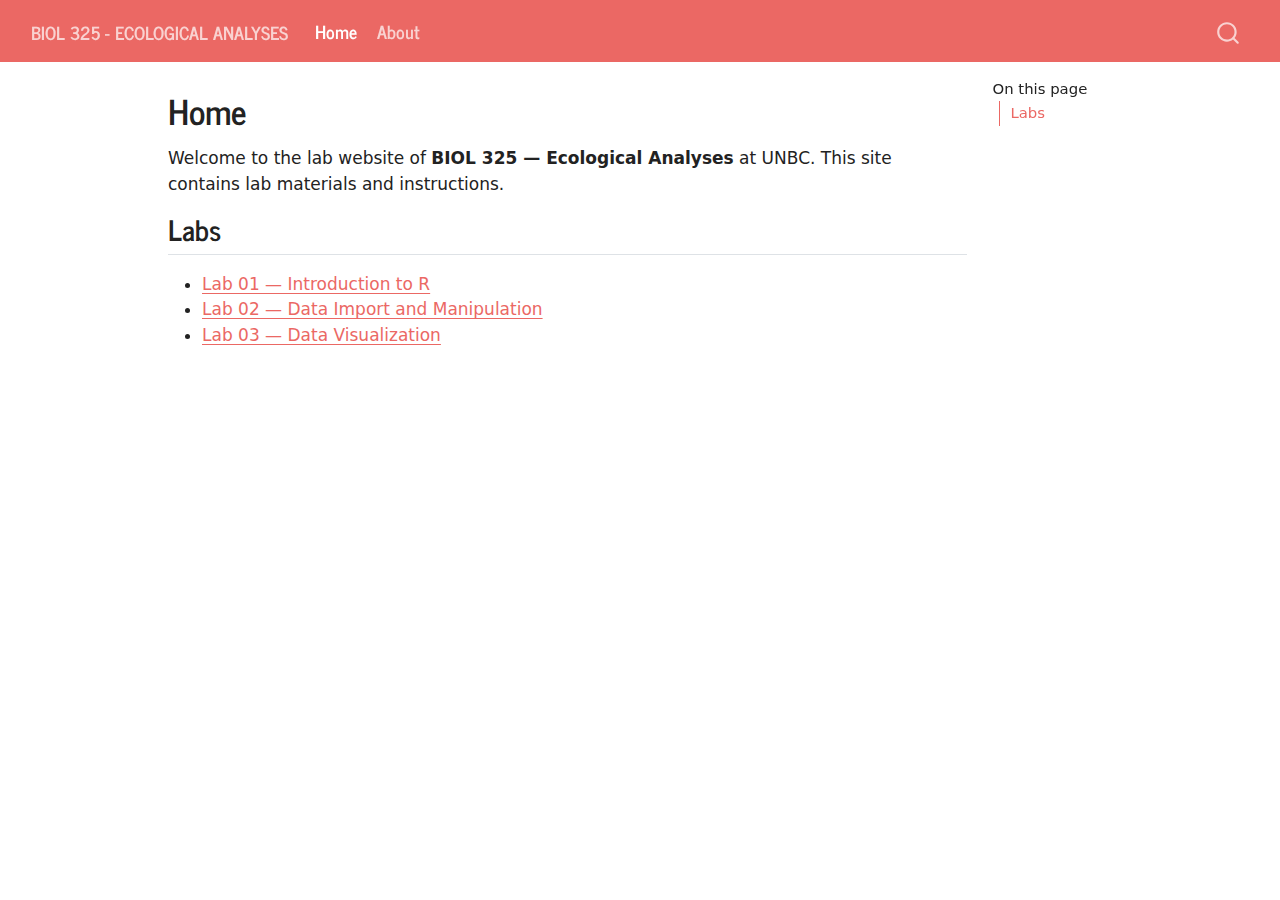
<file: _site/index.html>
<!DOCTYPE html>
<html xmlns="http://www.w3.org/1999/xhtml" lang="en" xml:lang="en"><head>

<meta charset="utf-8">
<meta name="generator" content="quarto-1.5.43">

<meta name="viewport" content="width=device-width, initial-scale=1.0, user-scalable=yes">


<title>BIOL 325 - Ecological Analyses – Home</title>
<style>
code{white-space: pre-wrap;}
span.smallcaps{font-variant: small-caps;}
div.columns{display: flex; gap: min(4vw, 1.5em);}
div.column{flex: auto; overflow-x: auto;}
div.hanging-indent{margin-left: 1.5em; text-indent: -1.5em;}
ul.task-list{list-style: none;}
ul.task-list li input[type="checkbox"] {
  width: 0.8em;
  margin: 0 0.8em 0.2em -1em; /* quarto-specific, see https://github.com/quarto-dev/quarto-cli/issues/4556 */ 
  vertical-align: middle;
}
</style>


<script src="site_libs/quarto-nav/quarto-nav.js"></script>
<script src="site_libs/quarto-nav/headroom.min.js"></script>
<script src="site_libs/clipboard/clipboard.min.js"></script>
<script src="site_libs/quarto-search/autocomplete.umd.js"></script>
<script src="site_libs/quarto-search/fuse.min.js"></script>
<script src="site_libs/quarto-search/quarto-search.js"></script>
<meta name="quarto:offset" content="./">
<script src="site_libs/quarto-html/quarto.js"></script>
<script src="site_libs/quarto-html/popper.min.js"></script>
<script src="site_libs/quarto-html/tippy.umd.min.js"></script>
<script src="site_libs/quarto-html/anchor.min.js"></script>
<link href="site_libs/quarto-html/tippy.css" rel="stylesheet">
<link href="site_libs/quarto-html/quarto-syntax-highlighting.css" rel="stylesheet" id="quarto-text-highlighting-styles">
<script src="site_libs/bootstrap/bootstrap.min.js"></script>
<link href="site_libs/bootstrap/bootstrap-icons.css" rel="stylesheet">
<link href="site_libs/bootstrap/bootstrap.min.css" rel="stylesheet" id="quarto-bootstrap" data-mode="light">
<script id="quarto-search-options" type="application/json">{
  "location": "navbar",
  "copy-button": false,
  "collapse-after": 3,
  "panel-placement": "end",
  "type": "overlay",
  "limit": 50,
  "keyboard-shortcut": [
    "f",
    "/",
    "s"
  ],
  "show-item-context": false,
  "language": {
    "search-no-results-text": "No results",
    "search-matching-documents-text": "matching documents",
    "search-copy-link-title": "Copy link to search",
    "search-hide-matches-text": "Hide additional matches",
    "search-more-match-text": "more match in this document",
    "search-more-matches-text": "more matches in this document",
    "search-clear-button-title": "Clear",
    "search-text-placeholder": "",
    "search-detached-cancel-button-title": "Cancel",
    "search-submit-button-title": "Submit",
    "search-label": "Search"
  }
}</script>


<link rel="stylesheet" href="styles.css">
</head>

<body class="nav-fixed">

<div id="quarto-search-results"></div>
  <header id="quarto-header" class="headroom fixed-top">
    <nav class="navbar navbar-expand-lg " data-bs-theme="dark">
      <div class="navbar-container container-fluid">
      <div class="navbar-brand-container mx-auto">
    <a class="navbar-brand" href="./index.html">
    <span class="navbar-title">BIOL 325 - Ecological Analyses</span>
    </a>
  </div>
            <div id="quarto-search" class="" title="Search"></div>
          <button class="navbar-toggler" type="button" data-bs-toggle="collapse" data-bs-target="#navbarCollapse" aria-controls="navbarCollapse" role="menu" aria-expanded="false" aria-label="Toggle navigation" onclick="if (window.quartoToggleHeadroom) { window.quartoToggleHeadroom(); }">
  <span class="navbar-toggler-icon"></span>
</button>
          <div class="collapse navbar-collapse" id="navbarCollapse">
            <ul class="navbar-nav navbar-nav-scroll me-auto">
  <li class="nav-item">
    <a class="nav-link active" href="./index.html" aria-current="page"> 
<span class="menu-text">Home</span></a>
  </li>  
  <li class="nav-item">
    <a class="nav-link" href="./about.html"> 
<span class="menu-text">About</span></a>
  </li>  
</ul>
          </div> <!-- /navcollapse -->
            <div class="quarto-navbar-tools">
</div>
      </div> <!-- /container-fluid -->
    </nav>
</header>
<!-- content -->
<div id="quarto-content" class="quarto-container page-columns page-rows-contents page-layout-article page-navbar">
<!-- sidebar -->
<!-- margin-sidebar -->
    <div id="quarto-margin-sidebar" class="sidebar margin-sidebar">
        <nav id="TOC" role="doc-toc" class="toc-active">
    <h2 id="toc-title">On this page</h2>
   
  <ul>
  <li><a href="#labs" id="toc-labs" class="nav-link active" data-scroll-target="#labs">Labs</a></li>
  </ul>
</nav>
    </div>
<!-- main -->
<main class="content" id="quarto-document-content">

<header id="title-block-header" class="quarto-title-block default">
<div class="quarto-title">
<h1 class="title">Home</h1>
</div>



<div class="quarto-title-meta">

    
  
    
  </div>
  


</header>


<p>Welcome to the lab website of <strong>BIOL 325 — Ecological Analyses</strong> at UNBC. This site contains lab materials and instructions.</p>
<section id="labs" class="level2">
<h2 class="anchored" data-anchor-id="labs">Labs</h2>
<ul>
<li><a href="./labs/lab-01.html">Lab 01 — Introduction to R</a></li>
<li><a href="./labs/lab-02.html">Lab 02 — Data Import and Manipulation</a></li>
<li><a href="labs/lab-03.qmd">Lab 03 — Data Visualization</a></li>
</ul>


</section>

</main> <!-- /main -->
<script id="quarto-html-after-body" type="application/javascript">
window.document.addEventListener("DOMContentLoaded", function (event) {
  const toggleBodyColorMode = (bsSheetEl) => {
    const mode = bsSheetEl.getAttribute("data-mode");
    const bodyEl = window.document.querySelector("body");
    if (mode === "dark") {
      bodyEl.classList.add("quarto-dark");
      bodyEl.classList.remove("quarto-light");
    } else {
      bodyEl.classList.add("quarto-light");
      bodyEl.classList.remove("quarto-dark");
    }
  }
  const toggleBodyColorPrimary = () => {
    const bsSheetEl = window.document.querySelector("link#quarto-bootstrap");
    if (bsSheetEl) {
      toggleBodyColorMode(bsSheetEl);
    }
  }
  toggleBodyColorPrimary();  
  const icon = "";
  const anchorJS = new window.AnchorJS();
  anchorJS.options = {
    placement: 'right',
    icon: icon
  };
  anchorJS.add('.anchored');
  const isCodeAnnotation = (el) => {
    for (const clz of el.classList) {
      if (clz.startsWith('code-annotation-')) {                     
        return true;
      }
    }
    return false;
  }
  const onCopySuccess = function(e) {
    // button target
    const button = e.trigger;
    // don't keep focus
    button.blur();
    // flash "checked"
    button.classList.add('code-copy-button-checked');
    var currentTitle = button.getAttribute("title");
    button.setAttribute("title", "Copied!");
    let tooltip;
    if (window.bootstrap) {
      button.setAttribute("data-bs-toggle", "tooltip");
      button.setAttribute("data-bs-placement", "left");
      button.setAttribute("data-bs-title", "Copied!");
      tooltip = new bootstrap.Tooltip(button, 
        { trigger: "manual", 
          customClass: "code-copy-button-tooltip",
          offset: [0, -8]});
      tooltip.show();    
    }
    setTimeout(function() {
      if (tooltip) {
        tooltip.hide();
        button.removeAttribute("data-bs-title");
        button.removeAttribute("data-bs-toggle");
        button.removeAttribute("data-bs-placement");
      }
      button.setAttribute("title", currentTitle);
      button.classList.remove('code-copy-button-checked');
    }, 1000);
    // clear code selection
    e.clearSelection();
  }
  const getTextToCopy = function(trigger) {
      const codeEl = trigger.previousElementSibling.cloneNode(true);
      for (const childEl of codeEl.children) {
        if (isCodeAnnotation(childEl)) {
          childEl.remove();
        }
      }
      return codeEl.innerText;
  }
  const clipboard = new window.ClipboardJS('.code-copy-button:not([data-in-quarto-modal])', {
    text: getTextToCopy
  });
  clipboard.on('success', onCopySuccess);
  if (window.document.getElementById('quarto-embedded-source-code-modal')) {
    // For code content inside modals, clipBoardJS needs to be initialized with a container option
    // TODO: Check when it could be a function (https://github.com/zenorocha/clipboard.js/issues/860)
    const clipboardModal = new window.ClipboardJS('.code-copy-button[data-in-quarto-modal]', {
      text: getTextToCopy,
      container: window.document.getElementById('quarto-embedded-source-code-modal')
    });
    clipboardModal.on('success', onCopySuccess);
  }
    var localhostRegex = new RegExp(/^(?:http|https):\/\/localhost\:?[0-9]*\//);
    var mailtoRegex = new RegExp(/^mailto:/);
      var filterRegex = new RegExp('/' + window.location.host + '/');
    var isInternal = (href) => {
        return filterRegex.test(href) || localhostRegex.test(href) || mailtoRegex.test(href);
    }
    // Inspect non-navigation links and adorn them if external
 	var links = window.document.querySelectorAll('a[href]:not(.nav-link):not(.navbar-brand):not(.toc-action):not(.sidebar-link):not(.sidebar-item-toggle):not(.pagination-link):not(.no-external):not([aria-hidden]):not(.dropdown-item):not(.quarto-navigation-tool):not(.about-link)');
    for (var i=0; i<links.length; i++) {
      const link = links[i];
      if (!isInternal(link.href)) {
        // undo the damage that might have been done by quarto-nav.js in the case of
        // links that we want to consider external
        if (link.dataset.originalHref !== undefined) {
          link.href = link.dataset.originalHref;
        }
      }
    }
  function tippyHover(el, contentFn, onTriggerFn, onUntriggerFn) {
    const config = {
      allowHTML: true,
      maxWidth: 500,
      delay: 100,
      arrow: false,
      appendTo: function(el) {
          return el.parentElement;
      },
      interactive: true,
      interactiveBorder: 10,
      theme: 'quarto',
      placement: 'bottom-start',
    };
    if (contentFn) {
      config.content = contentFn;
    }
    if (onTriggerFn) {
      config.onTrigger = onTriggerFn;
    }
    if (onUntriggerFn) {
      config.onUntrigger = onUntriggerFn;
    }
    window.tippy(el, config); 
  }
  const noterefs = window.document.querySelectorAll('a[role="doc-noteref"]');
  for (var i=0; i<noterefs.length; i++) {
    const ref = noterefs[i];
    tippyHover(ref, function() {
      // use id or data attribute instead here
      let href = ref.getAttribute('data-footnote-href') || ref.getAttribute('href');
      try { href = new URL(href).hash; } catch {}
      const id = href.replace(/^#\/?/, "");
      const note = window.document.getElementById(id);
      if (note) {
        return note.innerHTML;
      } else {
        return "";
      }
    });
  }
  const xrefs = window.document.querySelectorAll('a.quarto-xref');
  const processXRef = (id, note) => {
    // Strip column container classes
    const stripColumnClz = (el) => {
      el.classList.remove("page-full", "page-columns");
      if (el.children) {
        for (const child of el.children) {
          stripColumnClz(child);
        }
      }
    }
    stripColumnClz(note)
    if (id === null || id.startsWith('sec-')) {
      // Special case sections, only their first couple elements
      const container = document.createElement("div");
      if (note.children && note.children.length > 2) {
        container.appendChild(note.children[0].cloneNode(true));
        for (let i = 1; i < note.children.length; i++) {
          const child = note.children[i];
          if (child.tagName === "P" && child.innerText === "") {
            continue;
          } else {
            container.appendChild(child.cloneNode(true));
            break;
          }
        }
        if (window.Quarto?.typesetMath) {
          window.Quarto.typesetMath(container);
        }
        return container.innerHTML
      } else {
        if (window.Quarto?.typesetMath) {
          window.Quarto.typesetMath(note);
        }
        return note.innerHTML;
      }
    } else {
      // Remove any anchor links if they are present
      const anchorLink = note.querySelector('a.anchorjs-link');
      if (anchorLink) {
        anchorLink.remove();
      }
      if (window.Quarto?.typesetMath) {
        window.Quarto.typesetMath(note);
      }
      // TODO in 1.5, we should make sure this works without a callout special case
      if (note.classList.contains("callout")) {
        return note.outerHTML;
      } else {
        return note.innerHTML;
      }
    }
  }
  for (var i=0; i<xrefs.length; i++) {
    const xref = xrefs[i];
    tippyHover(xref, undefined, function(instance) {
      instance.disable();
      let url = xref.getAttribute('href');
      let hash = undefined; 
      if (url.startsWith('#')) {
        hash = url;
      } else {
        try { hash = new URL(url).hash; } catch {}
      }
      if (hash) {
        const id = hash.replace(/^#\/?/, "");
        const note = window.document.getElementById(id);
        if (note !== null) {
          try {
            const html = processXRef(id, note.cloneNode(true));
            instance.setContent(html);
          } finally {
            instance.enable();
            instance.show();
          }
        } else {
          // See if we can fetch this
          fetch(url.split('#')[0])
          .then(res => res.text())
          .then(html => {
            const parser = new DOMParser();
            const htmlDoc = parser.parseFromString(html, "text/html");
            const note = htmlDoc.getElementById(id);
            if (note !== null) {
              const html = processXRef(id, note);
              instance.setContent(html);
            } 
          }).finally(() => {
            instance.enable();
            instance.show();
          });
        }
      } else {
        // See if we can fetch a full url (with no hash to target)
        // This is a special case and we should probably do some content thinning / targeting
        fetch(url)
        .then(res => res.text())
        .then(html => {
          const parser = new DOMParser();
          const htmlDoc = parser.parseFromString(html, "text/html");
          const note = htmlDoc.querySelector('main.content');
          if (note !== null) {
            // This should only happen for chapter cross references
            // (since there is no id in the URL)
            // remove the first header
            if (note.children.length > 0 && note.children[0].tagName === "HEADER") {
              note.children[0].remove();
            }
            const html = processXRef(null, note);
            instance.setContent(html);
          } 
        }).finally(() => {
          instance.enable();
          instance.show();
        });
      }
    }, function(instance) {
    });
  }
      let selectedAnnoteEl;
      const selectorForAnnotation = ( cell, annotation) => {
        let cellAttr = 'data-code-cell="' + cell + '"';
        let lineAttr = 'data-code-annotation="' +  annotation + '"';
        const selector = 'span[' + cellAttr + '][' + lineAttr + ']';
        return selector;
      }
      const selectCodeLines = (annoteEl) => {
        const doc = window.document;
        const targetCell = annoteEl.getAttribute("data-target-cell");
        const targetAnnotation = annoteEl.getAttribute("data-target-annotation");
        const annoteSpan = window.document.querySelector(selectorForAnnotation(targetCell, targetAnnotation));
        const lines = annoteSpan.getAttribute("data-code-lines").split(",");
        const lineIds = lines.map((line) => {
          return targetCell + "-" + line;
        })
        let top = null;
        let height = null;
        let parent = null;
        if (lineIds.length > 0) {
            //compute the position of the single el (top and bottom and make a div)
            const el = window.document.getElementById(lineIds[0]);
            top = el.offsetTop;
            height = el.offsetHeight;
            parent = el.parentElement.parentElement;
          if (lineIds.length > 1) {
            const lastEl = window.document.getElementById(lineIds[lineIds.length - 1]);
            const bottom = lastEl.offsetTop + lastEl.offsetHeight;
            height = bottom - top;
          }
          if (top !== null && height !== null && parent !== null) {
            // cook up a div (if necessary) and position it 
            let div = window.document.getElementById("code-annotation-line-highlight");
            if (div === null) {
              div = window.document.createElement("div");
              div.setAttribute("id", "code-annotation-line-highlight");
              div.style.position = 'absolute';
              parent.appendChild(div);
            }
            div.style.top = top - 2 + "px";
            div.style.height = height + 4 + "px";
            div.style.left = 0;
            let gutterDiv = window.document.getElementById("code-annotation-line-highlight-gutter");
            if (gutterDiv === null) {
              gutterDiv = window.document.createElement("div");
              gutterDiv.setAttribute("id", "code-annotation-line-highlight-gutter");
              gutterDiv.style.position = 'absolute';
              const codeCell = window.document.getElementById(targetCell);
              const gutter = codeCell.querySelector('.code-annotation-gutter');
              gutter.appendChild(gutterDiv);
            }
            gutterDiv.style.top = top - 2 + "px";
            gutterDiv.style.height = height + 4 + "px";
          }
          selectedAnnoteEl = annoteEl;
        }
      };
      const unselectCodeLines = () => {
        const elementsIds = ["code-annotation-line-highlight", "code-annotation-line-highlight-gutter"];
        elementsIds.forEach((elId) => {
          const div = window.document.getElementById(elId);
          if (div) {
            div.remove();
          }
        });
        selectedAnnoteEl = undefined;
      };
        // Handle positioning of the toggle
    window.addEventListener(
      "resize",
      throttle(() => {
        elRect = undefined;
        if (selectedAnnoteEl) {
          selectCodeLines(selectedAnnoteEl);
        }
      }, 10)
    );
    function throttle(fn, ms) {
    let throttle = false;
    let timer;
      return (...args) => {
        if(!throttle) { // first call gets through
            fn.apply(this, args);
            throttle = true;
        } else { // all the others get throttled
            if(timer) clearTimeout(timer); // cancel #2
            timer = setTimeout(() => {
              fn.apply(this, args);
              timer = throttle = false;
            }, ms);
        }
      };
    }
      // Attach click handler to the DT
      const annoteDls = window.document.querySelectorAll('dt[data-target-cell]');
      for (const annoteDlNode of annoteDls) {
        annoteDlNode.addEventListener('click', (event) => {
          const clickedEl = event.target;
          if (clickedEl !== selectedAnnoteEl) {
            unselectCodeLines();
            const activeEl = window.document.querySelector('dt[data-target-cell].code-annotation-active');
            if (activeEl) {
              activeEl.classList.remove('code-annotation-active');
            }
            selectCodeLines(clickedEl);
            clickedEl.classList.add('code-annotation-active');
          } else {
            // Unselect the line
            unselectCodeLines();
            clickedEl.classList.remove('code-annotation-active');
          }
        });
      }
  const findCites = (el) => {
    const parentEl = el.parentElement;
    if (parentEl) {
      const cites = parentEl.dataset.cites;
      if (cites) {
        return {
          el,
          cites: cites.split(' ')
        };
      } else {
        return findCites(el.parentElement)
      }
    } else {
      return undefined;
    }
  };
  var bibliorefs = window.document.querySelectorAll('a[role="doc-biblioref"]');
  for (var i=0; i<bibliorefs.length; i++) {
    const ref = bibliorefs[i];
    const citeInfo = findCites(ref);
    if (citeInfo) {
      tippyHover(citeInfo.el, function() {
        var popup = window.document.createElement('div');
        citeInfo.cites.forEach(function(cite) {
          var citeDiv = window.document.createElement('div');
          citeDiv.classList.add('hanging-indent');
          citeDiv.classList.add('csl-entry');
          var biblioDiv = window.document.getElementById('ref-' + cite);
          if (biblioDiv) {
            citeDiv.innerHTML = biblioDiv.innerHTML;
          }
          popup.appendChild(citeDiv);
        });
        return popup.innerHTML;
      });
    }
  }
});
</script>
</div> <!-- /content -->




</body></html>
</file>
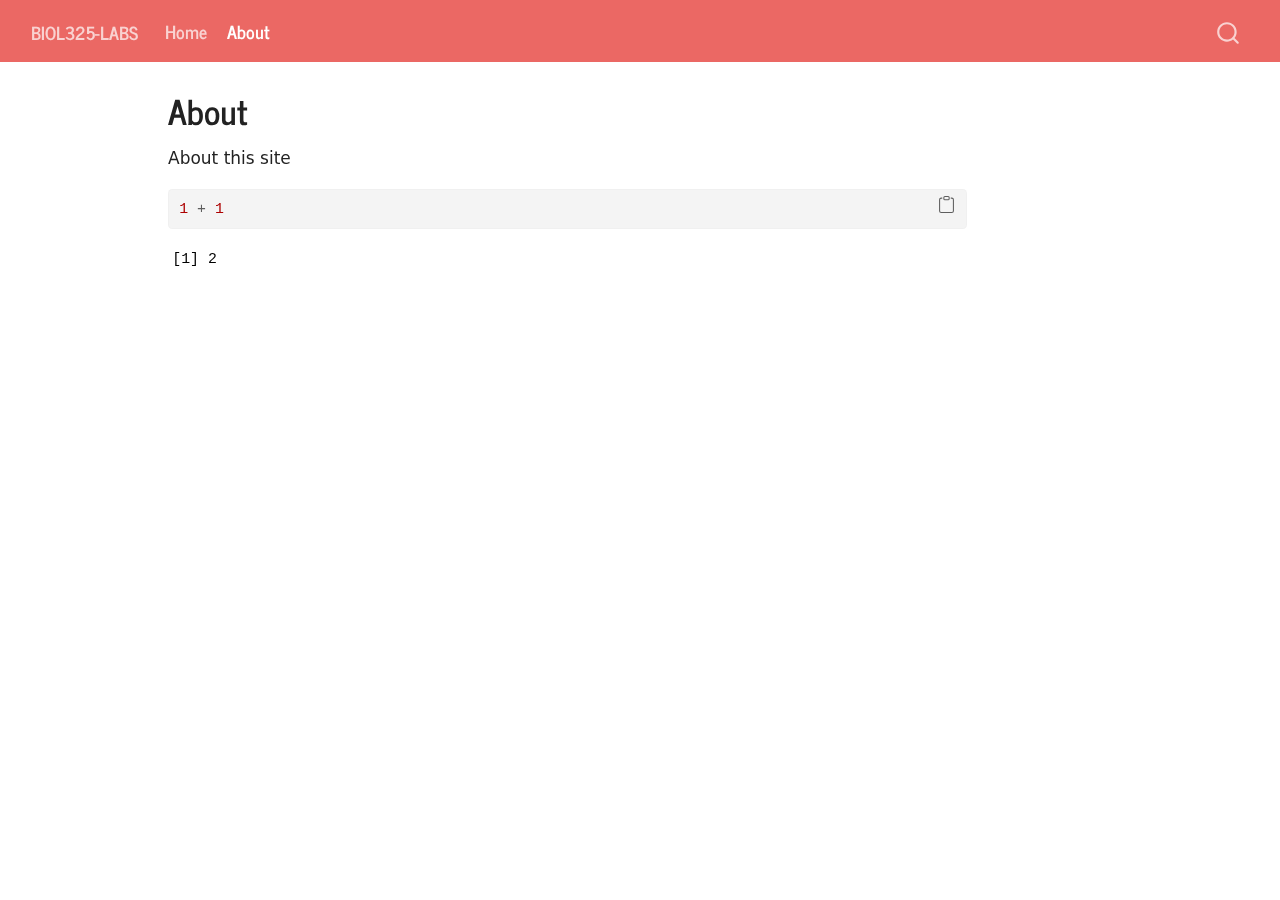
<file: _site/about.html>
<!DOCTYPE html>
<html xmlns="http://www.w3.org/1999/xhtml" lang="en" xml:lang="en"><head>

<meta charset="utf-8">
<meta name="generator" content="quarto-1.5.43">

<meta name="viewport" content="width=device-width, initial-scale=1.0, user-scalable=yes">


<title>biol325-labs – About</title>
<style>
code{white-space: pre-wrap;}
span.smallcaps{font-variant: small-caps;}
div.columns{display: flex; gap: min(4vw, 1.5em);}
div.column{flex: auto; overflow-x: auto;}
div.hanging-indent{margin-left: 1.5em; text-indent: -1.5em;}
ul.task-list{list-style: none;}
ul.task-list li input[type="checkbox"] {
  width: 0.8em;
  margin: 0 0.8em 0.2em -1em; /* quarto-specific, see https://github.com/quarto-dev/quarto-cli/issues/4556 */ 
  vertical-align: middle;
}
/* CSS for syntax highlighting */
pre > code.sourceCode { white-space: pre; position: relative; }
pre > code.sourceCode > span { line-height: 1.25; }
pre > code.sourceCode > span:empty { height: 1.2em; }
.sourceCode { overflow: visible; }
code.sourceCode > span { color: inherit; text-decoration: inherit; }
div.sourceCode { margin: 1em 0; }
pre.sourceCode { margin: 0; }
@media screen {
div.sourceCode { overflow: auto; }
}
@media print {
pre > code.sourceCode { white-space: pre-wrap; }
pre > code.sourceCode > span { display: inline-block; text-indent: -5em; padding-left: 5em; }
}
pre.numberSource code
  { counter-reset: source-line 0; }
pre.numberSource code > span
  { position: relative; left: -4em; counter-increment: source-line; }
pre.numberSource code > span > a:first-child::before
  { content: counter(source-line);
    position: relative; left: -1em; text-align: right; vertical-align: baseline;
    border: none; display: inline-block;
    -webkit-touch-callout: none; -webkit-user-select: none;
    -khtml-user-select: none; -moz-user-select: none;
    -ms-user-select: none; user-select: none;
    padding: 0 4px; width: 4em;
  }
pre.numberSource { margin-left: 3em;  padding-left: 4px; }
div.sourceCode
  {   }
@media screen {
pre > code.sourceCode > span > a:first-child::before { text-decoration: underline; }
}
</style>


<script src="site_libs/quarto-nav/quarto-nav.js"></script>
<script src="site_libs/quarto-nav/headroom.min.js"></script>
<script src="site_libs/clipboard/clipboard.min.js"></script>
<script src="site_libs/quarto-search/autocomplete.umd.js"></script>
<script src="site_libs/quarto-search/fuse.min.js"></script>
<script src="site_libs/quarto-search/quarto-search.js"></script>
<meta name="quarto:offset" content="./">
<script src="site_libs/quarto-html/quarto.js"></script>
<script src="site_libs/quarto-html/popper.min.js"></script>
<script src="site_libs/quarto-html/tippy.umd.min.js"></script>
<script src="site_libs/quarto-html/anchor.min.js"></script>
<link href="site_libs/quarto-html/tippy.css" rel="stylesheet">
<link href="site_libs/quarto-html/quarto-syntax-highlighting.css" rel="stylesheet" id="quarto-text-highlighting-styles">
<script src="site_libs/bootstrap/bootstrap.min.js"></script>
<link href="site_libs/bootstrap/bootstrap-icons.css" rel="stylesheet">
<link href="site_libs/bootstrap/bootstrap.min.css" rel="stylesheet" id="quarto-bootstrap" data-mode="light">
<script id="quarto-search-options" type="application/json">{
  "location": "navbar",
  "copy-button": false,
  "collapse-after": 3,
  "panel-placement": "end",
  "type": "overlay",
  "limit": 50,
  "keyboard-shortcut": [
    "f",
    "/",
    "s"
  ],
  "show-item-context": false,
  "language": {
    "search-no-results-text": "No results",
    "search-matching-documents-text": "matching documents",
    "search-copy-link-title": "Copy link to search",
    "search-hide-matches-text": "Hide additional matches",
    "search-more-match-text": "more match in this document",
    "search-more-matches-text": "more matches in this document",
    "search-clear-button-title": "Clear",
    "search-text-placeholder": "",
    "search-detached-cancel-button-title": "Cancel",
    "search-submit-button-title": "Submit",
    "search-label": "Search"
  }
}</script>


<link rel="stylesheet" href="styles.css">
</head>

<body class="nav-fixed">

<div id="quarto-search-results"></div>
  <header id="quarto-header" class="headroom fixed-top">
    <nav class="navbar navbar-expand-lg " data-bs-theme="dark">
      <div class="navbar-container container-fluid">
      <div class="navbar-brand-container mx-auto">
    <a class="navbar-brand" href="./index.html">
    <span class="navbar-title">biol325-labs</span>
    </a>
  </div>
            <div id="quarto-search" class="" title="Search"></div>
          <button class="navbar-toggler" type="button" data-bs-toggle="collapse" data-bs-target="#navbarCollapse" aria-controls="navbarCollapse" role="menu" aria-expanded="false" aria-label="Toggle navigation" onclick="if (window.quartoToggleHeadroom) { window.quartoToggleHeadroom(); }">
  <span class="navbar-toggler-icon"></span>
</button>
          <div class="collapse navbar-collapse" id="navbarCollapse">
            <ul class="navbar-nav navbar-nav-scroll me-auto">
  <li class="nav-item">
    <a class="nav-link" href="./index.html"> 
<span class="menu-text">Home</span></a>
  </li>  
  <li class="nav-item">
    <a class="nav-link active" href="./about.html" aria-current="page"> 
<span class="menu-text">About</span></a>
  </li>  
</ul>
          </div> <!-- /navcollapse -->
            <div class="quarto-navbar-tools">
</div>
      </div> <!-- /container-fluid -->
    </nav>
</header>
<!-- content -->
<div id="quarto-content" class="quarto-container page-columns page-rows-contents page-layout-article page-navbar">
<!-- sidebar -->
<!-- margin-sidebar -->
    <div id="quarto-margin-sidebar" class="sidebar margin-sidebar zindex-bottom">
        
    </div>
<!-- main -->
<main class="content" id="quarto-document-content">

<header id="title-block-header" class="quarto-title-block default">
<div class="quarto-title">
<h1 class="title">About</h1>
</div>



<div class="quarto-title-meta">

    
  
    
  </div>
  


</header>


<p>About this site</p>
<div class="cell">
<div class="sourceCode cell-code" id="cb1"><pre class="sourceCode r code-with-copy"><code class="sourceCode r"><span id="cb1-1"><a href="#cb1-1" aria-hidden="true" tabindex="-1"></a><span class="dv">1</span> <span class="sc">+</span> <span class="dv">1</span></span></code><button title="Copy to Clipboard" class="code-copy-button"><i class="bi"></i></button></pre></div>
<div class="cell-output cell-output-stdout">
<pre><code>[1] 2</code></pre>
</div>
</div>



</main> <!-- /main -->
<script id="quarto-html-after-body" type="application/javascript">
window.document.addEventListener("DOMContentLoaded", function (event) {
  const toggleBodyColorMode = (bsSheetEl) => {
    const mode = bsSheetEl.getAttribute("data-mode");
    const bodyEl = window.document.querySelector("body");
    if (mode === "dark") {
      bodyEl.classList.add("quarto-dark");
      bodyEl.classList.remove("quarto-light");
    } else {
      bodyEl.classList.add("quarto-light");
      bodyEl.classList.remove("quarto-dark");
    }
  }
  const toggleBodyColorPrimary = () => {
    const bsSheetEl = window.document.querySelector("link#quarto-bootstrap");
    if (bsSheetEl) {
      toggleBodyColorMode(bsSheetEl);
    }
  }
  toggleBodyColorPrimary();  
  const icon = "";
  const anchorJS = new window.AnchorJS();
  anchorJS.options = {
    placement: 'right',
    icon: icon
  };
  anchorJS.add('.anchored');
  const isCodeAnnotation = (el) => {
    for (const clz of el.classList) {
      if (clz.startsWith('code-annotation-')) {                     
        return true;
      }
    }
    return false;
  }
  const onCopySuccess = function(e) {
    // button target
    const button = e.trigger;
    // don't keep focus
    button.blur();
    // flash "checked"
    button.classList.add('code-copy-button-checked');
    var currentTitle = button.getAttribute("title");
    button.setAttribute("title", "Copied!");
    let tooltip;
    if (window.bootstrap) {
      button.setAttribute("data-bs-toggle", "tooltip");
      button.setAttribute("data-bs-placement", "left");
      button.setAttribute("data-bs-title", "Copied!");
      tooltip = new bootstrap.Tooltip(button, 
        { trigger: "manual", 
          customClass: "code-copy-button-tooltip",
          offset: [0, -8]});
      tooltip.show();    
    }
    setTimeout(function() {
      if (tooltip) {
        tooltip.hide();
        button.removeAttribute("data-bs-title");
        button.removeAttribute("data-bs-toggle");
        button.removeAttribute("data-bs-placement");
      }
      button.setAttribute("title", currentTitle);
      button.classList.remove('code-copy-button-checked');
    }, 1000);
    // clear code selection
    e.clearSelection();
  }
  const getTextToCopy = function(trigger) {
      const codeEl = trigger.previousElementSibling.cloneNode(true);
      for (const childEl of codeEl.children) {
        if (isCodeAnnotation(childEl)) {
          childEl.remove();
        }
      }
      return codeEl.innerText;
  }
  const clipboard = new window.ClipboardJS('.code-copy-button:not([data-in-quarto-modal])', {
    text: getTextToCopy
  });
  clipboard.on('success', onCopySuccess);
  if (window.document.getElementById('quarto-embedded-source-code-modal')) {
    // For code content inside modals, clipBoardJS needs to be initialized with a container option
    // TODO: Check when it could be a function (https://github.com/zenorocha/clipboard.js/issues/860)
    const clipboardModal = new window.ClipboardJS('.code-copy-button[data-in-quarto-modal]', {
      text: getTextToCopy,
      container: window.document.getElementById('quarto-embedded-source-code-modal')
    });
    clipboardModal.on('success', onCopySuccess);
  }
    var localhostRegex = new RegExp(/^(?:http|https):\/\/localhost\:?[0-9]*\//);
    var mailtoRegex = new RegExp(/^mailto:/);
      var filterRegex = new RegExp('/' + window.location.host + '/');
    var isInternal = (href) => {
        return filterRegex.test(href) || localhostRegex.test(href) || mailtoRegex.test(href);
    }
    // Inspect non-navigation links and adorn them if external
 	var links = window.document.querySelectorAll('a[href]:not(.nav-link):not(.navbar-brand):not(.toc-action):not(.sidebar-link):not(.sidebar-item-toggle):not(.pagination-link):not(.no-external):not([aria-hidden]):not(.dropdown-item):not(.quarto-navigation-tool):not(.about-link)');
    for (var i=0; i<links.length; i++) {
      const link = links[i];
      if (!isInternal(link.href)) {
        // undo the damage that might have been done by quarto-nav.js in the case of
        // links that we want to consider external
        if (link.dataset.originalHref !== undefined) {
          link.href = link.dataset.originalHref;
        }
      }
    }
  function tippyHover(el, contentFn, onTriggerFn, onUntriggerFn) {
    const config = {
      allowHTML: true,
      maxWidth: 500,
      delay: 100,
      arrow: false,
      appendTo: function(el) {
          return el.parentElement;
      },
      interactive: true,
      interactiveBorder: 10,
      theme: 'quarto',
      placement: 'bottom-start',
    };
    if (contentFn) {
      config.content = contentFn;
    }
    if (onTriggerFn) {
      config.onTrigger = onTriggerFn;
    }
    if (onUntriggerFn) {
      config.onUntrigger = onUntriggerFn;
    }
    window.tippy(el, config); 
  }
  const noterefs = window.document.querySelectorAll('a[role="doc-noteref"]');
  for (var i=0; i<noterefs.length; i++) {
    const ref = noterefs[i];
    tippyHover(ref, function() {
      // use id or data attribute instead here
      let href = ref.getAttribute('data-footnote-href') || ref.getAttribute('href');
      try { href = new URL(href).hash; } catch {}
      const id = href.replace(/^#\/?/, "");
      const note = window.document.getElementById(id);
      if (note) {
        return note.innerHTML;
      } else {
        return "";
      }
    });
  }
  const xrefs = window.document.querySelectorAll('a.quarto-xref');
  const processXRef = (id, note) => {
    // Strip column container classes
    const stripColumnClz = (el) => {
      el.classList.remove("page-full", "page-columns");
      if (el.children) {
        for (const child of el.children) {
          stripColumnClz(child);
        }
      }
    }
    stripColumnClz(note)
    if (id === null || id.startsWith('sec-')) {
      // Special case sections, only their first couple elements
      const container = document.createElement("div");
      if (note.children && note.children.length > 2) {
        container.appendChild(note.children[0].cloneNode(true));
        for (let i = 1; i < note.children.length; i++) {
          const child = note.children[i];
          if (child.tagName === "P" && child.innerText === "") {
            continue;
          } else {
            container.appendChild(child.cloneNode(true));
            break;
          }
        }
        if (window.Quarto?.typesetMath) {
          window.Quarto.typesetMath(container);
        }
        return container.innerHTML
      } else {
        if (window.Quarto?.typesetMath) {
          window.Quarto.typesetMath(note);
        }
        return note.innerHTML;
      }
    } else {
      // Remove any anchor links if they are present
      const anchorLink = note.querySelector('a.anchorjs-link');
      if (anchorLink) {
        anchorLink.remove();
      }
      if (window.Quarto?.typesetMath) {
        window.Quarto.typesetMath(note);
      }
      // TODO in 1.5, we should make sure this works without a callout special case
      if (note.classList.contains("callout")) {
        return note.outerHTML;
      } else {
        return note.innerHTML;
      }
    }
  }
  for (var i=0; i<xrefs.length; i++) {
    const xref = xrefs[i];
    tippyHover(xref, undefined, function(instance) {
      instance.disable();
      let url = xref.getAttribute('href');
      let hash = undefined; 
      if (url.startsWith('#')) {
        hash = url;
      } else {
        try { hash = new URL(url).hash; } catch {}
      }
      if (hash) {
        const id = hash.replace(/^#\/?/, "");
        const note = window.document.getElementById(id);
        if (note !== null) {
          try {
            const html = processXRef(id, note.cloneNode(true));
            instance.setContent(html);
          } finally {
            instance.enable();
            instance.show();
          }
        } else {
          // See if we can fetch this
          fetch(url.split('#')[0])
          .then(res => res.text())
          .then(html => {
            const parser = new DOMParser();
            const htmlDoc = parser.parseFromString(html, "text/html");
            const note = htmlDoc.getElementById(id);
            if (note !== null) {
              const html = processXRef(id, note);
              instance.setContent(html);
            } 
          }).finally(() => {
            instance.enable();
            instance.show();
          });
        }
      } else {
        // See if we can fetch a full url (with no hash to target)
        // This is a special case and we should probably do some content thinning / targeting
        fetch(url)
        .then(res => res.text())
        .then(html => {
          const parser = new DOMParser();
          const htmlDoc = parser.parseFromString(html, "text/html");
          const note = htmlDoc.querySelector('main.content');
          if (note !== null) {
            // This should only happen for chapter cross references
            // (since there is no id in the URL)
            // remove the first header
            if (note.children.length > 0 && note.children[0].tagName === "HEADER") {
              note.children[0].remove();
            }
            const html = processXRef(null, note);
            instance.setContent(html);
          } 
        }).finally(() => {
          instance.enable();
          instance.show();
        });
      }
    }, function(instance) {
    });
  }
      let selectedAnnoteEl;
      const selectorForAnnotation = ( cell, annotation) => {
        let cellAttr = 'data-code-cell="' + cell + '"';
        let lineAttr = 'data-code-annotation="' +  annotation + '"';
        const selector = 'span[' + cellAttr + '][' + lineAttr + ']';
        return selector;
      }
      const selectCodeLines = (annoteEl) => {
        const doc = window.document;
        const targetCell = annoteEl.getAttribute("data-target-cell");
        const targetAnnotation = annoteEl.getAttribute("data-target-annotation");
        const annoteSpan = window.document.querySelector(selectorForAnnotation(targetCell, targetAnnotation));
        const lines = annoteSpan.getAttribute("data-code-lines").split(",");
        const lineIds = lines.map((line) => {
          return targetCell + "-" + line;
        })
        let top = null;
        let height = null;
        let parent = null;
        if (lineIds.length > 0) {
            //compute the position of the single el (top and bottom and make a div)
            const el = window.document.getElementById(lineIds[0]);
            top = el.offsetTop;
            height = el.offsetHeight;
            parent = el.parentElement.parentElement;
          if (lineIds.length > 1) {
            const lastEl = window.document.getElementById(lineIds[lineIds.length - 1]);
            const bottom = lastEl.offsetTop + lastEl.offsetHeight;
            height = bottom - top;
          }
          if (top !== null && height !== null && parent !== null) {
            // cook up a div (if necessary) and position it 
            let div = window.document.getElementById("code-annotation-line-highlight");
            if (div === null) {
              div = window.document.createElement("div");
              div.setAttribute("id", "code-annotation-line-highlight");
              div.style.position = 'absolute';
              parent.appendChild(div);
            }
            div.style.top = top - 2 + "px";
            div.style.height = height + 4 + "px";
            div.style.left = 0;
            let gutterDiv = window.document.getElementById("code-annotation-line-highlight-gutter");
            if (gutterDiv === null) {
              gutterDiv = window.document.createElement("div");
              gutterDiv.setAttribute("id", "code-annotation-line-highlight-gutter");
              gutterDiv.style.position = 'absolute';
              const codeCell = window.document.getElementById(targetCell);
              const gutter = codeCell.querySelector('.code-annotation-gutter');
              gutter.appendChild(gutterDiv);
            }
            gutterDiv.style.top = top - 2 + "px";
            gutterDiv.style.height = height + 4 + "px";
          }
          selectedAnnoteEl = annoteEl;
        }
      };
      const unselectCodeLines = () => {
        const elementsIds = ["code-annotation-line-highlight", "code-annotation-line-highlight-gutter"];
        elementsIds.forEach((elId) => {
          const div = window.document.getElementById(elId);
          if (div) {
            div.remove();
          }
        });
        selectedAnnoteEl = undefined;
      };
        // Handle positioning of the toggle
    window.addEventListener(
      "resize",
      throttle(() => {
        elRect = undefined;
        if (selectedAnnoteEl) {
          selectCodeLines(selectedAnnoteEl);
        }
      }, 10)
    );
    function throttle(fn, ms) {
    let throttle = false;
    let timer;
      return (...args) => {
        if(!throttle) { // first call gets through
            fn.apply(this, args);
            throttle = true;
        } else { // all the others get throttled
            if(timer) clearTimeout(timer); // cancel #2
            timer = setTimeout(() => {
              fn.apply(this, args);
              timer = throttle = false;
            }, ms);
        }
      };
    }
      // Attach click handler to the DT
      const annoteDls = window.document.querySelectorAll('dt[data-target-cell]');
      for (const annoteDlNode of annoteDls) {
        annoteDlNode.addEventListener('click', (event) => {
          const clickedEl = event.target;
          if (clickedEl !== selectedAnnoteEl) {
            unselectCodeLines();
            const activeEl = window.document.querySelector('dt[data-target-cell].code-annotation-active');
            if (activeEl) {
              activeEl.classList.remove('code-annotation-active');
            }
            selectCodeLines(clickedEl);
            clickedEl.classList.add('code-annotation-active');
          } else {
            // Unselect the line
            unselectCodeLines();
            clickedEl.classList.remove('code-annotation-active');
          }
        });
      }
  const findCites = (el) => {
    const parentEl = el.parentElement;
    if (parentEl) {
      const cites = parentEl.dataset.cites;
      if (cites) {
        return {
          el,
          cites: cites.split(' ')
        };
      } else {
        return findCites(el.parentElement)
      }
    } else {
      return undefined;
    }
  };
  var bibliorefs = window.document.querySelectorAll('a[role="doc-biblioref"]');
  for (var i=0; i<bibliorefs.length; i++) {
    const ref = bibliorefs[i];
    const citeInfo = findCites(ref);
    if (citeInfo) {
      tippyHover(citeInfo.el, function() {
        var popup = window.document.createElement('div');
        citeInfo.cites.forEach(function(cite) {
          var citeDiv = window.document.createElement('div');
          citeDiv.classList.add('hanging-indent');
          citeDiv.classList.add('csl-entry');
          var biblioDiv = window.document.getElementById('ref-' + cite);
          if (biblioDiv) {
            citeDiv.innerHTML = biblioDiv.innerHTML;
          }
          popup.appendChild(citeDiv);
        });
        return popup.innerHTML;
      });
    }
  }
});
</script>
</div> <!-- /content -->




</body></html>
</file>
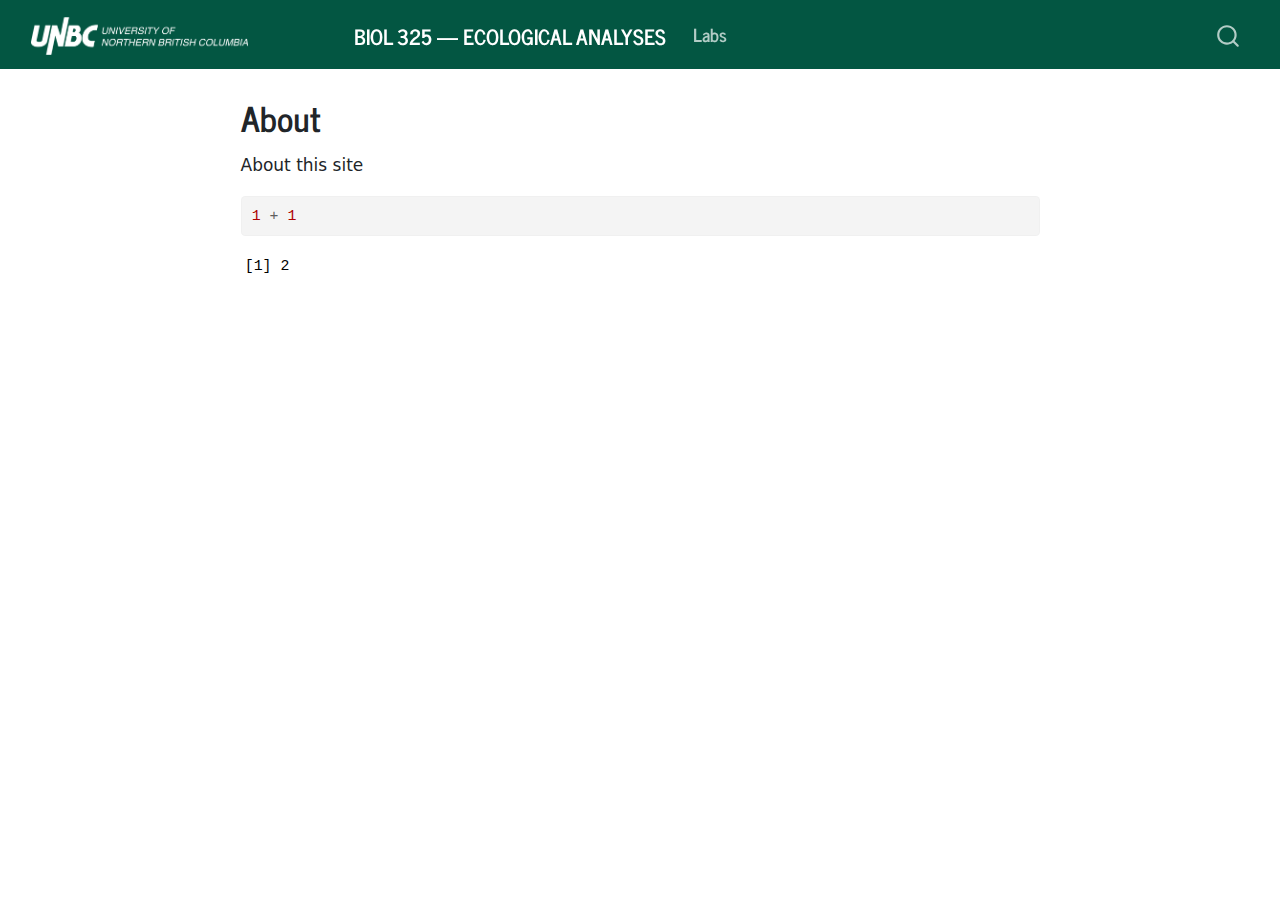
<file: docs/about.html>
<!DOCTYPE html>
<html xmlns="http://www.w3.org/1999/xhtml" lang="en" xml:lang="en"><head>

<meta charset="utf-8">
<meta name="generator" content="quarto-1.5.43">

<meta name="viewport" content="width=device-width, initial-scale=1.0, user-scalable=yes">


<title>BIOL 325 — Ecological Analyses – About</title>
<style>
code{white-space: pre-wrap;}
span.smallcaps{font-variant: small-caps;}
div.columns{display: flex; gap: min(4vw, 1.5em);}
div.column{flex: auto; overflow-x: auto;}
div.hanging-indent{margin-left: 1.5em; text-indent: -1.5em;}
ul.task-list{list-style: none;}
ul.task-list li input[type="checkbox"] {
  width: 0.8em;
  margin: 0 0.8em 0.2em -1em; /* quarto-specific, see https://github.com/quarto-dev/quarto-cli/issues/4556 */ 
  vertical-align: middle;
}
/* CSS for syntax highlighting */
pre > code.sourceCode { white-space: pre; position: relative; }
pre > code.sourceCode > span { line-height: 1.25; }
pre > code.sourceCode > span:empty { height: 1.2em; }
.sourceCode { overflow: visible; }
code.sourceCode > span { color: inherit; text-decoration: inherit; }
div.sourceCode { margin: 1em 0; }
pre.sourceCode { margin: 0; }
@media screen {
div.sourceCode { overflow: auto; }
}
@media print {
pre > code.sourceCode { white-space: pre-wrap; }
pre > code.sourceCode > span { display: inline-block; text-indent: -5em; padding-left: 5em; }
}
pre.numberSource code
  { counter-reset: source-line 0; }
pre.numberSource code > span
  { position: relative; left: -4em; counter-increment: source-line; }
pre.numberSource code > span > a:first-child::before
  { content: counter(source-line);
    position: relative; left: -1em; text-align: right; vertical-align: baseline;
    border: none; display: inline-block;
    -webkit-touch-callout: none; -webkit-user-select: none;
    -khtml-user-select: none; -moz-user-select: none;
    -ms-user-select: none; user-select: none;
    padding: 0 4px; width: 4em;
  }
pre.numberSource { margin-left: 3em;  padding-left: 4px; }
div.sourceCode
  {   }
@media screen {
pre > code.sourceCode > span > a:first-child::before { text-decoration: underline; }
}
</style>


<script src="site_libs/quarto-nav/quarto-nav.js"></script>
<script src="site_libs/quarto-nav/headroom.min.js"></script>
<script src="site_libs/clipboard/clipboard.min.js"></script>
<script src="site_libs/quarto-search/autocomplete.umd.js"></script>
<script src="site_libs/quarto-search/fuse.min.js"></script>
<script src="site_libs/quarto-search/quarto-search.js"></script>
<meta name="quarto:offset" content="./">
<script src="site_libs/quarto-html/quarto.js"></script>
<script src="site_libs/quarto-html/popper.min.js"></script>
<script src="site_libs/quarto-html/tippy.umd.min.js"></script>
<script src="site_libs/quarto-html/anchor.min.js"></script>
<link href="site_libs/quarto-html/tippy.css" rel="stylesheet">
<link href="site_libs/quarto-html/quarto-syntax-highlighting.css" rel="stylesheet" id="quarto-text-highlighting-styles">
<script src="site_libs/bootstrap/bootstrap.min.js"></script>
<link href="site_libs/bootstrap/bootstrap-icons.css" rel="stylesheet">
<link href="site_libs/bootstrap/bootstrap.min.css" rel="stylesheet" id="quarto-bootstrap" data-mode="light">
<script id="quarto-search-options" type="application/json">{
  "location": "navbar",
  "copy-button": false,
  "collapse-after": 3,
  "panel-placement": "end",
  "type": "overlay",
  "limit": 50,
  "keyboard-shortcut": [
    "f",
    "/",
    "s"
  ],
  "show-item-context": false,
  "language": {
    "search-no-results-text": "No results",
    "search-matching-documents-text": "matching documents",
    "search-copy-link-title": "Copy link to search",
    "search-hide-matches-text": "Hide additional matches",
    "search-more-match-text": "more match in this document",
    "search-more-matches-text": "more matches in this document",
    "search-clear-button-title": "Clear",
    "search-text-placeholder": "",
    "search-detached-cancel-button-title": "Cancel",
    "search-submit-button-title": "Submit",
    "search-label": "Search"
  }
}</script>


<link rel="stylesheet" href="styles.css">
</head>

<body class="nav-fixed fullcontent">

<div id="quarto-search-results"></div>
  <header id="quarto-header" class="headroom fixed-top">
    <nav class="navbar navbar-expand-lg " data-bs-theme="dark">
      <div class="navbar-container container-fluid">
      <div class="navbar-brand-container mx-auto">
    <a href="./index.html" class="navbar-brand navbar-brand-logo">
    <img src="./images/unbc_logo.png" alt="" class="navbar-logo">
    </a>
    <a class="navbar-brand" href="./index.html">
    <span class="navbar-title">BIOL 325 — Ecological Analyses</span>
    </a>
  </div>
            <div id="quarto-search" class="" title="Search"></div>
          <button class="navbar-toggler" type="button" data-bs-toggle="collapse" data-bs-target="#navbarCollapse" aria-controls="navbarCollapse" role="menu" aria-expanded="false" aria-label="Toggle navigation" onclick="if (window.quartoToggleHeadroom) { window.quartoToggleHeadroom(); }">
  <span class="navbar-toggler-icon"></span>
</button>
          <div class="collapse navbar-collapse" id="navbarCollapse">
            <ul class="navbar-nav navbar-nav-scroll me-auto">
  <li class="nav-item">
    <a class="nav-link" href="./index.html"> 
<span class="menu-text">Labs</span></a>
  </li>  
</ul>
          </div> <!-- /navcollapse -->
            <div class="quarto-navbar-tools">
</div>
      </div> <!-- /container-fluid -->
    </nav>
</header>
<!-- content -->
<div id="quarto-content" class="quarto-container page-columns page-rows-contents page-layout-article page-navbar">
<!-- sidebar -->
<!-- margin-sidebar -->
    
<!-- main -->
<main class="content" id="quarto-document-content">

<header id="title-block-header" class="quarto-title-block default">
<div class="quarto-title">
<h1 class="title">About</h1>
</div>



<div class="quarto-title-meta">

    
  
    
  </div>
  


</header>


<p>About this site</p>
<div class="cell">
<div class="sourceCode cell-code" id="cb1"><pre class="sourceCode r code-with-copy"><code class="sourceCode r"><span id="cb1-1"><a href="#cb1-1" aria-hidden="true" tabindex="-1"></a><span class="dv">1</span> <span class="sc">+</span> <span class="dv">1</span></span></code><button title="Copy to Clipboard" class="code-copy-button"><i class="bi"></i></button></pre></div>
<div class="cell-output cell-output-stdout">
<pre><code>[1] 2</code></pre>
</div>
</div>



</main> <!-- /main -->
<script id="quarto-html-after-body" type="application/javascript">
window.document.addEventListener("DOMContentLoaded", function (event) {
  const toggleBodyColorMode = (bsSheetEl) => {
    const mode = bsSheetEl.getAttribute("data-mode");
    const bodyEl = window.document.querySelector("body");
    if (mode === "dark") {
      bodyEl.classList.add("quarto-dark");
      bodyEl.classList.remove("quarto-light");
    } else {
      bodyEl.classList.add("quarto-light");
      bodyEl.classList.remove("quarto-dark");
    }
  }
  const toggleBodyColorPrimary = () => {
    const bsSheetEl = window.document.querySelector("link#quarto-bootstrap");
    if (bsSheetEl) {
      toggleBodyColorMode(bsSheetEl);
    }
  }
  toggleBodyColorPrimary();  
  const icon = "";
  const anchorJS = new window.AnchorJS();
  anchorJS.options = {
    placement: 'right',
    icon: icon
  };
  anchorJS.add('.anchored');
  const isCodeAnnotation = (el) => {
    for (const clz of el.classList) {
      if (clz.startsWith('code-annotation-')) {                     
        return true;
      }
    }
    return false;
  }
  const onCopySuccess = function(e) {
    // button target
    const button = e.trigger;
    // don't keep focus
    button.blur();
    // flash "checked"
    button.classList.add('code-copy-button-checked');
    var currentTitle = button.getAttribute("title");
    button.setAttribute("title", "Copied!");
    let tooltip;
    if (window.bootstrap) {
      button.setAttribute("data-bs-toggle", "tooltip");
      button.setAttribute("data-bs-placement", "left");
      button.setAttribute("data-bs-title", "Copied!");
      tooltip = new bootstrap.Tooltip(button, 
        { trigger: "manual", 
          customClass: "code-copy-button-tooltip",
          offset: [0, -8]});
      tooltip.show();    
    }
    setTimeout(function() {
      if (tooltip) {
        tooltip.hide();
        button.removeAttribute("data-bs-title");
        button.removeAttribute("data-bs-toggle");
        button.removeAttribute("data-bs-placement");
      }
      button.setAttribute("title", currentTitle);
      button.classList.remove('code-copy-button-checked');
    }, 1000);
    // clear code selection
    e.clearSelection();
  }
  const getTextToCopy = function(trigger) {
      const codeEl = trigger.previousElementSibling.cloneNode(true);
      for (const childEl of codeEl.children) {
        if (isCodeAnnotation(childEl)) {
          childEl.remove();
        }
      }
      return codeEl.innerText;
  }
  const clipboard = new window.ClipboardJS('.code-copy-button:not([data-in-quarto-modal])', {
    text: getTextToCopy
  });
  clipboard.on('success', onCopySuccess);
  if (window.document.getElementById('quarto-embedded-source-code-modal')) {
    // For code content inside modals, clipBoardJS needs to be initialized with a container option
    // TODO: Check when it could be a function (https://github.com/zenorocha/clipboard.js/issues/860)
    const clipboardModal = new window.ClipboardJS('.code-copy-button[data-in-quarto-modal]', {
      text: getTextToCopy,
      container: window.document.getElementById('quarto-embedded-source-code-modal')
    });
    clipboardModal.on('success', onCopySuccess);
  }
    var localhostRegex = new RegExp(/^(?:http|https):\/\/localhost\:?[0-9]*\//);
    var mailtoRegex = new RegExp(/^mailto:/);
      var filterRegex = new RegExp('/' + window.location.host + '/');
    var isInternal = (href) => {
        return filterRegex.test(href) || localhostRegex.test(href) || mailtoRegex.test(href);
    }
    // Inspect non-navigation links and adorn them if external
 	var links = window.document.querySelectorAll('a[href]:not(.nav-link):not(.navbar-brand):not(.toc-action):not(.sidebar-link):not(.sidebar-item-toggle):not(.pagination-link):not(.no-external):not([aria-hidden]):not(.dropdown-item):not(.quarto-navigation-tool):not(.about-link)');
    for (var i=0; i<links.length; i++) {
      const link = links[i];
      if (!isInternal(link.href)) {
        // undo the damage that might have been done by quarto-nav.js in the case of
        // links that we want to consider external
        if (link.dataset.originalHref !== undefined) {
          link.href = link.dataset.originalHref;
        }
      }
    }
  function tippyHover(el, contentFn, onTriggerFn, onUntriggerFn) {
    const config = {
      allowHTML: true,
      maxWidth: 500,
      delay: 100,
      arrow: false,
      appendTo: function(el) {
          return el.parentElement;
      },
      interactive: true,
      interactiveBorder: 10,
      theme: 'quarto',
      placement: 'bottom-start',
    };
    if (contentFn) {
      config.content = contentFn;
    }
    if (onTriggerFn) {
      config.onTrigger = onTriggerFn;
    }
    if (onUntriggerFn) {
      config.onUntrigger = onUntriggerFn;
    }
    window.tippy(el, config); 
  }
  const noterefs = window.document.querySelectorAll('a[role="doc-noteref"]');
  for (var i=0; i<noterefs.length; i++) {
    const ref = noterefs[i];
    tippyHover(ref, function() {
      // use id or data attribute instead here
      let href = ref.getAttribute('data-footnote-href') || ref.getAttribute('href');
      try { href = new URL(href).hash; } catch {}
      const id = href.replace(/^#\/?/, "");
      const note = window.document.getElementById(id);
      if (note) {
        return note.innerHTML;
      } else {
        return "";
      }
    });
  }
  const xrefs = window.document.querySelectorAll('a.quarto-xref');
  const processXRef = (id, note) => {
    // Strip column container classes
    const stripColumnClz = (el) => {
      el.classList.remove("page-full", "page-columns");
      if (el.children) {
        for (const child of el.children) {
          stripColumnClz(child);
        }
      }
    }
    stripColumnClz(note)
    if (id === null || id.startsWith('sec-')) {
      // Special case sections, only their first couple elements
      const container = document.createElement("div");
      if (note.children && note.children.length > 2) {
        container.appendChild(note.children[0].cloneNode(true));
        for (let i = 1; i < note.children.length; i++) {
          const child = note.children[i];
          if (child.tagName === "P" && child.innerText === "") {
            continue;
          } else {
            container.appendChild(child.cloneNode(true));
            break;
          }
        }
        if (window.Quarto?.typesetMath) {
          window.Quarto.typesetMath(container);
        }
        return container.innerHTML
      } else {
        if (window.Quarto?.typesetMath) {
          window.Quarto.typesetMath(note);
        }
        return note.innerHTML;
      }
    } else {
      // Remove any anchor links if they are present
      const anchorLink = note.querySelector('a.anchorjs-link');
      if (anchorLink) {
        anchorLink.remove();
      }
      if (window.Quarto?.typesetMath) {
        window.Quarto.typesetMath(note);
      }
      // TODO in 1.5, we should make sure this works without a callout special case
      if (note.classList.contains("callout")) {
        return note.outerHTML;
      } else {
        return note.innerHTML;
      }
    }
  }
  for (var i=0; i<xrefs.length; i++) {
    const xref = xrefs[i];
    tippyHover(xref, undefined, function(instance) {
      instance.disable();
      let url = xref.getAttribute('href');
      let hash = undefined; 
      if (url.startsWith('#')) {
        hash = url;
      } else {
        try { hash = new URL(url).hash; } catch {}
      }
      if (hash) {
        const id = hash.replace(/^#\/?/, "");
        const note = window.document.getElementById(id);
        if (note !== null) {
          try {
            const html = processXRef(id, note.cloneNode(true));
            instance.setContent(html);
          } finally {
            instance.enable();
            instance.show();
          }
        } else {
          // See if we can fetch this
          fetch(url.split('#')[0])
          .then(res => res.text())
          .then(html => {
            const parser = new DOMParser();
            const htmlDoc = parser.parseFromString(html, "text/html");
            const note = htmlDoc.getElementById(id);
            if (note !== null) {
              const html = processXRef(id, note);
              instance.setContent(html);
            } 
          }).finally(() => {
            instance.enable();
            instance.show();
          });
        }
      } else {
        // See if we can fetch a full url (with no hash to target)
        // This is a special case and we should probably do some content thinning / targeting
        fetch(url)
        .then(res => res.text())
        .then(html => {
          const parser = new DOMParser();
          const htmlDoc = parser.parseFromString(html, "text/html");
          const note = htmlDoc.querySelector('main.content');
          if (note !== null) {
            // This should only happen for chapter cross references
            // (since there is no id in the URL)
            // remove the first header
            if (note.children.length > 0 && note.children[0].tagName === "HEADER") {
              note.children[0].remove();
            }
            const html = processXRef(null, note);
            instance.setContent(html);
          } 
        }).finally(() => {
          instance.enable();
          instance.show();
        });
      }
    }, function(instance) {
    });
  }
      let selectedAnnoteEl;
      const selectorForAnnotation = ( cell, annotation) => {
        let cellAttr = 'data-code-cell="' + cell + '"';
        let lineAttr = 'data-code-annotation="' +  annotation + '"';
        const selector = 'span[' + cellAttr + '][' + lineAttr + ']';
        return selector;
      }
      const selectCodeLines = (annoteEl) => {
        const doc = window.document;
        const targetCell = annoteEl.getAttribute("data-target-cell");
        const targetAnnotation = annoteEl.getAttribute("data-target-annotation");
        const annoteSpan = window.document.querySelector(selectorForAnnotation(targetCell, targetAnnotation));
        const lines = annoteSpan.getAttribute("data-code-lines").split(",");
        const lineIds = lines.map((line) => {
          return targetCell + "-" + line;
        })
        let top = null;
        let height = null;
        let parent = null;
        if (lineIds.length > 0) {
            //compute the position of the single el (top and bottom and make a div)
            const el = window.document.getElementById(lineIds[0]);
            top = el.offsetTop;
            height = el.offsetHeight;
            parent = el.parentElement.parentElement;
          if (lineIds.length > 1) {
            const lastEl = window.document.getElementById(lineIds[lineIds.length - 1]);
            const bottom = lastEl.offsetTop + lastEl.offsetHeight;
            height = bottom - top;
          }
          if (top !== null && height !== null && parent !== null) {
            // cook up a div (if necessary) and position it 
            let div = window.document.getElementById("code-annotation-line-highlight");
            if (div === null) {
              div = window.document.createElement("div");
              div.setAttribute("id", "code-annotation-line-highlight");
              div.style.position = 'absolute';
              parent.appendChild(div);
            }
            div.style.top = top - 2 + "px";
            div.style.height = height + 4 + "px";
            div.style.left = 0;
            let gutterDiv = window.document.getElementById("code-annotation-line-highlight-gutter");
            if (gutterDiv === null) {
              gutterDiv = window.document.createElement("div");
              gutterDiv.setAttribute("id", "code-annotation-line-highlight-gutter");
              gutterDiv.style.position = 'absolute';
              const codeCell = window.document.getElementById(targetCell);
              const gutter = codeCell.querySelector('.code-annotation-gutter');
              gutter.appendChild(gutterDiv);
            }
            gutterDiv.style.top = top - 2 + "px";
            gutterDiv.style.height = height + 4 + "px";
          }
          selectedAnnoteEl = annoteEl;
        }
      };
      const unselectCodeLines = () => {
        const elementsIds = ["code-annotation-line-highlight", "code-annotation-line-highlight-gutter"];
        elementsIds.forEach((elId) => {
          const div = window.document.getElementById(elId);
          if (div) {
            div.remove();
          }
        });
        selectedAnnoteEl = undefined;
      };
        // Handle positioning of the toggle
    window.addEventListener(
      "resize",
      throttle(() => {
        elRect = undefined;
        if (selectedAnnoteEl) {
          selectCodeLines(selectedAnnoteEl);
        }
      }, 10)
    );
    function throttle(fn, ms) {
    let throttle = false;
    let timer;
      return (...args) => {
        if(!throttle) { // first call gets through
            fn.apply(this, args);
            throttle = true;
        } else { // all the others get throttled
            if(timer) clearTimeout(timer); // cancel #2
            timer = setTimeout(() => {
              fn.apply(this, args);
              timer = throttle = false;
            }, ms);
        }
      };
    }
      // Attach click handler to the DT
      const annoteDls = window.document.querySelectorAll('dt[data-target-cell]');
      for (const annoteDlNode of annoteDls) {
        annoteDlNode.addEventListener('click', (event) => {
          const clickedEl = event.target;
          if (clickedEl !== selectedAnnoteEl) {
            unselectCodeLines();
            const activeEl = window.document.querySelector('dt[data-target-cell].code-annotation-active');
            if (activeEl) {
              activeEl.classList.remove('code-annotation-active');
            }
            selectCodeLines(clickedEl);
            clickedEl.classList.add('code-annotation-active');
          } else {
            // Unselect the line
            unselectCodeLines();
            clickedEl.classList.remove('code-annotation-active');
          }
        });
      }
  const findCites = (el) => {
    const parentEl = el.parentElement;
    if (parentEl) {
      const cites = parentEl.dataset.cites;
      if (cites) {
        return {
          el,
          cites: cites.split(' ')
        };
      } else {
        return findCites(el.parentElement)
      }
    } else {
      return undefined;
    }
  };
  var bibliorefs = window.document.querySelectorAll('a[role="doc-biblioref"]');
  for (var i=0; i<bibliorefs.length; i++) {
    const ref = bibliorefs[i];
    const citeInfo = findCites(ref);
    if (citeInfo) {
      tippyHover(citeInfo.el, function() {
        var popup = window.document.createElement('div');
        citeInfo.cites.forEach(function(cite) {
          var citeDiv = window.document.createElement('div');
          citeDiv.classList.add('hanging-indent');
          citeDiv.classList.add('csl-entry');
          var biblioDiv = window.document.getElementById('ref-' + cite);
          if (biblioDiv) {
            citeDiv.innerHTML = biblioDiv.innerHTML;
          }
          popup.appendChild(citeDiv);
        });
        return popup.innerHTML;
      });
    }
  }
});
</script>
</div> <!-- /content -->




</body></html>
</file>
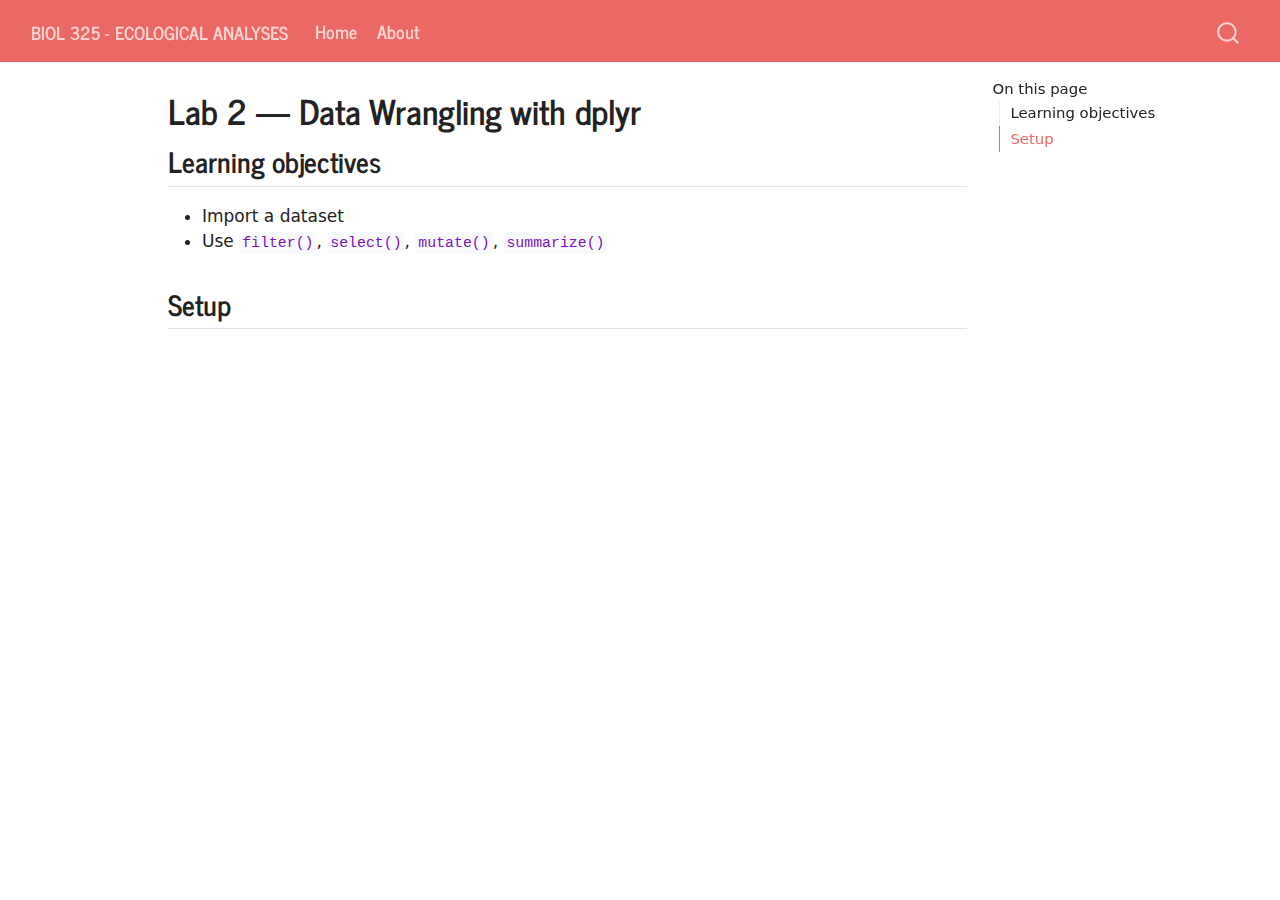
<file: _site/labs/lab-02.html>
<!DOCTYPE html>
<html xmlns="http://www.w3.org/1999/xhtml" lang="en" xml:lang="en"><head>

<meta charset="utf-8">
<meta name="generator" content="quarto-1.5.43">

<meta name="viewport" content="width=device-width, initial-scale=1.0, user-scalable=yes">


<title>BIOL 325 - Ecological Analyses – Lab 2 — Data Wrangling with dplyr</title>
<style>
code{white-space: pre-wrap;}
span.smallcaps{font-variant: small-caps;}
div.columns{display: flex; gap: min(4vw, 1.5em);}
div.column{flex: auto; overflow-x: auto;}
div.hanging-indent{margin-left: 1.5em; text-indent: -1.5em;}
ul.task-list{list-style: none;}
ul.task-list li input[type="checkbox"] {
  width: 0.8em;
  margin: 0 0.8em 0.2em -1em; /* quarto-specific, see https://github.com/quarto-dev/quarto-cli/issues/4556 */ 
  vertical-align: middle;
}
</style>


<script src="../site_libs/quarto-nav/quarto-nav.js"></script>
<script src="../site_libs/quarto-nav/headroom.min.js"></script>
<script src="../site_libs/clipboard/clipboard.min.js"></script>
<script src="../site_libs/quarto-search/autocomplete.umd.js"></script>
<script src="../site_libs/quarto-search/fuse.min.js"></script>
<script src="../site_libs/quarto-search/quarto-search.js"></script>
<meta name="quarto:offset" content="../">
<script src="../site_libs/quarto-html/quarto.js"></script>
<script src="../site_libs/quarto-html/popper.min.js"></script>
<script src="../site_libs/quarto-html/tippy.umd.min.js"></script>
<script src="../site_libs/quarto-html/anchor.min.js"></script>
<link href="../site_libs/quarto-html/tippy.css" rel="stylesheet">
<link href="../site_libs/quarto-html/quarto-syntax-highlighting.css" rel="stylesheet" id="quarto-text-highlighting-styles">
<script src="../site_libs/bootstrap/bootstrap.min.js"></script>
<link href="../site_libs/bootstrap/bootstrap-icons.css" rel="stylesheet">
<link href="../site_libs/bootstrap/bootstrap.min.css" rel="stylesheet" id="quarto-bootstrap" data-mode="light">
<script id="quarto-search-options" type="application/json">{
  "location": "navbar",
  "copy-button": false,
  "collapse-after": 3,
  "panel-placement": "end",
  "type": "overlay",
  "limit": 50,
  "keyboard-shortcut": [
    "f",
    "/",
    "s"
  ],
  "show-item-context": false,
  "language": {
    "search-no-results-text": "No results",
    "search-matching-documents-text": "matching documents",
    "search-copy-link-title": "Copy link to search",
    "search-hide-matches-text": "Hide additional matches",
    "search-more-match-text": "more match in this document",
    "search-more-matches-text": "more matches in this document",
    "search-clear-button-title": "Clear",
    "search-text-placeholder": "",
    "search-detached-cancel-button-title": "Cancel",
    "search-submit-button-title": "Submit",
    "search-label": "Search"
  }
}</script>


<link rel="stylesheet" href="../styles.css">
</head>

<body class="nav-fixed">

<div id="quarto-search-results"></div>
  <header id="quarto-header" class="headroom fixed-top">
    <nav class="navbar navbar-expand-lg " data-bs-theme="dark">
      <div class="navbar-container container-fluid">
      <div class="navbar-brand-container mx-auto">
    <a class="navbar-brand" href="../index.html">
    <span class="navbar-title">BIOL 325 - Ecological Analyses</span>
    </a>
  </div>
            <div id="quarto-search" class="" title="Search"></div>
          <button class="navbar-toggler" type="button" data-bs-toggle="collapse" data-bs-target="#navbarCollapse" aria-controls="navbarCollapse" role="menu" aria-expanded="false" aria-label="Toggle navigation" onclick="if (window.quartoToggleHeadroom) { window.quartoToggleHeadroom(); }">
  <span class="navbar-toggler-icon"></span>
</button>
          <div class="collapse navbar-collapse" id="navbarCollapse">
            <ul class="navbar-nav navbar-nav-scroll me-auto">
  <li class="nav-item">
    <a class="nav-link" href="../index.html"> 
<span class="menu-text">Home</span></a>
  </li>  
  <li class="nav-item">
    <a class="nav-link" href="../about.html"> 
<span class="menu-text">About</span></a>
  </li>  
</ul>
          </div> <!-- /navcollapse -->
            <div class="quarto-navbar-tools">
</div>
      </div> <!-- /container-fluid -->
    </nav>
</header>
<!-- content -->
<div id="quarto-content" class="quarto-container page-columns page-rows-contents page-layout-article page-navbar">
<!-- sidebar -->
<!-- margin-sidebar -->
    <div id="quarto-margin-sidebar" class="sidebar margin-sidebar">
        <nav id="TOC" role="doc-toc" class="toc-active">
    <h2 id="toc-title">On this page</h2>
   
  <ul>
  <li><a href="#learning-objectives" id="toc-learning-objectives" class="nav-link active" data-scroll-target="#learning-objectives">Learning objectives</a></li>
  <li><a href="#setup" id="toc-setup" class="nav-link" data-scroll-target="#setup">Setup</a></li>
  </ul>
</nav>
    </div>
<!-- main -->
<main class="content" id="quarto-document-content">

<header id="title-block-header" class="quarto-title-block default">
<div class="quarto-title">
<h1 class="title">Lab 2 — Data Wrangling with dplyr</h1>
</div>



<div class="quarto-title-meta">

    
  
    
  </div>
  


</header>


<section id="learning-objectives" class="level2">
<h2 class="anchored" data-anchor-id="learning-objectives">Learning objectives</h2>
<ul>
<li>Import a dataset</li>
<li>Use <code>filter()</code>, <code>select()</code>, <code>mutate()</code>, <code>summarize()</code></li>
</ul>
</section>
<section id="setup" class="level2">
<h2 class="anchored" data-anchor-id="setup">Setup</h2>
<pre><code></code></pre>


</section>

</main> <!-- /main -->
<script id="quarto-html-after-body" type="application/javascript">
window.document.addEventListener("DOMContentLoaded", function (event) {
  const toggleBodyColorMode = (bsSheetEl) => {
    const mode = bsSheetEl.getAttribute("data-mode");
    const bodyEl = window.document.querySelector("body");
    if (mode === "dark") {
      bodyEl.classList.add("quarto-dark");
      bodyEl.classList.remove("quarto-light");
    } else {
      bodyEl.classList.add("quarto-light");
      bodyEl.classList.remove("quarto-dark");
    }
  }
  const toggleBodyColorPrimary = () => {
    const bsSheetEl = window.document.querySelector("link#quarto-bootstrap");
    if (bsSheetEl) {
      toggleBodyColorMode(bsSheetEl);
    }
  }
  toggleBodyColorPrimary();  
  const icon = "";
  const anchorJS = new window.AnchorJS();
  anchorJS.options = {
    placement: 'right',
    icon: icon
  };
  anchorJS.add('.anchored');
  const isCodeAnnotation = (el) => {
    for (const clz of el.classList) {
      if (clz.startsWith('code-annotation-')) {                     
        return true;
      }
    }
    return false;
  }
  const onCopySuccess = function(e) {
    // button target
    const button = e.trigger;
    // don't keep focus
    button.blur();
    // flash "checked"
    button.classList.add('code-copy-button-checked');
    var currentTitle = button.getAttribute("title");
    button.setAttribute("title", "Copied!");
    let tooltip;
    if (window.bootstrap) {
      button.setAttribute("data-bs-toggle", "tooltip");
      button.setAttribute("data-bs-placement", "left");
      button.setAttribute("data-bs-title", "Copied!");
      tooltip = new bootstrap.Tooltip(button, 
        { trigger: "manual", 
          customClass: "code-copy-button-tooltip",
          offset: [0, -8]});
      tooltip.show();    
    }
    setTimeout(function() {
      if (tooltip) {
        tooltip.hide();
        button.removeAttribute("data-bs-title");
        button.removeAttribute("data-bs-toggle");
        button.removeAttribute("data-bs-placement");
      }
      button.setAttribute("title", currentTitle);
      button.classList.remove('code-copy-button-checked');
    }, 1000);
    // clear code selection
    e.clearSelection();
  }
  const getTextToCopy = function(trigger) {
      const codeEl = trigger.previousElementSibling.cloneNode(true);
      for (const childEl of codeEl.children) {
        if (isCodeAnnotation(childEl)) {
          childEl.remove();
        }
      }
      return codeEl.innerText;
  }
  const clipboard = new window.ClipboardJS('.code-copy-button:not([data-in-quarto-modal])', {
    text: getTextToCopy
  });
  clipboard.on('success', onCopySuccess);
  if (window.document.getElementById('quarto-embedded-source-code-modal')) {
    // For code content inside modals, clipBoardJS needs to be initialized with a container option
    // TODO: Check when it could be a function (https://github.com/zenorocha/clipboard.js/issues/860)
    const clipboardModal = new window.ClipboardJS('.code-copy-button[data-in-quarto-modal]', {
      text: getTextToCopy,
      container: window.document.getElementById('quarto-embedded-source-code-modal')
    });
    clipboardModal.on('success', onCopySuccess);
  }
    var localhostRegex = new RegExp(/^(?:http|https):\/\/localhost\:?[0-9]*\//);
    var mailtoRegex = new RegExp(/^mailto:/);
      var filterRegex = new RegExp('/' + window.location.host + '/');
    var isInternal = (href) => {
        return filterRegex.test(href) || localhostRegex.test(href) || mailtoRegex.test(href);
    }
    // Inspect non-navigation links and adorn them if external
 	var links = window.document.querySelectorAll('a[href]:not(.nav-link):not(.navbar-brand):not(.toc-action):not(.sidebar-link):not(.sidebar-item-toggle):not(.pagination-link):not(.no-external):not([aria-hidden]):not(.dropdown-item):not(.quarto-navigation-tool):not(.about-link)');
    for (var i=0; i<links.length; i++) {
      const link = links[i];
      if (!isInternal(link.href)) {
        // undo the damage that might have been done by quarto-nav.js in the case of
        // links that we want to consider external
        if (link.dataset.originalHref !== undefined) {
          link.href = link.dataset.originalHref;
        }
      }
    }
  function tippyHover(el, contentFn, onTriggerFn, onUntriggerFn) {
    const config = {
      allowHTML: true,
      maxWidth: 500,
      delay: 100,
      arrow: false,
      appendTo: function(el) {
          return el.parentElement;
      },
      interactive: true,
      interactiveBorder: 10,
      theme: 'quarto',
      placement: 'bottom-start',
    };
    if (contentFn) {
      config.content = contentFn;
    }
    if (onTriggerFn) {
      config.onTrigger = onTriggerFn;
    }
    if (onUntriggerFn) {
      config.onUntrigger = onUntriggerFn;
    }
    window.tippy(el, config); 
  }
  const noterefs = window.document.querySelectorAll('a[role="doc-noteref"]');
  for (var i=0; i<noterefs.length; i++) {
    const ref = noterefs[i];
    tippyHover(ref, function() {
      // use id or data attribute instead here
      let href = ref.getAttribute('data-footnote-href') || ref.getAttribute('href');
      try { href = new URL(href).hash; } catch {}
      const id = href.replace(/^#\/?/, "");
      const note = window.document.getElementById(id);
      if (note) {
        return note.innerHTML;
      } else {
        return "";
      }
    });
  }
  const xrefs = window.document.querySelectorAll('a.quarto-xref');
  const processXRef = (id, note) => {
    // Strip column container classes
    const stripColumnClz = (el) => {
      el.classList.remove("page-full", "page-columns");
      if (el.children) {
        for (const child of el.children) {
          stripColumnClz(child);
        }
      }
    }
    stripColumnClz(note)
    if (id === null || id.startsWith('sec-')) {
      // Special case sections, only their first couple elements
      const container = document.createElement("div");
      if (note.children && note.children.length > 2) {
        container.appendChild(note.children[0].cloneNode(true));
        for (let i = 1; i < note.children.length; i++) {
          const child = note.children[i];
          if (child.tagName === "P" && child.innerText === "") {
            continue;
          } else {
            container.appendChild(child.cloneNode(true));
            break;
          }
        }
        if (window.Quarto?.typesetMath) {
          window.Quarto.typesetMath(container);
        }
        return container.innerHTML
      } else {
        if (window.Quarto?.typesetMath) {
          window.Quarto.typesetMath(note);
        }
        return note.innerHTML;
      }
    } else {
      // Remove any anchor links if they are present
      const anchorLink = note.querySelector('a.anchorjs-link');
      if (anchorLink) {
        anchorLink.remove();
      }
      if (window.Quarto?.typesetMath) {
        window.Quarto.typesetMath(note);
      }
      // TODO in 1.5, we should make sure this works without a callout special case
      if (note.classList.contains("callout")) {
        return note.outerHTML;
      } else {
        return note.innerHTML;
      }
    }
  }
  for (var i=0; i<xrefs.length; i++) {
    const xref = xrefs[i];
    tippyHover(xref, undefined, function(instance) {
      instance.disable();
      let url = xref.getAttribute('href');
      let hash = undefined; 
      if (url.startsWith('#')) {
        hash = url;
      } else {
        try { hash = new URL(url).hash; } catch {}
      }
      if (hash) {
        const id = hash.replace(/^#\/?/, "");
        const note = window.document.getElementById(id);
        if (note !== null) {
          try {
            const html = processXRef(id, note.cloneNode(true));
            instance.setContent(html);
          } finally {
            instance.enable();
            instance.show();
          }
        } else {
          // See if we can fetch this
          fetch(url.split('#')[0])
          .then(res => res.text())
          .then(html => {
            const parser = new DOMParser();
            const htmlDoc = parser.parseFromString(html, "text/html");
            const note = htmlDoc.getElementById(id);
            if (note !== null) {
              const html = processXRef(id, note);
              instance.setContent(html);
            } 
          }).finally(() => {
            instance.enable();
            instance.show();
          });
        }
      } else {
        // See if we can fetch a full url (with no hash to target)
        // This is a special case and we should probably do some content thinning / targeting
        fetch(url)
        .then(res => res.text())
        .then(html => {
          const parser = new DOMParser();
          const htmlDoc = parser.parseFromString(html, "text/html");
          const note = htmlDoc.querySelector('main.content');
          if (note !== null) {
            // This should only happen for chapter cross references
            // (since there is no id in the URL)
            // remove the first header
            if (note.children.length > 0 && note.children[0].tagName === "HEADER") {
              note.children[0].remove();
            }
            const html = processXRef(null, note);
            instance.setContent(html);
          } 
        }).finally(() => {
          instance.enable();
          instance.show();
        });
      }
    }, function(instance) {
    });
  }
      let selectedAnnoteEl;
      const selectorForAnnotation = ( cell, annotation) => {
        let cellAttr = 'data-code-cell="' + cell + '"';
        let lineAttr = 'data-code-annotation="' +  annotation + '"';
        const selector = 'span[' + cellAttr + '][' + lineAttr + ']';
        return selector;
      }
      const selectCodeLines = (annoteEl) => {
        const doc = window.document;
        const targetCell = annoteEl.getAttribute("data-target-cell");
        const targetAnnotation = annoteEl.getAttribute("data-target-annotation");
        const annoteSpan = window.document.querySelector(selectorForAnnotation(targetCell, targetAnnotation));
        const lines = annoteSpan.getAttribute("data-code-lines").split(",");
        const lineIds = lines.map((line) => {
          return targetCell + "-" + line;
        })
        let top = null;
        let height = null;
        let parent = null;
        if (lineIds.length > 0) {
            //compute the position of the single el (top and bottom and make a div)
            const el = window.document.getElementById(lineIds[0]);
            top = el.offsetTop;
            height = el.offsetHeight;
            parent = el.parentElement.parentElement;
          if (lineIds.length > 1) {
            const lastEl = window.document.getElementById(lineIds[lineIds.length - 1]);
            const bottom = lastEl.offsetTop + lastEl.offsetHeight;
            height = bottom - top;
          }
          if (top !== null && height !== null && parent !== null) {
            // cook up a div (if necessary) and position it 
            let div = window.document.getElementById("code-annotation-line-highlight");
            if (div === null) {
              div = window.document.createElement("div");
              div.setAttribute("id", "code-annotation-line-highlight");
              div.style.position = 'absolute';
              parent.appendChild(div);
            }
            div.style.top = top - 2 + "px";
            div.style.height = height + 4 + "px";
            div.style.left = 0;
            let gutterDiv = window.document.getElementById("code-annotation-line-highlight-gutter");
            if (gutterDiv === null) {
              gutterDiv = window.document.createElement("div");
              gutterDiv.setAttribute("id", "code-annotation-line-highlight-gutter");
              gutterDiv.style.position = 'absolute';
              const codeCell = window.document.getElementById(targetCell);
              const gutter = codeCell.querySelector('.code-annotation-gutter');
              gutter.appendChild(gutterDiv);
            }
            gutterDiv.style.top = top - 2 + "px";
            gutterDiv.style.height = height + 4 + "px";
          }
          selectedAnnoteEl = annoteEl;
        }
      };
      const unselectCodeLines = () => {
        const elementsIds = ["code-annotation-line-highlight", "code-annotation-line-highlight-gutter"];
        elementsIds.forEach((elId) => {
          const div = window.document.getElementById(elId);
          if (div) {
            div.remove();
          }
        });
        selectedAnnoteEl = undefined;
      };
        // Handle positioning of the toggle
    window.addEventListener(
      "resize",
      throttle(() => {
        elRect = undefined;
        if (selectedAnnoteEl) {
          selectCodeLines(selectedAnnoteEl);
        }
      }, 10)
    );
    function throttle(fn, ms) {
    let throttle = false;
    let timer;
      return (...args) => {
        if(!throttle) { // first call gets through
            fn.apply(this, args);
            throttle = true;
        } else { // all the others get throttled
            if(timer) clearTimeout(timer); // cancel #2
            timer = setTimeout(() => {
              fn.apply(this, args);
              timer = throttle = false;
            }, ms);
        }
      };
    }
      // Attach click handler to the DT
      const annoteDls = window.document.querySelectorAll('dt[data-target-cell]');
      for (const annoteDlNode of annoteDls) {
        annoteDlNode.addEventListener('click', (event) => {
          const clickedEl = event.target;
          if (clickedEl !== selectedAnnoteEl) {
            unselectCodeLines();
            const activeEl = window.document.querySelector('dt[data-target-cell].code-annotation-active');
            if (activeEl) {
              activeEl.classList.remove('code-annotation-active');
            }
            selectCodeLines(clickedEl);
            clickedEl.classList.add('code-annotation-active');
          } else {
            // Unselect the line
            unselectCodeLines();
            clickedEl.classList.remove('code-annotation-active');
          }
        });
      }
  const findCites = (el) => {
    const parentEl = el.parentElement;
    if (parentEl) {
      const cites = parentEl.dataset.cites;
      if (cites) {
        return {
          el,
          cites: cites.split(' ')
        };
      } else {
        return findCites(el.parentElement)
      }
    } else {
      return undefined;
    }
  };
  var bibliorefs = window.document.querySelectorAll('a[role="doc-biblioref"]');
  for (var i=0; i<bibliorefs.length; i++) {
    const ref = bibliorefs[i];
    const citeInfo = findCites(ref);
    if (citeInfo) {
      tippyHover(citeInfo.el, function() {
        var popup = window.document.createElement('div');
        citeInfo.cites.forEach(function(cite) {
          var citeDiv = window.document.createElement('div');
          citeDiv.classList.add('hanging-indent');
          citeDiv.classList.add('csl-entry');
          var biblioDiv = window.document.getElementById('ref-' + cite);
          if (biblioDiv) {
            citeDiv.innerHTML = biblioDiv.innerHTML;
          }
          popup.appendChild(citeDiv);
        });
        return popup.innerHTML;
      });
    }
  }
});
</script>
</div> <!-- /content -->




</body></html>
</file>
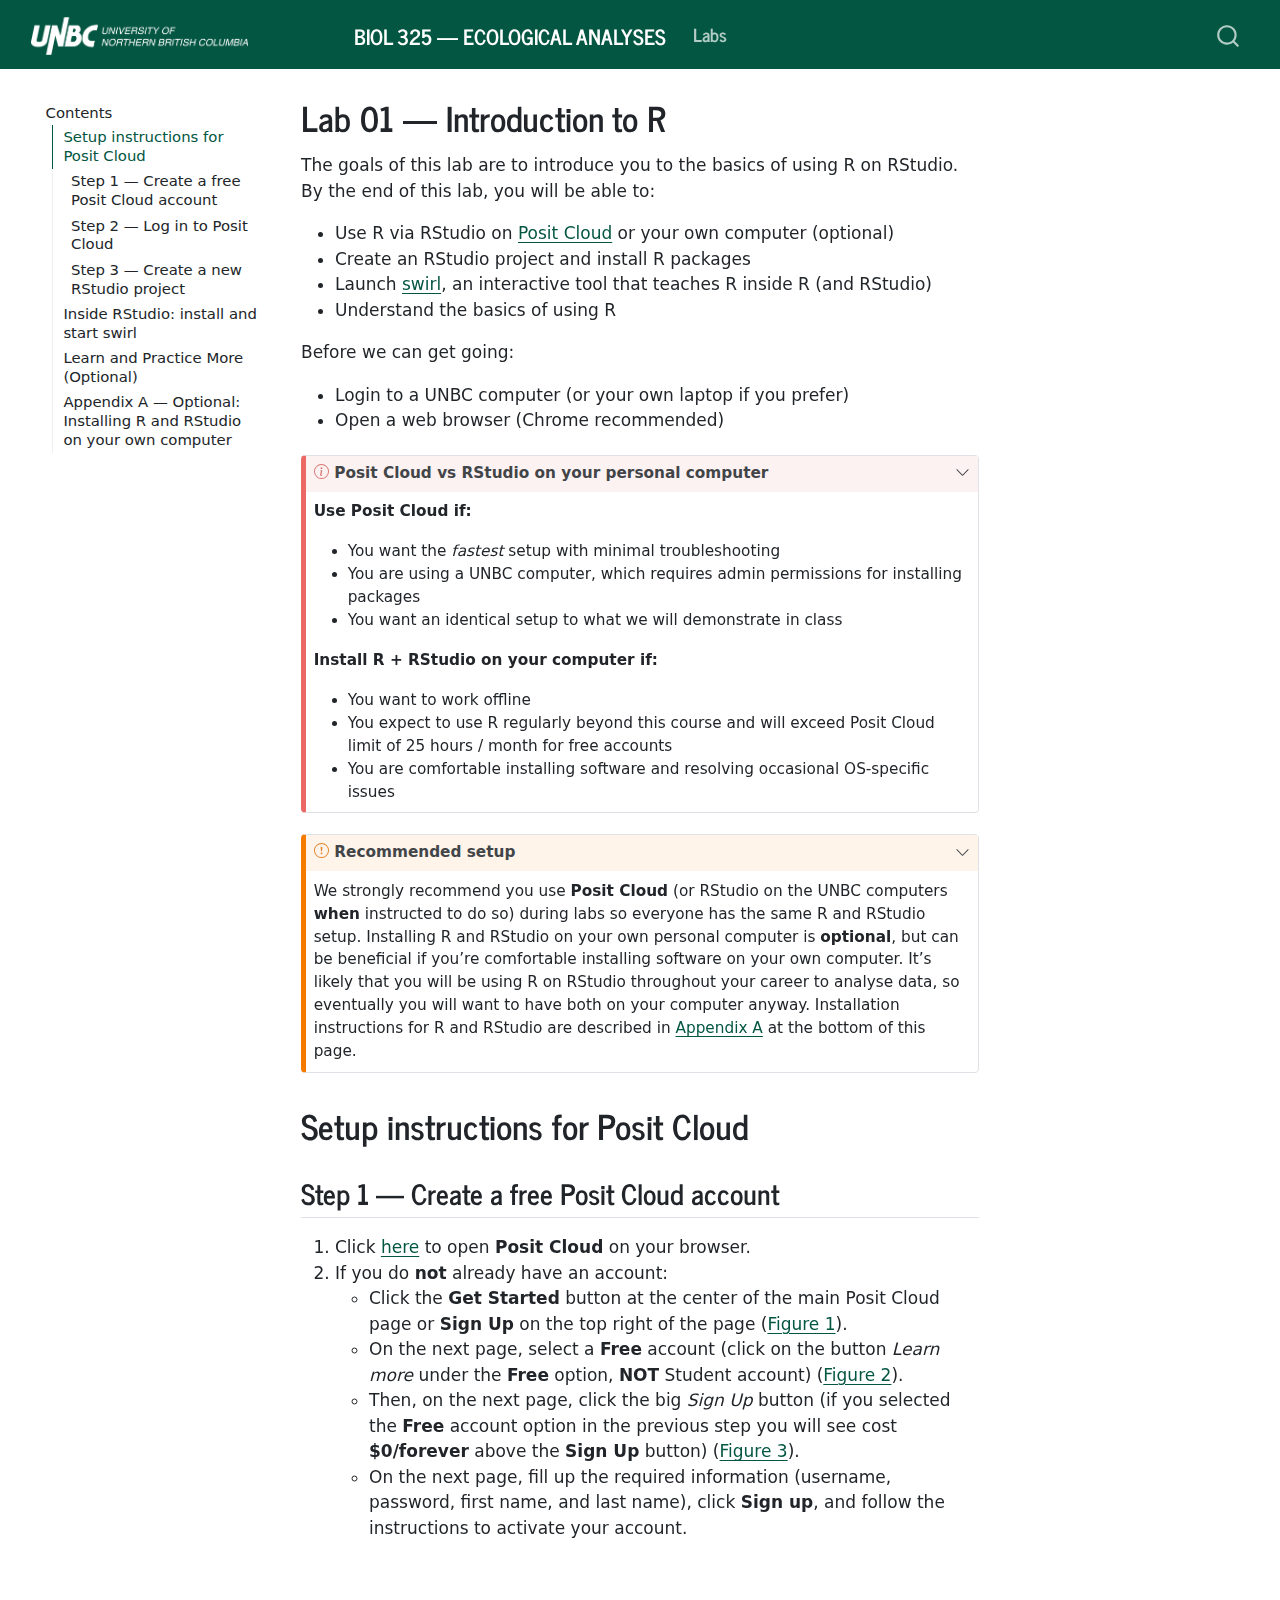
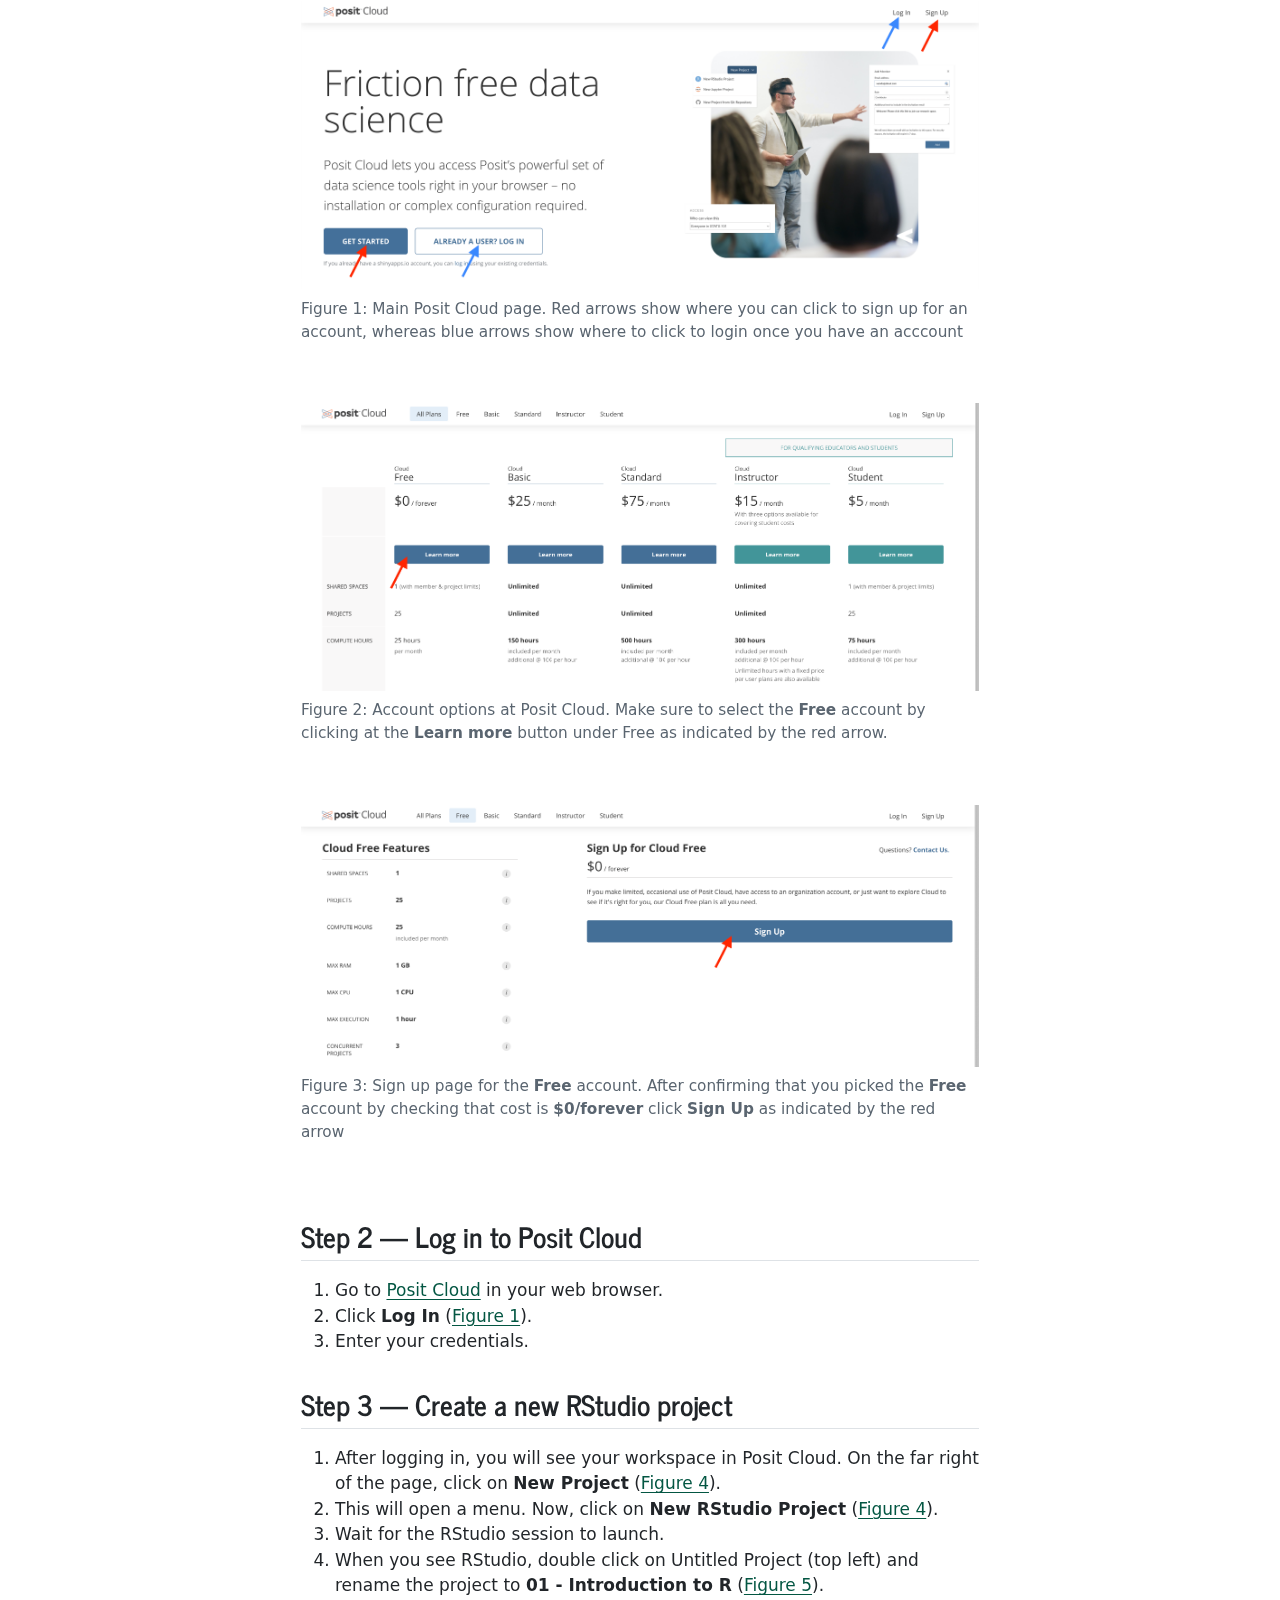
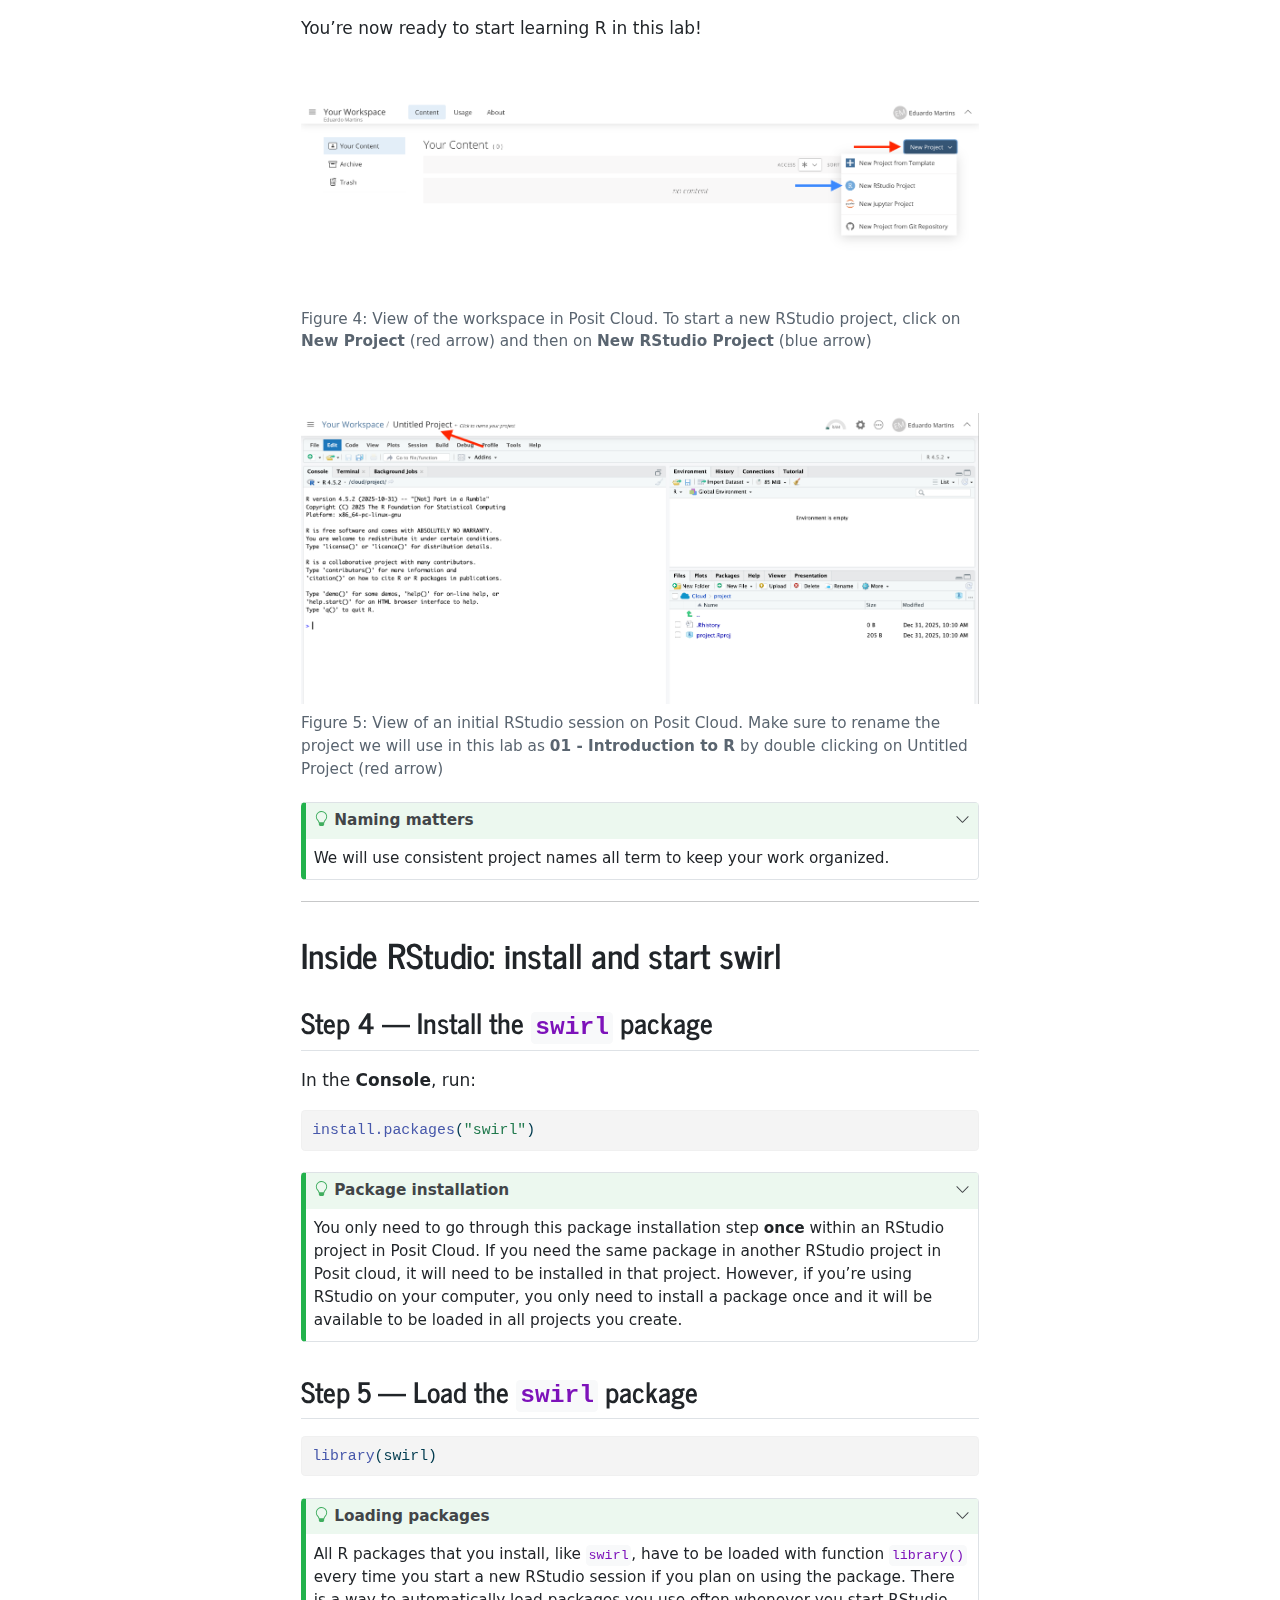
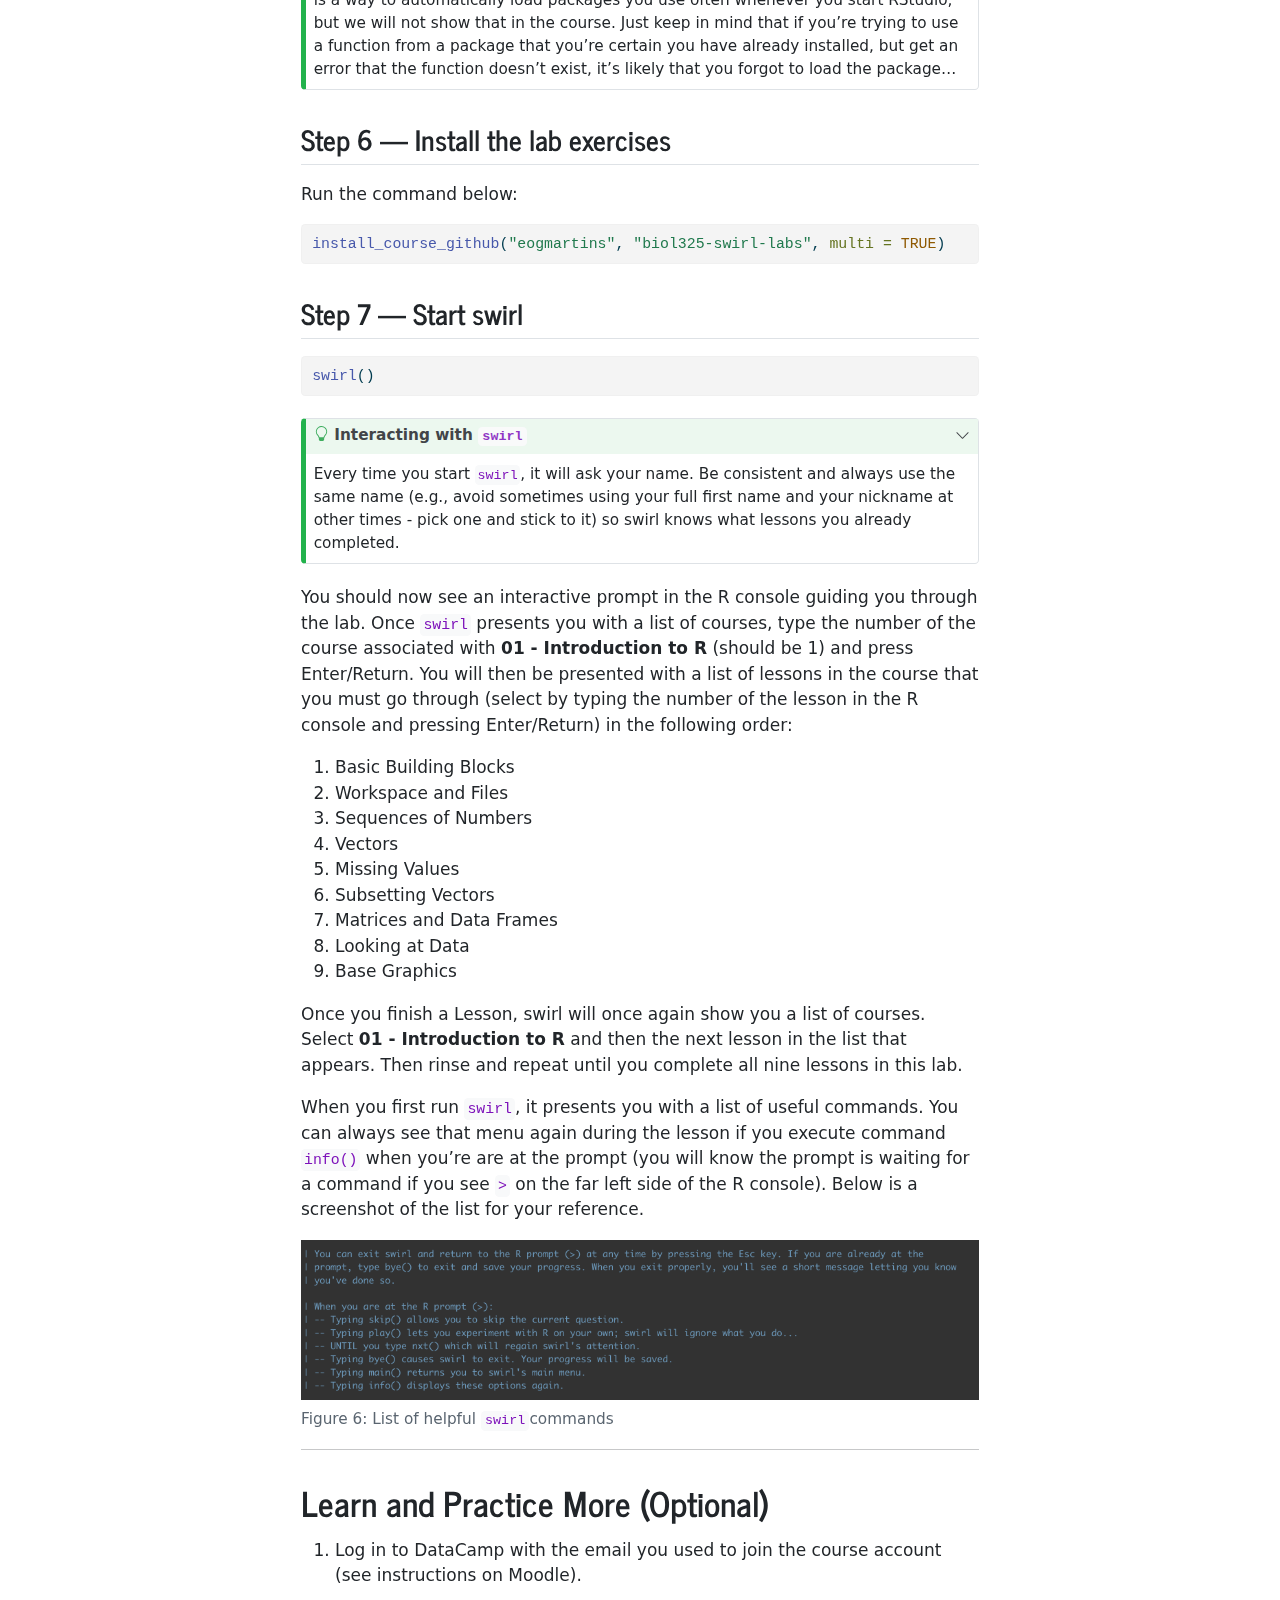
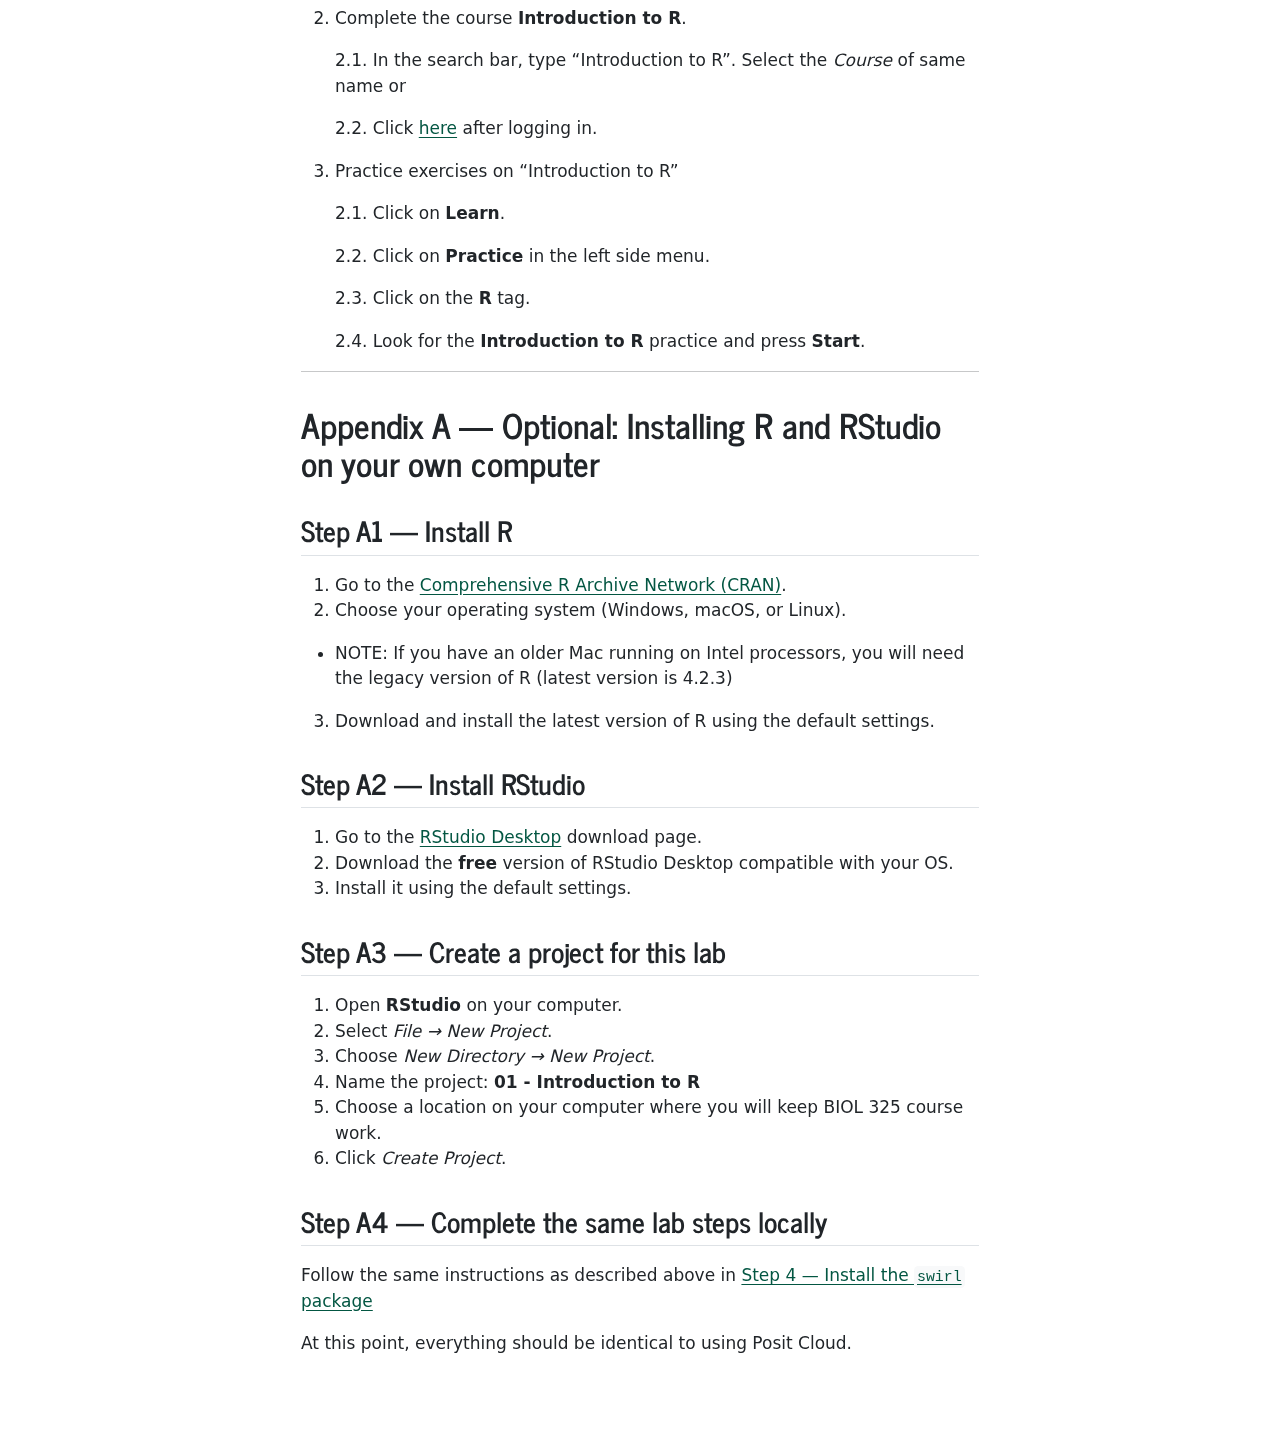
<file: docs/labs/lab-01.html>
<!DOCTYPE html>
<html xmlns="http://www.w3.org/1999/xhtml" lang="en" xml:lang="en"><head>

<meta charset="utf-8">
<meta name="generator" content="quarto-1.5.43">

<meta name="viewport" content="width=device-width, initial-scale=1.0, user-scalable=yes">


<title>BIOL 325 — Ecological Analyses – Lab 01 — Introduction to R</title>
<style>
code{white-space: pre-wrap;}
span.smallcaps{font-variant: small-caps;}
div.columns{display: flex; gap: min(4vw, 1.5em);}
div.column{flex: auto; overflow-x: auto;}
div.hanging-indent{margin-left: 1.5em; text-indent: -1.5em;}
ul.task-list{list-style: none;}
ul.task-list li input[type="checkbox"] {
  width: 0.8em;
  margin: 0 0.8em 0.2em -1em; /* quarto-specific, see https://github.com/quarto-dev/quarto-cli/issues/4556 */ 
  vertical-align: middle;
}
/* CSS for syntax highlighting */
pre > code.sourceCode { white-space: pre; position: relative; }
pre > code.sourceCode > span { line-height: 1.25; }
pre > code.sourceCode > span:empty { height: 1.2em; }
.sourceCode { overflow: visible; }
code.sourceCode > span { color: inherit; text-decoration: inherit; }
div.sourceCode { margin: 1em 0; }
pre.sourceCode { margin: 0; }
@media screen {
div.sourceCode { overflow: auto; }
}
@media print {
pre > code.sourceCode { white-space: pre-wrap; }
pre > code.sourceCode > span { display: inline-block; text-indent: -5em; padding-left: 5em; }
}
pre.numberSource code
  { counter-reset: source-line 0; }
pre.numberSource code > span
  { position: relative; left: -4em; counter-increment: source-line; }
pre.numberSource code > span > a:first-child::before
  { content: counter(source-line);
    position: relative; left: -1em; text-align: right; vertical-align: baseline;
    border: none; display: inline-block;
    -webkit-touch-callout: none; -webkit-user-select: none;
    -khtml-user-select: none; -moz-user-select: none;
    -ms-user-select: none; user-select: none;
    padding: 0 4px; width: 4em;
  }
pre.numberSource { margin-left: 3em;  padding-left: 4px; }
div.sourceCode
  {   }
@media screen {
pre > code.sourceCode > span > a:first-child::before { text-decoration: underline; }
}
</style>


<script src="../site_libs/quarto-nav/quarto-nav.js"></script>
<script src="../site_libs/quarto-nav/headroom.min.js"></script>
<script src="../site_libs/clipboard/clipboard.min.js"></script>
<script src="../site_libs/quarto-search/autocomplete.umd.js"></script>
<script src="../site_libs/quarto-search/fuse.min.js"></script>
<script src="../site_libs/quarto-search/quarto-search.js"></script>
<meta name="quarto:offset" content="../">
<script src="../site_libs/quarto-html/quarto.js"></script>
<script src="../site_libs/quarto-html/popper.min.js"></script>
<script src="../site_libs/quarto-html/tippy.umd.min.js"></script>
<script src="../site_libs/quarto-html/anchor.min.js"></script>
<link href="../site_libs/quarto-html/tippy.css" rel="stylesheet">
<link href="../site_libs/quarto-html/quarto-syntax-highlighting.css" rel="stylesheet" id="quarto-text-highlighting-styles">
<script src="../site_libs/bootstrap/bootstrap.min.js"></script>
<link href="../site_libs/bootstrap/bootstrap-icons.css" rel="stylesheet">
<link href="../site_libs/bootstrap/bootstrap.min.css" rel="stylesheet" id="quarto-bootstrap" data-mode="light">
<script id="quarto-search-options" type="application/json">{
  "location": "navbar",
  "copy-button": false,
  "collapse-after": 3,
  "panel-placement": "end",
  "type": "overlay",
  "limit": 50,
  "keyboard-shortcut": [
    "f",
    "/",
    "s"
  ],
  "show-item-context": false,
  "language": {
    "search-no-results-text": "No results",
    "search-matching-documents-text": "matching documents",
    "search-copy-link-title": "Copy link to search",
    "search-hide-matches-text": "Hide additional matches",
    "search-more-match-text": "more match in this document",
    "search-more-matches-text": "more matches in this document",
    "search-clear-button-title": "Clear",
    "search-text-placeholder": "",
    "search-detached-cancel-button-title": "Cancel",
    "search-submit-button-title": "Submit",
    "search-label": "Search"
  }
}</script>


<link rel="stylesheet" href="../styles.css">
</head>

<body class="floating nav-fixed">

<div id="quarto-search-results"></div>
  <header id="quarto-header" class="headroom fixed-top">
    <nav class="navbar navbar-expand-lg " data-bs-theme="dark">
      <div class="navbar-container container-fluid">
      <div class="navbar-brand-container mx-auto">
    <a href="../index.html" class="navbar-brand navbar-brand-logo">
    <img src="../images/unbc_logo.png" alt="" class="navbar-logo">
    </a>
    <a class="navbar-brand" href="../index.html">
    <span class="navbar-title">BIOL 325 — Ecological Analyses</span>
    </a>
  </div>
            <div id="quarto-search" class="" title="Search"></div>
          <button class="navbar-toggler" type="button" data-bs-toggle="collapse" data-bs-target="#navbarCollapse" aria-controls="navbarCollapse" role="menu" aria-expanded="false" aria-label="Toggle navigation" onclick="if (window.quartoToggleHeadroom) { window.quartoToggleHeadroom(); }">
  <span class="navbar-toggler-icon"></span>
</button>
          <div class="collapse navbar-collapse" id="navbarCollapse">
            <ul class="navbar-nav navbar-nav-scroll me-auto">
  <li class="nav-item">
    <a class="nav-link" href="../index.html"> 
<span class="menu-text">Labs</span></a>
  </li>  
</ul>
          </div> <!-- /navcollapse -->
            <div class="quarto-navbar-tools">
</div>
      </div> <!-- /container-fluid -->
    </nav>
</header>
<!-- content -->
<div id="quarto-content" class="quarto-container page-columns page-rows-contents page-layout-article page-navbar">
<!-- sidebar -->
  <nav id="quarto-sidebar" class="sidebar collapse collapse-horizontal quarto-sidebar-collapse-item sidebar-navigation floating overflow-auto">
    <nav id="TOC" role="doc-toc" class="toc-active">
    <h2 id="toc-title">Contents</h2>
   
  <ul>
  <li><a href="#setup-instructions-for-posit-cloud" id="toc-setup-instructions-for-posit-cloud" class="nav-link active" data-scroll-target="#setup-instructions-for-posit-cloud">Setup instructions for Posit Cloud</a>
  <ul class="collapse">
  <li><a href="#step-1-create-a-free-posit-cloud-account" id="toc-step-1-create-a-free-posit-cloud-account" class="nav-link" data-scroll-target="#step-1-create-a-free-posit-cloud-account">Step 1 — Create a free Posit Cloud account</a></li>
  <li><a href="#step-2-log-in-to-posit-cloud" id="toc-step-2-log-in-to-posit-cloud" class="nav-link" data-scroll-target="#step-2-log-in-to-posit-cloud">Step 2 — Log in to Posit Cloud</a></li>
  <li><a href="#step-3-create-a-new-rstudio-project" id="toc-step-3-create-a-new-rstudio-project" class="nav-link" data-scroll-target="#step-3-create-a-new-rstudio-project">Step 3 — Create a new RStudio project</a></li>
  </ul></li>
  <li><a href="#sec-swirl" id="toc-sec-swirl" class="nav-link" data-scroll-target="#sec-swirl">Inside RStudio: install and start swirl</a>
  <ul class="collapse">
  <li><a href="#step-4-install-the-swirl-package" id="toc-step-4-install-the-swirl-package" class="nav-link" data-scroll-target="#step-4-install-the-swirl-package">Step 4 — Install the <code>swirl</code> package</a></li>
  <li><a href="#step-5-load-the-swirl-package" id="toc-step-5-load-the-swirl-package" class="nav-link" data-scroll-target="#step-5-load-the-swirl-package">Step 5 — Load the <code>swirl</code> package</a></li>
  <li><a href="#step-6-install-the-lab-exercises" id="toc-step-6-install-the-lab-exercises" class="nav-link" data-scroll-target="#step-6-install-the-lab-exercises">Step 6 — Install the lab exercises</a></li>
  <li><a href="#step-7-start-swirl" id="toc-step-7-start-swirl" class="nav-link" data-scroll-target="#step-7-start-swirl">Step 7 — Start swirl</a></li>
  </ul></li>
  <li><a href="#learn-and-practice-more-optional" id="toc-learn-and-practice-more-optional" class="nav-link" data-scroll-target="#learn-and-practice-more-optional">Learn and Practice More (Optional)</a></li>
  <li><a href="#sec-apx-A" id="toc-sec-apx-A" class="nav-link" data-scroll-target="#sec-apx-A">Appendix A — Optional: Installing R and RStudio on your own computer</a>
  <ul class="collapse">
  <li><a href="#step-a1-install-r" id="toc-step-a1-install-r" class="nav-link" data-scroll-target="#step-a1-install-r">Step A1 — Install R</a></li>
  <li><a href="#step-a2-install-rstudio" id="toc-step-a2-install-rstudio" class="nav-link" data-scroll-target="#step-a2-install-rstudio">Step A2 — Install RStudio</a></li>
  <li><a href="#step-a3-create-a-project-for-this-lab" id="toc-step-a3-create-a-project-for-this-lab" class="nav-link" data-scroll-target="#step-a3-create-a-project-for-this-lab">Step A3 — Create a project for this lab</a></li>
  <li><a href="#step-a4-complete-the-same-lab-steps-locally" id="toc-step-a4-complete-the-same-lab-steps-locally" class="nav-link" data-scroll-target="#step-a4-complete-the-same-lab-steps-locally">Step A4 — Complete the same lab steps locally</a></li>
  </ul></li>
  </ul>
</nav>
</nav>
<div id="quarto-sidebar-glass" class="quarto-sidebar-collapse-item" data-bs-toggle="collapse" data-bs-target=".quarto-sidebar-collapse-item"></div>
<!-- margin-sidebar -->
    <div id="quarto-margin-sidebar" class="sidebar margin-sidebar zindex-bottom">
    </div>
<!-- main -->
<main class="content" id="quarto-document-content">

<header id="title-block-header" class="quarto-title-block default">
<div class="quarto-title">
<h1 class="title">Lab 01 — Introduction to R</h1>
</div>



<div class="quarto-title-meta">

    
  
    
  </div>
  


</header>


<p>The goals of this lab are to introduce you to the basics of using R on RStudio. By the end of this lab, you will be able to:</p>
<ul>
<li>Use R via RStudio on <a href="https://posit.cloud/">Posit Cloud</a> or your own computer (optional)</li>
<li>Create an RStudio project and install R packages</li>
<li>Launch <a href="https://swirlstats.com/">swirl</a>, an interactive tool that teaches R inside R (and RStudio)</li>
<li>Understand the basics of using R</li>
</ul>
<p>Before we can get going:</p>
<ul>
<li>Login to a UNBC computer (or your own laptop if you prefer)</li>
<li>Open a web browser (Chrome recommended)</li>
</ul>
<div class="callout callout-style-default callout-note callout-titled">
<div class="callout-header d-flex align-content-center" data-bs-toggle="collapse" data-bs-target=".callout-1-contents" aria-controls="callout-1" aria-expanded="true" aria-label="Toggle callout">
<div class="callout-icon-container">
<i class="callout-icon"></i>
</div>
<div class="callout-title-container flex-fill">
Posit Cloud vs RStudio on your personal computer
</div>
<div class="callout-btn-toggle d-inline-block border-0 py-1 ps-1 pe-0 float-end"><i class="callout-toggle"></i></div>
</div>
<div id="callout-1" class="callout-1-contents callout-collapse collapse show">
<div class="callout-body-container callout-body">
<p><strong>Use Posit Cloud if:</strong></p>
<ul>
<li>You want the <em>fastest</em> setup with minimal troubleshooting</li>
<li>You are using a UNBC computer, which requires admin permissions for installing packages</li>
<li>You want an identical setup to what we will demonstrate in class</li>
</ul>
<p><strong>Install R + RStudio on your computer if:</strong></p>
<ul>
<li>You want to work offline</li>
<li>You expect to use R regularly beyond this course and will exceed Posit Cloud limit of 25 hours / month for free accounts</li>
<li>You are comfortable installing software and resolving occasional OS-specific issues</li>
</ul>
</div>
</div>
</div>
<div class="callout callout-style-default callout-important callout-titled">
<div class="callout-header d-flex align-content-center" data-bs-toggle="collapse" data-bs-target=".callout-2-contents" aria-controls="callout-2" aria-expanded="true" aria-label="Toggle callout">
<div class="callout-icon-container">
<i class="callout-icon"></i>
</div>
<div class="callout-title-container flex-fill">
Recommended setup
</div>
<div class="callout-btn-toggle d-inline-block border-0 py-1 ps-1 pe-0 float-end"><i class="callout-toggle"></i></div>
</div>
<div id="callout-2" class="callout-2-contents callout-collapse collapse show">
<div class="callout-body-container callout-body">
<p>We strongly recommend you use <strong>Posit Cloud</strong> (or RStudio on the UNBC computers <strong>when</strong> instructed to do so) during labs so everyone has the same R and RStudio setup. Installing R and RStudio on your own personal computer is <strong>optional</strong>, but can be beneficial if you’re comfortable installing software on your own computer. It’s likely that you will be using R on RStudio throughout your career to analyse data, so eventually you will want to have both on your computer anyway. Installation instructions for R and RStudio are described in <a href="#sec-apx-A">Appendix A</a> at the bottom of this page.</p>
</div>
</div>
</div>
<section id="setup-instructions-for-posit-cloud" class="level1">
<h1>Setup instructions for Posit Cloud</h1>
<section id="step-1-create-a-free-posit-cloud-account" class="level2">
<h2 class="anchored" data-anchor-id="step-1-create-a-free-posit-cloud-account">Step 1 — Create a free Posit Cloud account</h2>
<ol type="1">
<li>Click <a href="https://posit.cloud/">here</a> to open <strong>Posit Cloud</strong> on your browser.</li>
<li>If you do <strong>not</strong> already have an account:
<ul>
<li>Click the <strong>Get Started</strong> button at the center of the main Posit Cloud page or <strong>Sign Up</strong> on the top right of the page (<a href="#fig-1" class="quarto-xref">Figure&nbsp;1</a>).</li>
<li>On the next page, select a <strong>Free</strong> account (click on the button <em>Learn more</em> under the <strong>Free</strong> option, <strong>NOT</strong> Student account) (<a href="#fig-2" class="quarto-xref">Figure&nbsp;2</a>).</li>
<li>Then, on the next page, click the big <em>Sign Up</em> button (if you selected the <strong>Free</strong> account option in the previous step you will see cost <strong>$0/forever</strong> above the <strong>Sign Up</strong> button) (<a href="#fig-3" class="quarto-xref">Figure&nbsp;3</a>).</li>
<li>On the next page, fill up the required information (username, password, first name, and last name), click <strong>Sign up</strong>, and follow the instructions to activate your account.</li>
</ul></li>
</ol>
<p>&nbsp;</p>
<div id="fig-1" class="quarto-float quarto-figure quarto-figure-center anchored">
<figure class="quarto-float quarto-float-fig figure">
<div aria-describedby="fig-1-caption-0ceaefa1-69ba-4598-a22c-09a6ac19f8ca">
<img src="../images/lab-01/fig-1-posit-signup-login.png" class="img-fluid figure-img">
</div>
<figcaption class="quarto-float-caption-bottom quarto-float-caption quarto-float-fig" id="fig-1-caption-0ceaefa1-69ba-4598-a22c-09a6ac19f8ca">
Figure&nbsp;1: Main Posit Cloud page. Red arrows show where you can click to sign up for an account, whereas blue arrows show where to click to login once you have an acccount
</figcaption>
</figure>
</div>
<p>&nbsp;</p>
<div id="fig-2" class="quarto-float quarto-figure quarto-figure-center anchored">
<figure class="quarto-float quarto-float-fig figure">
<div aria-describedby="fig-2-caption-0ceaefa1-69ba-4598-a22c-09a6ac19f8ca">
<img src="../images/lab-01/fig-2-posit-account-options.png" class="img-fluid figure-img">
</div>
<figcaption class="quarto-float-caption-bottom quarto-float-caption quarto-float-fig" id="fig-2-caption-0ceaefa1-69ba-4598-a22c-09a6ac19f8ca">
Figure&nbsp;2: Account options at Posit Cloud. Make sure to select the <strong>Free</strong> account by clicking at the <strong>Learn more</strong> button under Free as indicated by the red arrow.
</figcaption>
</figure>
</div>
<p>&nbsp;</p>
<div id="fig-3" class="quarto-float quarto-figure quarto-figure-center anchored">
<figure class="quarto-float quarto-float-fig figure">
<div aria-describedby="fig-3-caption-0ceaefa1-69ba-4598-a22c-09a6ac19f8ca">
<img src="../images/lab-01/fig-3-posit-signup-free.png" class="img-fluid figure-img">
</div>
<figcaption class="quarto-float-caption-bottom quarto-float-caption quarto-float-fig" id="fig-3-caption-0ceaefa1-69ba-4598-a22c-09a6ac19f8ca">
Figure&nbsp;3: Sign up page for the <strong>Free</strong> account. After confirming that you picked the <strong>Free</strong> account by checking that cost is <strong>$0/forever</strong> click <strong>Sign Up</strong> as indicated by the red arrow
</figcaption>
</figure>
</div>
<p>&nbsp;</p>
</section>
<section id="step-2-log-in-to-posit-cloud" class="level2">
<h2 class="anchored" data-anchor-id="step-2-log-in-to-posit-cloud">Step 2 — Log in to Posit Cloud</h2>
<ol type="1">
<li>Go to <a href="https://posit.cloud/">Posit Cloud</a> in your web browser.</li>
<li>Click <strong>Log In</strong> (<a href="#fig-1" class="quarto-xref">Figure&nbsp;1</a>).</li>
<li>Enter your credentials.</li>
</ol>
</section>
<section id="step-3-create-a-new-rstudio-project" class="level2">
<h2 class="anchored" data-anchor-id="step-3-create-a-new-rstudio-project">Step 3 — Create a new RStudio project</h2>
<ol type="1">
<li>After logging in, you will see your workspace in Posit Cloud. On the far right of the page, click on <strong>New Project</strong> (<a href="#fig-4" class="quarto-xref">Figure&nbsp;4</a>).</li>
<li>This will open a menu. Now, click on <strong>New RStudio Project</strong> (<a href="#fig-4" class="quarto-xref">Figure&nbsp;4</a>).</li>
<li>Wait for the RStudio session to launch.</li>
<li>When you see RStudio, double click on Untitled Project (top left) and rename the project to <strong>01 - Introduction to R</strong> (<a href="#fig-5" class="quarto-xref">Figure&nbsp;5</a>).</li>
</ol>
<p>You’re now ready to start learning R in this lab!</p>
<p>&nbsp;</p>
<div id="fig-4" class="quarto-float quarto-figure quarto-figure-center anchored">
<figure class="quarto-float quarto-float-fig figure">
<div aria-describedby="fig-4-caption-0ceaefa1-69ba-4598-a22c-09a6ac19f8ca">
<img src="../images/lab-01/fig-4-create-new-project.png" class="img-fluid figure-img">
</div>
<figcaption class="quarto-float-caption-bottom quarto-float-caption quarto-float-fig" id="fig-4-caption-0ceaefa1-69ba-4598-a22c-09a6ac19f8ca">
Figure&nbsp;4: View of the workspace in Posit Cloud. To start a new RStudio project, click on <strong>New Project</strong> (red arrow) and then on <strong>New RStudio Project</strong> (blue arrow)
</figcaption>
</figure>
</div>
<p>&nbsp;</p>
<div id="fig-5" class="quarto-float quarto-figure quarto-figure-center anchored">
<figure class="quarto-float quarto-float-fig figure">
<div aria-describedby="fig-5-caption-0ceaefa1-69ba-4598-a22c-09a6ac19f8ca">
<img src="../images/lab-01/fig-5-rename-project.png" class="img-fluid figure-img">
</div>
<figcaption class="quarto-float-caption-bottom quarto-float-caption quarto-float-fig" id="fig-5-caption-0ceaefa1-69ba-4598-a22c-09a6ac19f8ca">
Figure&nbsp;5: View of an initial RStudio session on Posit Cloud. Make sure to rename the project we will use in this lab as <strong>01 - Introduction to R</strong> by double clicking on Untitled Project (red arrow)
</figcaption>
</figure>
</div>
<div class="callout callout-style-default callout-tip callout-titled">
<div class="callout-header d-flex align-content-center" data-bs-toggle="collapse" data-bs-target=".callout-3-contents" aria-controls="callout-3" aria-expanded="true" aria-label="Toggle callout">
<div class="callout-icon-container">
<i class="callout-icon"></i>
</div>
<div class="callout-title-container flex-fill">
Naming matters
</div>
<div class="callout-btn-toggle d-inline-block border-0 py-1 ps-1 pe-0 float-end"><i class="callout-toggle"></i></div>
</div>
<div id="callout-3" class="callout-3-contents callout-collapse collapse show">
<div class="callout-body-container callout-body">
<p>We will use consistent project names all term to keep your work organized.</p>
</div>
</div>
</div>
<hr>
</section>
</section>
<section id="sec-swirl" class="level1">
<h1>Inside RStudio: install and start swirl</h1>
<section id="step-4-install-the-swirl-package" class="level2">
<h2 class="anchored" data-anchor-id="step-4-install-the-swirl-package">Step 4 — Install the <code>swirl</code> package</h2>
<p>In the <strong>Console</strong>, run:</p>
<div class="sourceCode" id="cb1"><pre class="sourceCode r code-with-copy"><code class="sourceCode r"><span id="cb1-1"><a href="#cb1-1" aria-hidden="true" tabindex="-1"></a><span class="fu">install.packages</span>(<span class="st">"swirl"</span>)</span></code><button title="Copy to Clipboard" class="code-copy-button"><i class="bi"></i></button></pre></div>
<div class="callout callout-style-default callout-tip callout-titled">
<div class="callout-header d-flex align-content-center" data-bs-toggle="collapse" data-bs-target=".callout-4-contents" aria-controls="callout-4" aria-expanded="true" aria-label="Toggle callout">
<div class="callout-icon-container">
<i class="callout-icon"></i>
</div>
<div class="callout-title-container flex-fill">
Package installation
</div>
<div class="callout-btn-toggle d-inline-block border-0 py-1 ps-1 pe-0 float-end"><i class="callout-toggle"></i></div>
</div>
<div id="callout-4" class="callout-4-contents callout-collapse collapse show">
<div class="callout-body-container callout-body">
<p>You only need to go through this package installation step <strong>once</strong> within an RStudio project in Posit Cloud. If you need the same package in another RStudio project in Posit cloud, it will need to be installed in that project. However, if you’re using RStudio on your computer, you only need to install a package once and it will be available to be loaded in all projects you create.</p>
</div>
</div>
</div>
</section>
<section id="step-5-load-the-swirl-package" class="level2">
<h2 class="anchored" data-anchor-id="step-5-load-the-swirl-package">Step 5 — Load the <code>swirl</code> package</h2>
<div class="sourceCode" id="cb2"><pre class="sourceCode r code-with-copy"><code class="sourceCode r"><span id="cb2-1"><a href="#cb2-1" aria-hidden="true" tabindex="-1"></a><span class="fu">library</span>(swirl)</span></code><button title="Copy to Clipboard" class="code-copy-button"><i class="bi"></i></button></pre></div>
<div class="callout callout-style-default callout-tip callout-titled">
<div class="callout-header d-flex align-content-center" data-bs-toggle="collapse" data-bs-target=".callout-5-contents" aria-controls="callout-5" aria-expanded="true" aria-label="Toggle callout">
<div class="callout-icon-container">
<i class="callout-icon"></i>
</div>
<div class="callout-title-container flex-fill">
Loading packages
</div>
<div class="callout-btn-toggle d-inline-block border-0 py-1 ps-1 pe-0 float-end"><i class="callout-toggle"></i></div>
</div>
<div id="callout-5" class="callout-5-contents callout-collapse collapse show">
<div class="callout-body-container callout-body">
<p>All R packages that you install, like <code>swirl</code>, have to be loaded with function <code>library()</code> every time you start a new RStudio session if you plan on using the package. There is a way to automatically load packages you use often whenever you start RStudio, but we will not show that in the course. Just keep in mind that if you’re trying to use a function from a package that you’re certain you have already installed, but get an error that the function doesn’t exist, it’s likely that you forgot to load the package…</p>
</div>
</div>
</div>
</section>
<section id="step-6-install-the-lab-exercises" class="level2">
<h2 class="anchored" data-anchor-id="step-6-install-the-lab-exercises">Step 6 — Install the lab exercises</h2>
<p>Run the command below:</p>
<div class="sourceCode" id="cb3"><pre class="sourceCode r code-with-copy"><code class="sourceCode r"><span id="cb3-1"><a href="#cb3-1" aria-hidden="true" tabindex="-1"></a><span class="fu">install_course_github</span>(<span class="st">"eogmartins"</span>, <span class="st">"biol325-swirl-labs"</span>, <span class="at">multi =</span> <span class="cn">TRUE</span>)</span></code><button title="Copy to Clipboard" class="code-copy-button"><i class="bi"></i></button></pre></div>
</section>
<section id="step-7-start-swirl" class="level2">
<h2 class="anchored" data-anchor-id="step-7-start-swirl">Step 7 — Start swirl</h2>
<div class="sourceCode" id="cb4"><pre class="sourceCode r code-with-copy"><code class="sourceCode r"><span id="cb4-1"><a href="#cb4-1" aria-hidden="true" tabindex="-1"></a><span class="fu">swirl</span>()</span></code><button title="Copy to Clipboard" class="code-copy-button"><i class="bi"></i></button></pre></div>
<div class="callout callout-style-default callout-tip callout-titled">
<div class="callout-header d-flex align-content-center" data-bs-toggle="collapse" data-bs-target=".callout-6-contents" aria-controls="callout-6" aria-expanded="true" aria-label="Toggle callout">
<div class="callout-icon-container">
<i class="callout-icon"></i>
</div>
<div class="callout-title-container flex-fill">
Interacting with <code>swirl</code>
</div>
<div class="callout-btn-toggle d-inline-block border-0 py-1 ps-1 pe-0 float-end"><i class="callout-toggle"></i></div>
</div>
<div id="callout-6" class="callout-6-contents callout-collapse collapse show">
<div class="callout-body-container callout-body">
<p>Every time you start <code>swirl</code>, it will ask your name. Be consistent and always use the same name (e.g., avoid sometimes using your full first name and your nickname at other times - pick one and stick to it) so swirl knows what lessons you already completed.</p>
</div>
</div>
</div>
<p>You should now see an interactive prompt in the R console guiding you through the lab. Once <code>swirl</code> presents you with a list of courses, type the number of the course associated with <strong>01 - Introduction to R</strong> (should be 1) and press Enter/Return. You will then be presented with a list of lessons in the course that you must go through (select by typing the number of the lesson in the R console and pressing Enter/Return) in the following order:</p>
<ol type="1">
<li>Basic Building Blocks</li>
<li>Workspace and Files</li>
<li>Sequences of Numbers</li>
<li>Vectors</li>
<li>Missing Values</li>
<li>Subsetting Vectors</li>
<li>Matrices and Data Frames</li>
<li>Looking at Data</li>
<li>Base Graphics</li>
</ol>
<p>Once you finish a Lesson, swirl will once again show you a list of courses. Select <strong>01 - Introduction to R</strong> and then the next lesson in the list that appears. Then rinse and repeat until you complete all nine lessons in this lab.</p>
<p>When you first run <code>swirl</code>, it presents you with a list of useful commands. You can always see that menu again during the lesson if you execute command <code>info()</code> when you’re are at the prompt (you will know the prompt is waiting for a command if you see <code>&gt;</code> on the far left side of the R console). Below is a screenshot of the list for your reference.</p>
<div id="fig-6" class="quarto-float quarto-figure quarto-figure-center anchored">
<figure class="quarto-float quarto-float-fig figure">
<div aria-describedby="fig-6-caption-0ceaefa1-69ba-4598-a22c-09a6ac19f8ca">
<img src="../images/lab-01/fig-6-swirl-commands.png" class="img-fluid figure-img">
</div>
<figcaption class="quarto-float-caption-bottom quarto-float-caption quarto-float-fig" id="fig-6-caption-0ceaefa1-69ba-4598-a22c-09a6ac19f8ca">
Figure&nbsp;6: List of helpful <code>swirl</code>commands
</figcaption>
</figure>
</div>
<hr>
</section>
</section>
<section id="learn-and-practice-more-optional" class="level1">
<h1>Learn and Practice More (Optional)</h1>
<ol type="1">
<li><p>Log in to DataCamp with the email you used to join the course account (see instructions on Moodle).</p></li>
<li><p>Complete the course <strong>Introduction to R</strong>.</p>
<p>2.1. In the search bar, type “Introduction to R”. Select the <em>Course</em> of same name or</p>
<p>2.2. Click <a href="https://app.datacamp.com/learn/courses/free-introduction-to-r">here</a> after logging in.</p></li>
<li><p>Practice exercises on “Introduction to R”</p>
<p>2.1. Click on <strong>Learn</strong>.</p>
<p>2.2. Click on <strong>Practice</strong> in the left side menu.</p>
<p>2.3. Click on the <strong>R</strong> tag.</p>
<p>2.4. Look for the <strong>Introduction to R</strong> practice and press <strong>Start</strong>.</p></li>
</ol>
<hr>
</section>
<section id="sec-apx-A" class="level1">
<h1>Appendix A — Optional: Installing R and RStudio on your own computer</h1>
<section id="step-a1-install-r" class="level2">
<h2 class="anchored" data-anchor-id="step-a1-install-r">Step A1 — Install R</h2>
<ol type="1">
<li>Go to the <a href="https://cran.r-project.org/">Comprehensive R Archive Network (CRAN)</a>.</li>
<li>Choose your operating system (Windows, macOS, or Linux).</li>
</ol>
<ul>
<li>NOTE: If you have an older Mac running on Intel processors, you will need the legacy version of R (latest version is 4.2.3)</li>
</ul>
<ol start="3" type="1">
<li>Download and install the latest version of R using the default settings.</li>
</ol>
</section>
<section id="step-a2-install-rstudio" class="level2">
<h2 class="anchored" data-anchor-id="step-a2-install-rstudio">Step A2 — Install RStudio</h2>
<ol type="1">
<li>Go to the <a href="https://posit.co/download/rstudio-desktop/">RStudio Desktop</a> download page.</li>
<li>Download the <strong>free</strong> version of RStudio Desktop compatible with your OS.</li>
<li>Install it using the default settings.</li>
</ol>
</section>
<section id="step-a3-create-a-project-for-this-lab" class="level2">
<h2 class="anchored" data-anchor-id="step-a3-create-a-project-for-this-lab">Step A3 — Create a project for this lab</h2>
<ol type="1">
<li>Open <strong>RStudio</strong> on your computer.</li>
<li>Select <em>File → New Project</em>.</li>
<li>Choose <em>New Directory → New Project</em>.</li>
<li>Name the project: <strong>01 - Introduction to R</strong></li>
<li>Choose a location on your computer where you will keep BIOL 325 course work.</li>
<li>Click <em>Create Project</em>.</li>
</ol>
</section>
<section id="step-a4-complete-the-same-lab-steps-locally" class="level2">
<h2 class="anchored" data-anchor-id="step-a4-complete-the-same-lab-steps-locally">Step A4 — Complete the same lab steps locally</h2>
<p>Follow the same instructions as described above in <a href="#sec-swirl">Step 4 — Install the <code>swirl</code> package</a></p>
<p>At this point, everything should be identical to using Posit Cloud.</p>


</section>
</section>

</main> <!-- /main -->
<script id="quarto-html-after-body" type="application/javascript">
window.document.addEventListener("DOMContentLoaded", function (event) {
  const toggleBodyColorMode = (bsSheetEl) => {
    const mode = bsSheetEl.getAttribute("data-mode");
    const bodyEl = window.document.querySelector("body");
    if (mode === "dark") {
      bodyEl.classList.add("quarto-dark");
      bodyEl.classList.remove("quarto-light");
    } else {
      bodyEl.classList.add("quarto-light");
      bodyEl.classList.remove("quarto-dark");
    }
  }
  const toggleBodyColorPrimary = () => {
    const bsSheetEl = window.document.querySelector("link#quarto-bootstrap");
    if (bsSheetEl) {
      toggleBodyColorMode(bsSheetEl);
    }
  }
  toggleBodyColorPrimary();  
  const icon = "";
  const anchorJS = new window.AnchorJS();
  anchorJS.options = {
    placement: 'right',
    icon: icon
  };
  anchorJS.add('.anchored');
  const isCodeAnnotation = (el) => {
    for (const clz of el.classList) {
      if (clz.startsWith('code-annotation-')) {                     
        return true;
      }
    }
    return false;
  }
  const onCopySuccess = function(e) {
    // button target
    const button = e.trigger;
    // don't keep focus
    button.blur();
    // flash "checked"
    button.classList.add('code-copy-button-checked');
    var currentTitle = button.getAttribute("title");
    button.setAttribute("title", "Copied!");
    let tooltip;
    if (window.bootstrap) {
      button.setAttribute("data-bs-toggle", "tooltip");
      button.setAttribute("data-bs-placement", "left");
      button.setAttribute("data-bs-title", "Copied!");
      tooltip = new bootstrap.Tooltip(button, 
        { trigger: "manual", 
          customClass: "code-copy-button-tooltip",
          offset: [0, -8]});
      tooltip.show();    
    }
    setTimeout(function() {
      if (tooltip) {
        tooltip.hide();
        button.removeAttribute("data-bs-title");
        button.removeAttribute("data-bs-toggle");
        button.removeAttribute("data-bs-placement");
      }
      button.setAttribute("title", currentTitle);
      button.classList.remove('code-copy-button-checked');
    }, 1000);
    // clear code selection
    e.clearSelection();
  }
  const getTextToCopy = function(trigger) {
      const codeEl = trigger.previousElementSibling.cloneNode(true);
      for (const childEl of codeEl.children) {
        if (isCodeAnnotation(childEl)) {
          childEl.remove();
        }
      }
      return codeEl.innerText;
  }
  const clipboard = new window.ClipboardJS('.code-copy-button:not([data-in-quarto-modal])', {
    text: getTextToCopy
  });
  clipboard.on('success', onCopySuccess);
  if (window.document.getElementById('quarto-embedded-source-code-modal')) {
    // For code content inside modals, clipBoardJS needs to be initialized with a container option
    // TODO: Check when it could be a function (https://github.com/zenorocha/clipboard.js/issues/860)
    const clipboardModal = new window.ClipboardJS('.code-copy-button[data-in-quarto-modal]', {
      text: getTextToCopy,
      container: window.document.getElementById('quarto-embedded-source-code-modal')
    });
    clipboardModal.on('success', onCopySuccess);
  }
    var localhostRegex = new RegExp(/^(?:http|https):\/\/localhost\:?[0-9]*\//);
    var mailtoRegex = new RegExp(/^mailto:/);
      var filterRegex = new RegExp('/' + window.location.host + '/');
    var isInternal = (href) => {
        return filterRegex.test(href) || localhostRegex.test(href) || mailtoRegex.test(href);
    }
    // Inspect non-navigation links and adorn them if external
 	var links = window.document.querySelectorAll('a[href]:not(.nav-link):not(.navbar-brand):not(.toc-action):not(.sidebar-link):not(.sidebar-item-toggle):not(.pagination-link):not(.no-external):not([aria-hidden]):not(.dropdown-item):not(.quarto-navigation-tool):not(.about-link)');
    for (var i=0; i<links.length; i++) {
      const link = links[i];
      if (!isInternal(link.href)) {
        // undo the damage that might have been done by quarto-nav.js in the case of
        // links that we want to consider external
        if (link.dataset.originalHref !== undefined) {
          link.href = link.dataset.originalHref;
        }
          // target, if specified
          link.setAttribute("target", "_blank");
          if (link.getAttribute("rel") === null) {
            link.setAttribute("rel", "noopener");
          }
      }
    }
  function tippyHover(el, contentFn, onTriggerFn, onUntriggerFn) {
    const config = {
      allowHTML: true,
      maxWidth: 500,
      delay: 100,
      arrow: false,
      appendTo: function(el) {
          return el.parentElement;
      },
      interactive: true,
      interactiveBorder: 10,
      theme: 'quarto',
      placement: 'bottom-start',
    };
    if (contentFn) {
      config.content = contentFn;
    }
    if (onTriggerFn) {
      config.onTrigger = onTriggerFn;
    }
    if (onUntriggerFn) {
      config.onUntrigger = onUntriggerFn;
    }
    window.tippy(el, config); 
  }
  const noterefs = window.document.querySelectorAll('a[role="doc-noteref"]');
  for (var i=0; i<noterefs.length; i++) {
    const ref = noterefs[i];
    tippyHover(ref, function() {
      // use id or data attribute instead here
      let href = ref.getAttribute('data-footnote-href') || ref.getAttribute('href');
      try { href = new URL(href).hash; } catch {}
      const id = href.replace(/^#\/?/, "");
      const note = window.document.getElementById(id);
      if (note) {
        return note.innerHTML;
      } else {
        return "";
      }
    });
  }
  const xrefs = window.document.querySelectorAll('a.quarto-xref');
  const processXRef = (id, note) => {
    // Strip column container classes
    const stripColumnClz = (el) => {
      el.classList.remove("page-full", "page-columns");
      if (el.children) {
        for (const child of el.children) {
          stripColumnClz(child);
        }
      }
    }
    stripColumnClz(note)
    if (id === null || id.startsWith('sec-')) {
      // Special case sections, only their first couple elements
      const container = document.createElement("div");
      if (note.children && note.children.length > 2) {
        container.appendChild(note.children[0].cloneNode(true));
        for (let i = 1; i < note.children.length; i++) {
          const child = note.children[i];
          if (child.tagName === "P" && child.innerText === "") {
            continue;
          } else {
            container.appendChild(child.cloneNode(true));
            break;
          }
        }
        if (window.Quarto?.typesetMath) {
          window.Quarto.typesetMath(container);
        }
        return container.innerHTML
      } else {
        if (window.Quarto?.typesetMath) {
          window.Quarto.typesetMath(note);
        }
        return note.innerHTML;
      }
    } else {
      // Remove any anchor links if they are present
      const anchorLink = note.querySelector('a.anchorjs-link');
      if (anchorLink) {
        anchorLink.remove();
      }
      if (window.Quarto?.typesetMath) {
        window.Quarto.typesetMath(note);
      }
      // TODO in 1.5, we should make sure this works without a callout special case
      if (note.classList.contains("callout")) {
        return note.outerHTML;
      } else {
        return note.innerHTML;
      }
    }
  }
  for (var i=0; i<xrefs.length; i++) {
    const xref = xrefs[i];
    tippyHover(xref, undefined, function(instance) {
      instance.disable();
      let url = xref.getAttribute('href');
      let hash = undefined; 
      if (url.startsWith('#')) {
        hash = url;
      } else {
        try { hash = new URL(url).hash; } catch {}
      }
      if (hash) {
        const id = hash.replace(/^#\/?/, "");
        const note = window.document.getElementById(id);
        if (note !== null) {
          try {
            const html = processXRef(id, note.cloneNode(true));
            instance.setContent(html);
          } finally {
            instance.enable();
            instance.show();
          }
        } else {
          // See if we can fetch this
          fetch(url.split('#')[0])
          .then(res => res.text())
          .then(html => {
            const parser = new DOMParser();
            const htmlDoc = parser.parseFromString(html, "text/html");
            const note = htmlDoc.getElementById(id);
            if (note !== null) {
              const html = processXRef(id, note);
              instance.setContent(html);
            } 
          }).finally(() => {
            instance.enable();
            instance.show();
          });
        }
      } else {
        // See if we can fetch a full url (with no hash to target)
        // This is a special case and we should probably do some content thinning / targeting
        fetch(url)
        .then(res => res.text())
        .then(html => {
          const parser = new DOMParser();
          const htmlDoc = parser.parseFromString(html, "text/html");
          const note = htmlDoc.querySelector('main.content');
          if (note !== null) {
            // This should only happen for chapter cross references
            // (since there is no id in the URL)
            // remove the first header
            if (note.children.length > 0 && note.children[0].tagName === "HEADER") {
              note.children[0].remove();
            }
            const html = processXRef(null, note);
            instance.setContent(html);
          } 
        }).finally(() => {
          instance.enable();
          instance.show();
        });
      }
    }, function(instance) {
    });
  }
      let selectedAnnoteEl;
      const selectorForAnnotation = ( cell, annotation) => {
        let cellAttr = 'data-code-cell="' + cell + '"';
        let lineAttr = 'data-code-annotation="' +  annotation + '"';
        const selector = 'span[' + cellAttr + '][' + lineAttr + ']';
        return selector;
      }
      const selectCodeLines = (annoteEl) => {
        const doc = window.document;
        const targetCell = annoteEl.getAttribute("data-target-cell");
        const targetAnnotation = annoteEl.getAttribute("data-target-annotation");
        const annoteSpan = window.document.querySelector(selectorForAnnotation(targetCell, targetAnnotation));
        const lines = annoteSpan.getAttribute("data-code-lines").split(",");
        const lineIds = lines.map((line) => {
          return targetCell + "-" + line;
        })
        let top = null;
        let height = null;
        let parent = null;
        if (lineIds.length > 0) {
            //compute the position of the single el (top and bottom and make a div)
            const el = window.document.getElementById(lineIds[0]);
            top = el.offsetTop;
            height = el.offsetHeight;
            parent = el.parentElement.parentElement;
          if (lineIds.length > 1) {
            const lastEl = window.document.getElementById(lineIds[lineIds.length - 1]);
            const bottom = lastEl.offsetTop + lastEl.offsetHeight;
            height = bottom - top;
          }
          if (top !== null && height !== null && parent !== null) {
            // cook up a div (if necessary) and position it 
            let div = window.document.getElementById("code-annotation-line-highlight");
            if (div === null) {
              div = window.document.createElement("div");
              div.setAttribute("id", "code-annotation-line-highlight");
              div.style.position = 'absolute';
              parent.appendChild(div);
            }
            div.style.top = top - 2 + "px";
            div.style.height = height + 4 + "px";
            div.style.left = 0;
            let gutterDiv = window.document.getElementById("code-annotation-line-highlight-gutter");
            if (gutterDiv === null) {
              gutterDiv = window.document.createElement("div");
              gutterDiv.setAttribute("id", "code-annotation-line-highlight-gutter");
              gutterDiv.style.position = 'absolute';
              const codeCell = window.document.getElementById(targetCell);
              const gutter = codeCell.querySelector('.code-annotation-gutter');
              gutter.appendChild(gutterDiv);
            }
            gutterDiv.style.top = top - 2 + "px";
            gutterDiv.style.height = height + 4 + "px";
          }
          selectedAnnoteEl = annoteEl;
        }
      };
      const unselectCodeLines = () => {
        const elementsIds = ["code-annotation-line-highlight", "code-annotation-line-highlight-gutter"];
        elementsIds.forEach((elId) => {
          const div = window.document.getElementById(elId);
          if (div) {
            div.remove();
          }
        });
        selectedAnnoteEl = undefined;
      };
        // Handle positioning of the toggle
    window.addEventListener(
      "resize",
      throttle(() => {
        elRect = undefined;
        if (selectedAnnoteEl) {
          selectCodeLines(selectedAnnoteEl);
        }
      }, 10)
    );
    function throttle(fn, ms) {
    let throttle = false;
    let timer;
      return (...args) => {
        if(!throttle) { // first call gets through
            fn.apply(this, args);
            throttle = true;
        } else { // all the others get throttled
            if(timer) clearTimeout(timer); // cancel #2
            timer = setTimeout(() => {
              fn.apply(this, args);
              timer = throttle = false;
            }, ms);
        }
      };
    }
      // Attach click handler to the DT
      const annoteDls = window.document.querySelectorAll('dt[data-target-cell]');
      for (const annoteDlNode of annoteDls) {
        annoteDlNode.addEventListener('click', (event) => {
          const clickedEl = event.target;
          if (clickedEl !== selectedAnnoteEl) {
            unselectCodeLines();
            const activeEl = window.document.querySelector('dt[data-target-cell].code-annotation-active');
            if (activeEl) {
              activeEl.classList.remove('code-annotation-active');
            }
            selectCodeLines(clickedEl);
            clickedEl.classList.add('code-annotation-active');
          } else {
            // Unselect the line
            unselectCodeLines();
            clickedEl.classList.remove('code-annotation-active');
          }
        });
      }
  const findCites = (el) => {
    const parentEl = el.parentElement;
    if (parentEl) {
      const cites = parentEl.dataset.cites;
      if (cites) {
        return {
          el,
          cites: cites.split(' ')
        };
      } else {
        return findCites(el.parentElement)
      }
    } else {
      return undefined;
    }
  };
  var bibliorefs = window.document.querySelectorAll('a[role="doc-biblioref"]');
  for (var i=0; i<bibliorefs.length; i++) {
    const ref = bibliorefs[i];
    const citeInfo = findCites(ref);
    if (citeInfo) {
      tippyHover(citeInfo.el, function() {
        var popup = window.document.createElement('div');
        citeInfo.cites.forEach(function(cite) {
          var citeDiv = window.document.createElement('div');
          citeDiv.classList.add('hanging-indent');
          citeDiv.classList.add('csl-entry');
          var biblioDiv = window.document.getElementById('ref-' + cite);
          if (biblioDiv) {
            citeDiv.innerHTML = biblioDiv.innerHTML;
          }
          popup.appendChild(citeDiv);
        });
        return popup.innerHTML;
      });
    }
  }
});
</script>
</div> <!-- /content -->




</body></html>
</file>
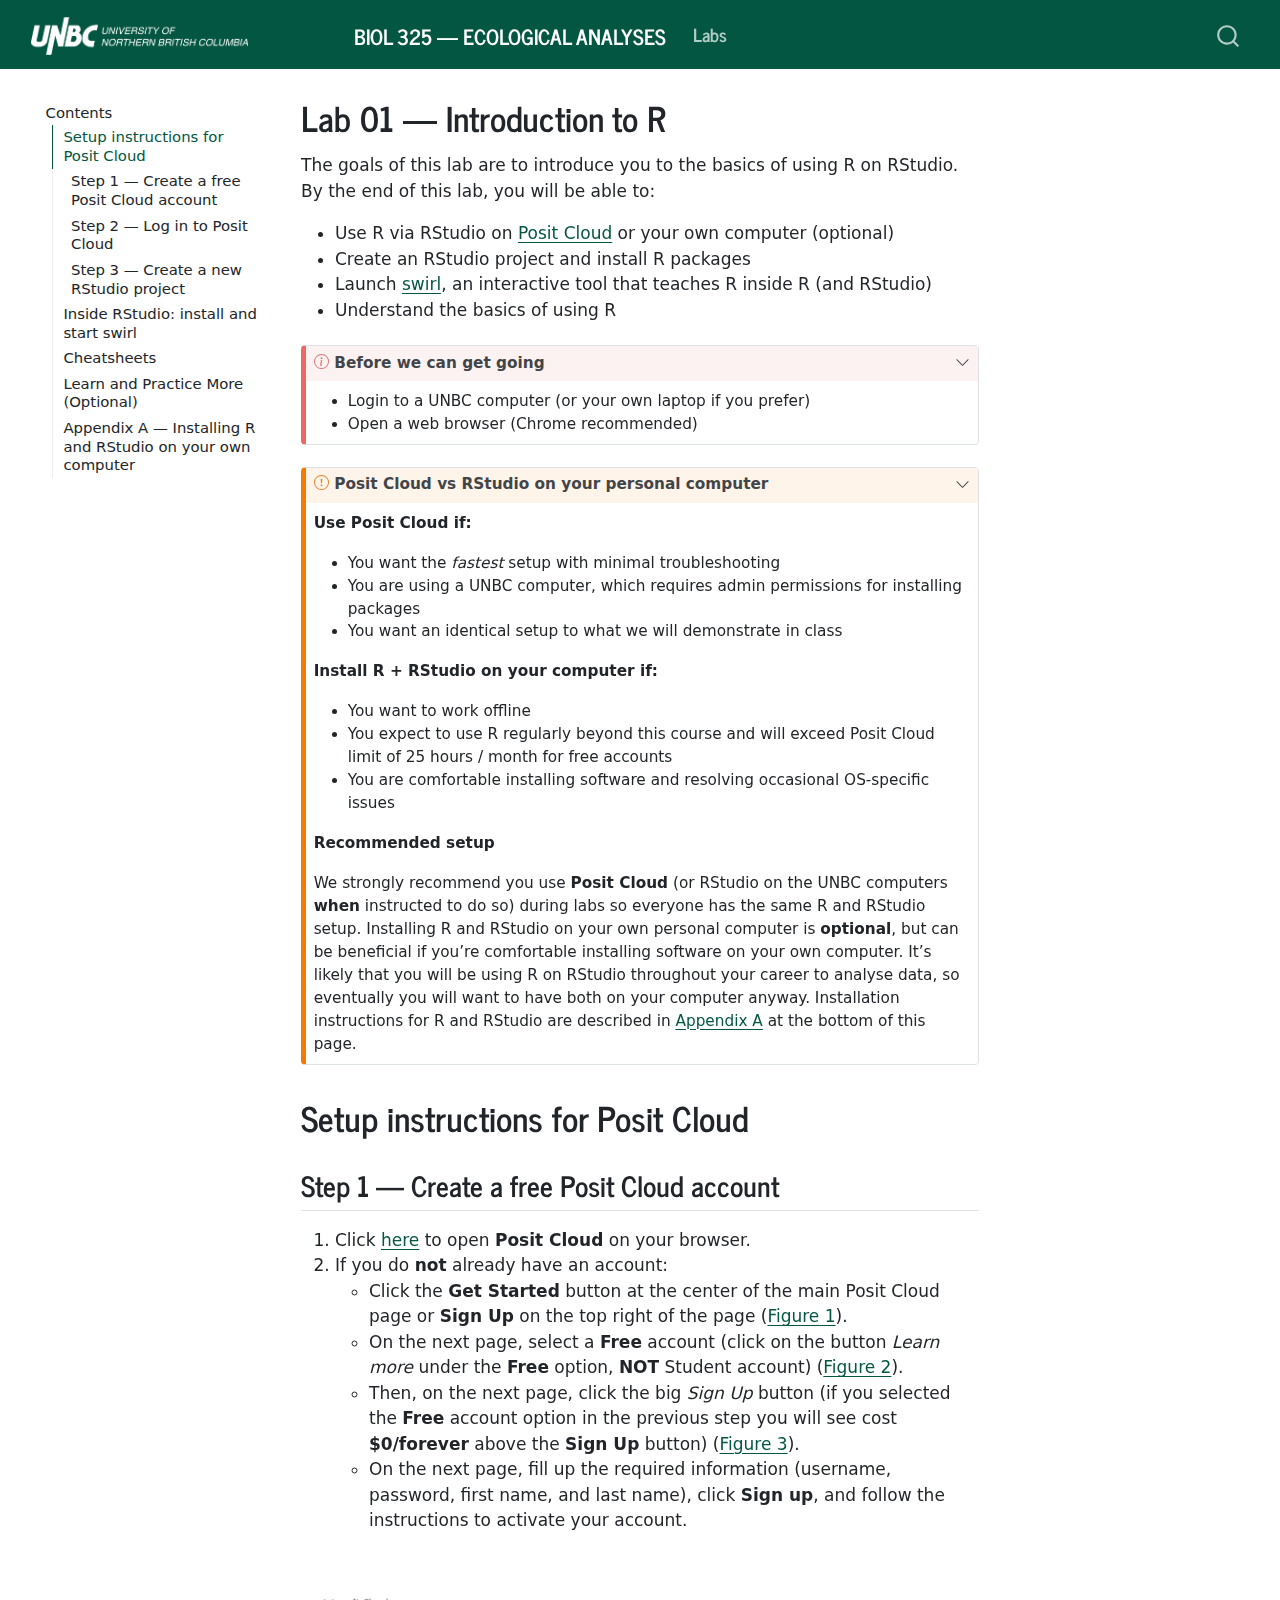
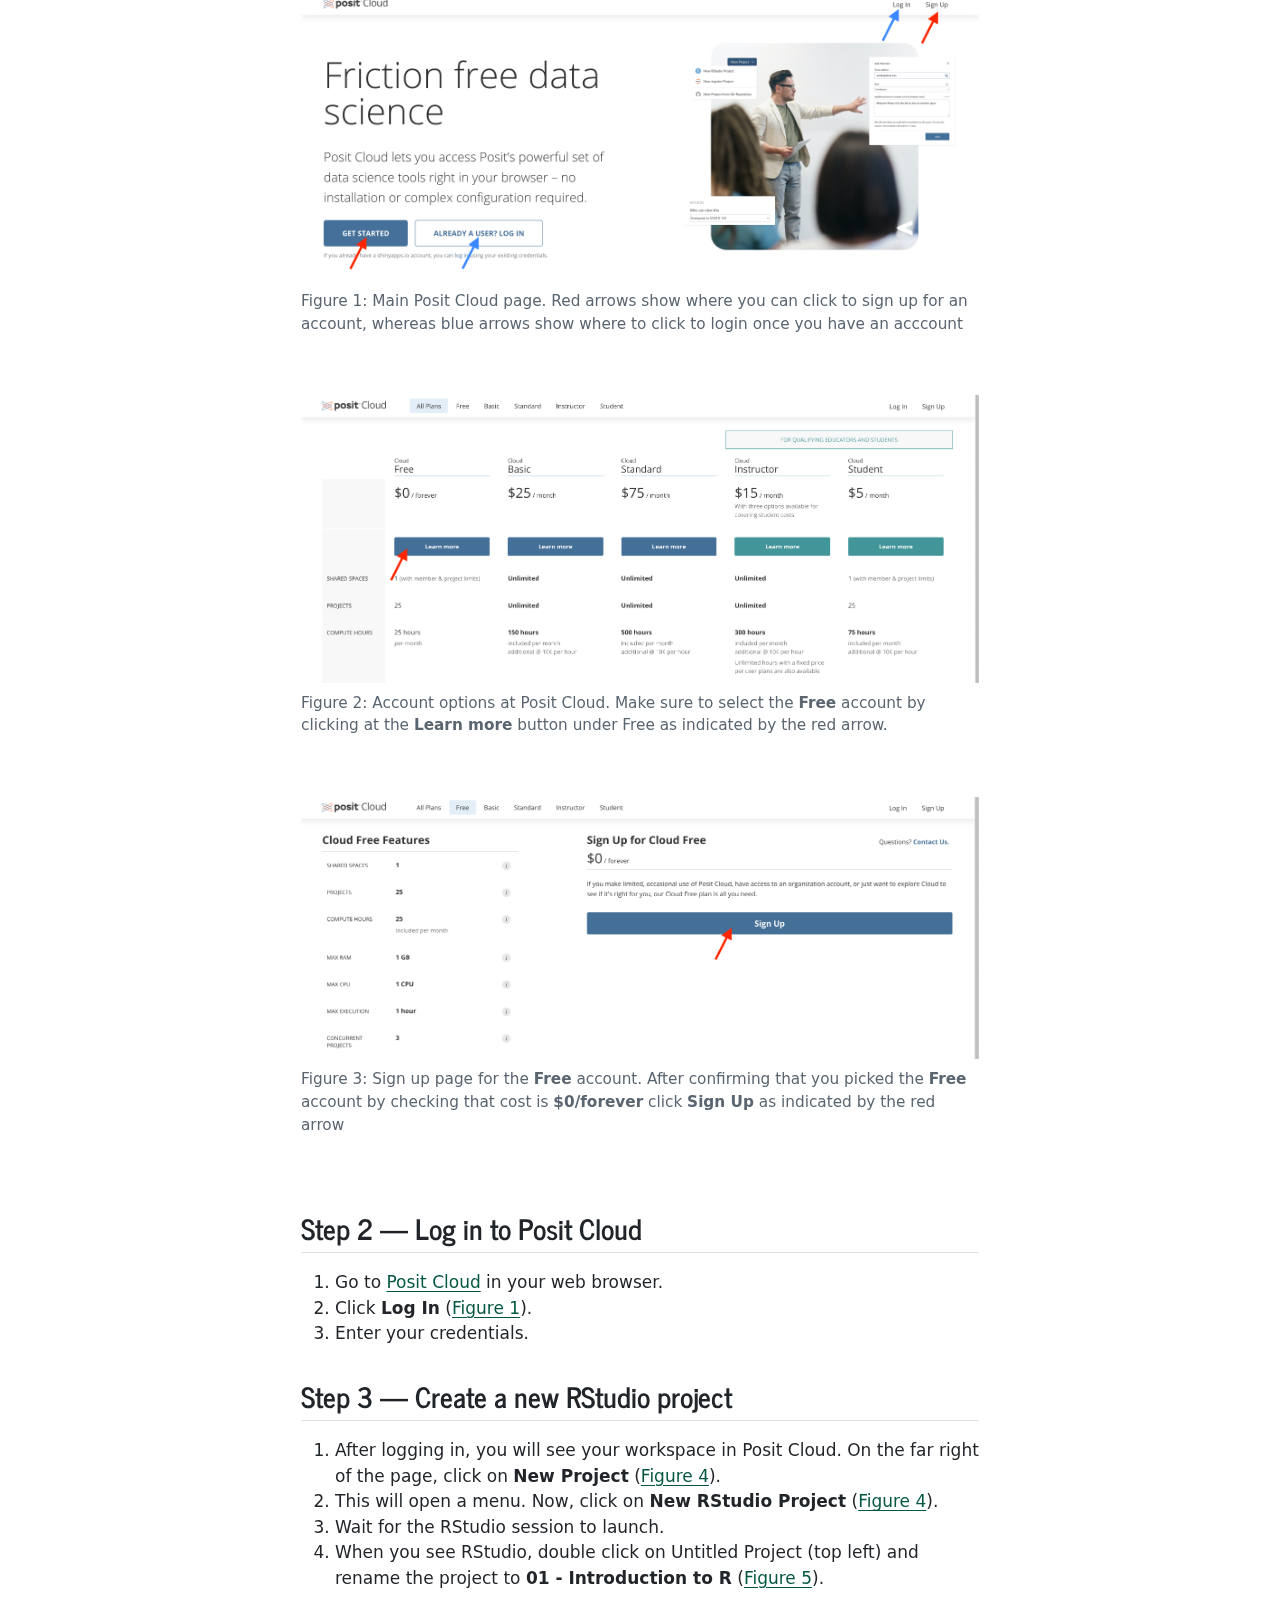
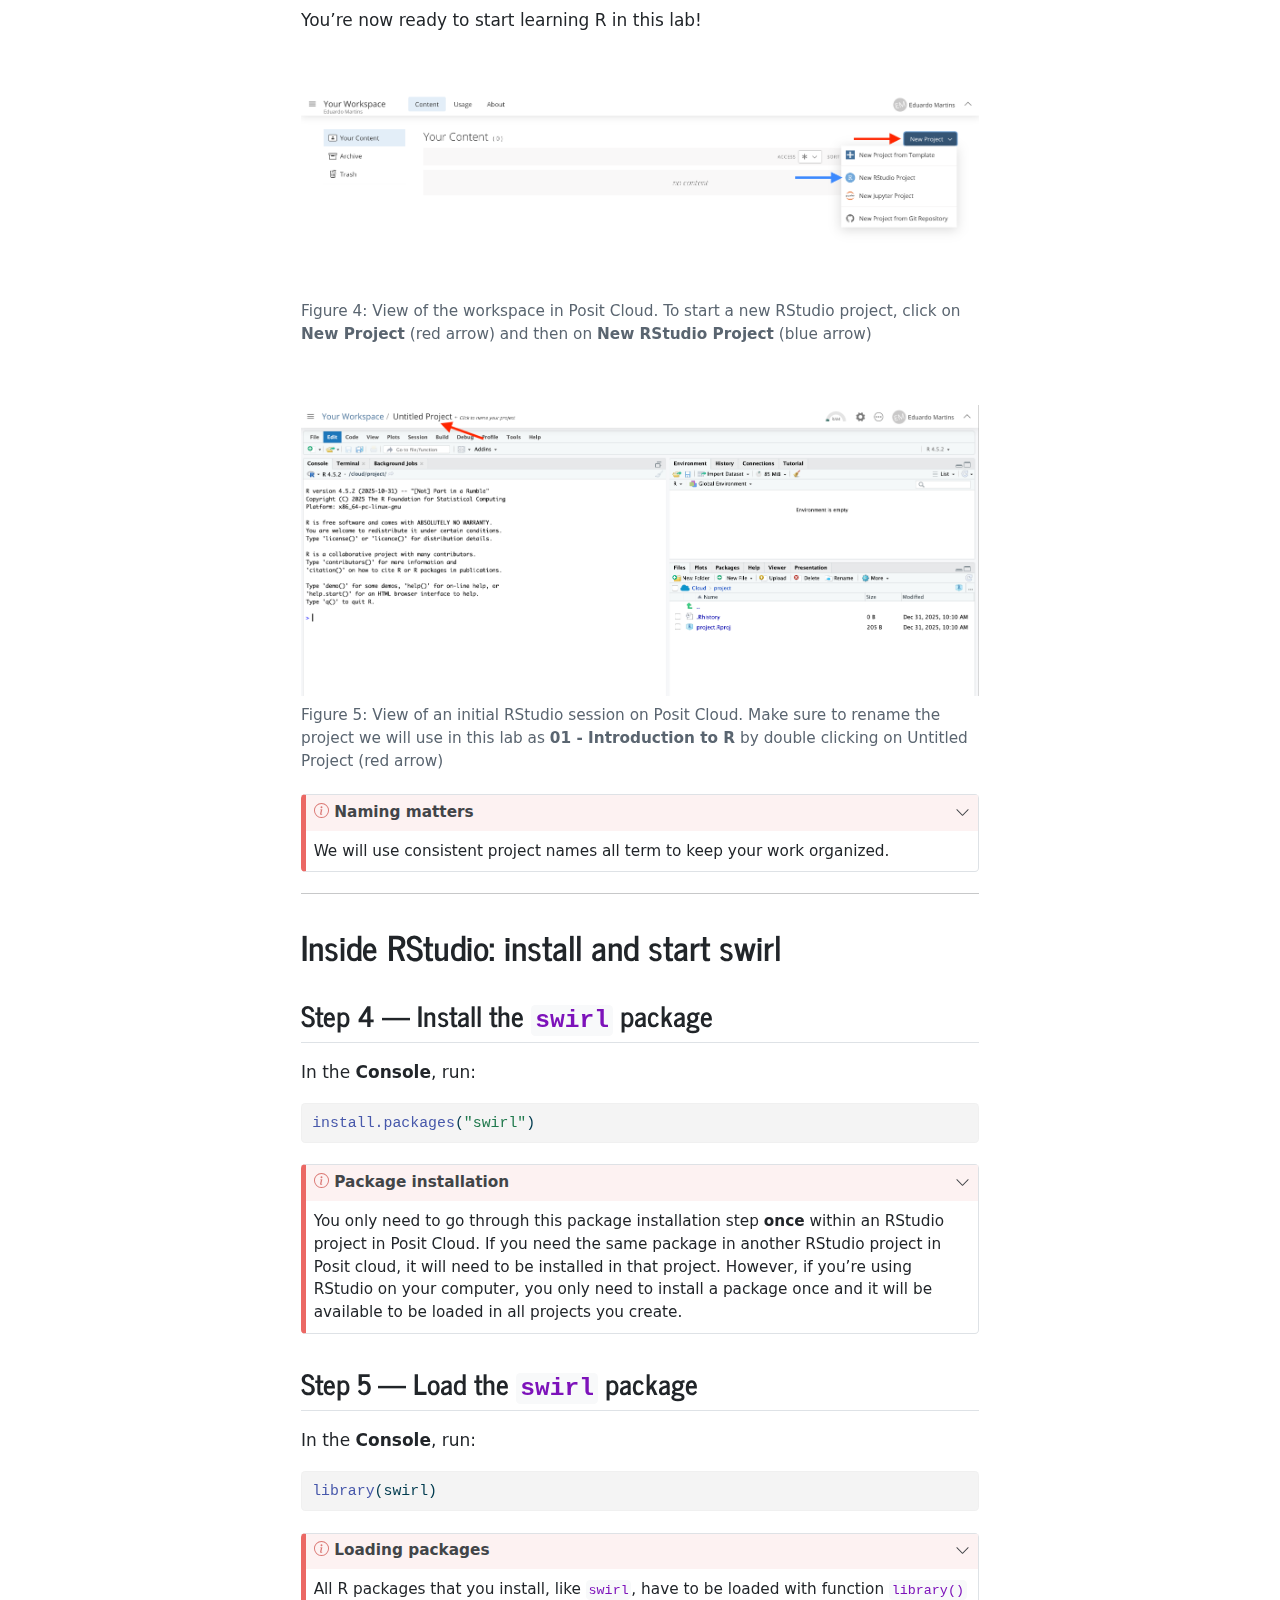
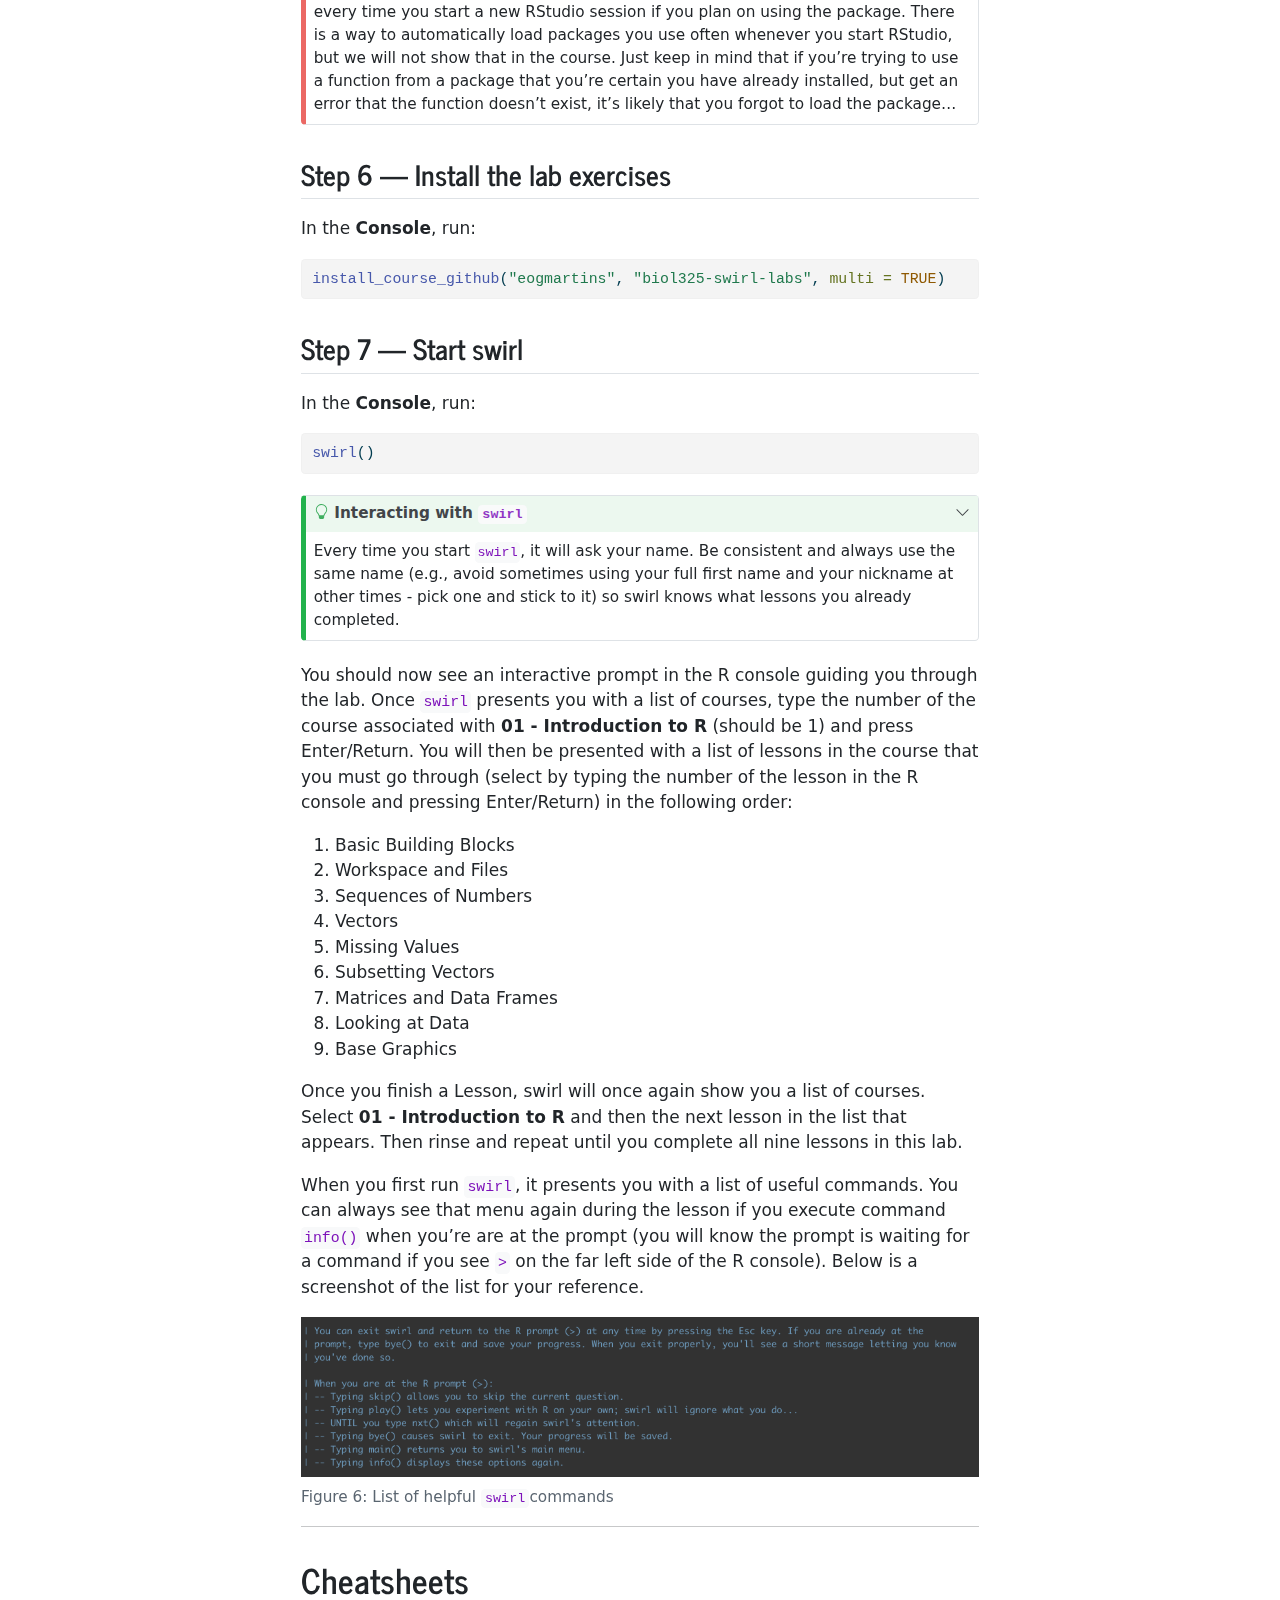
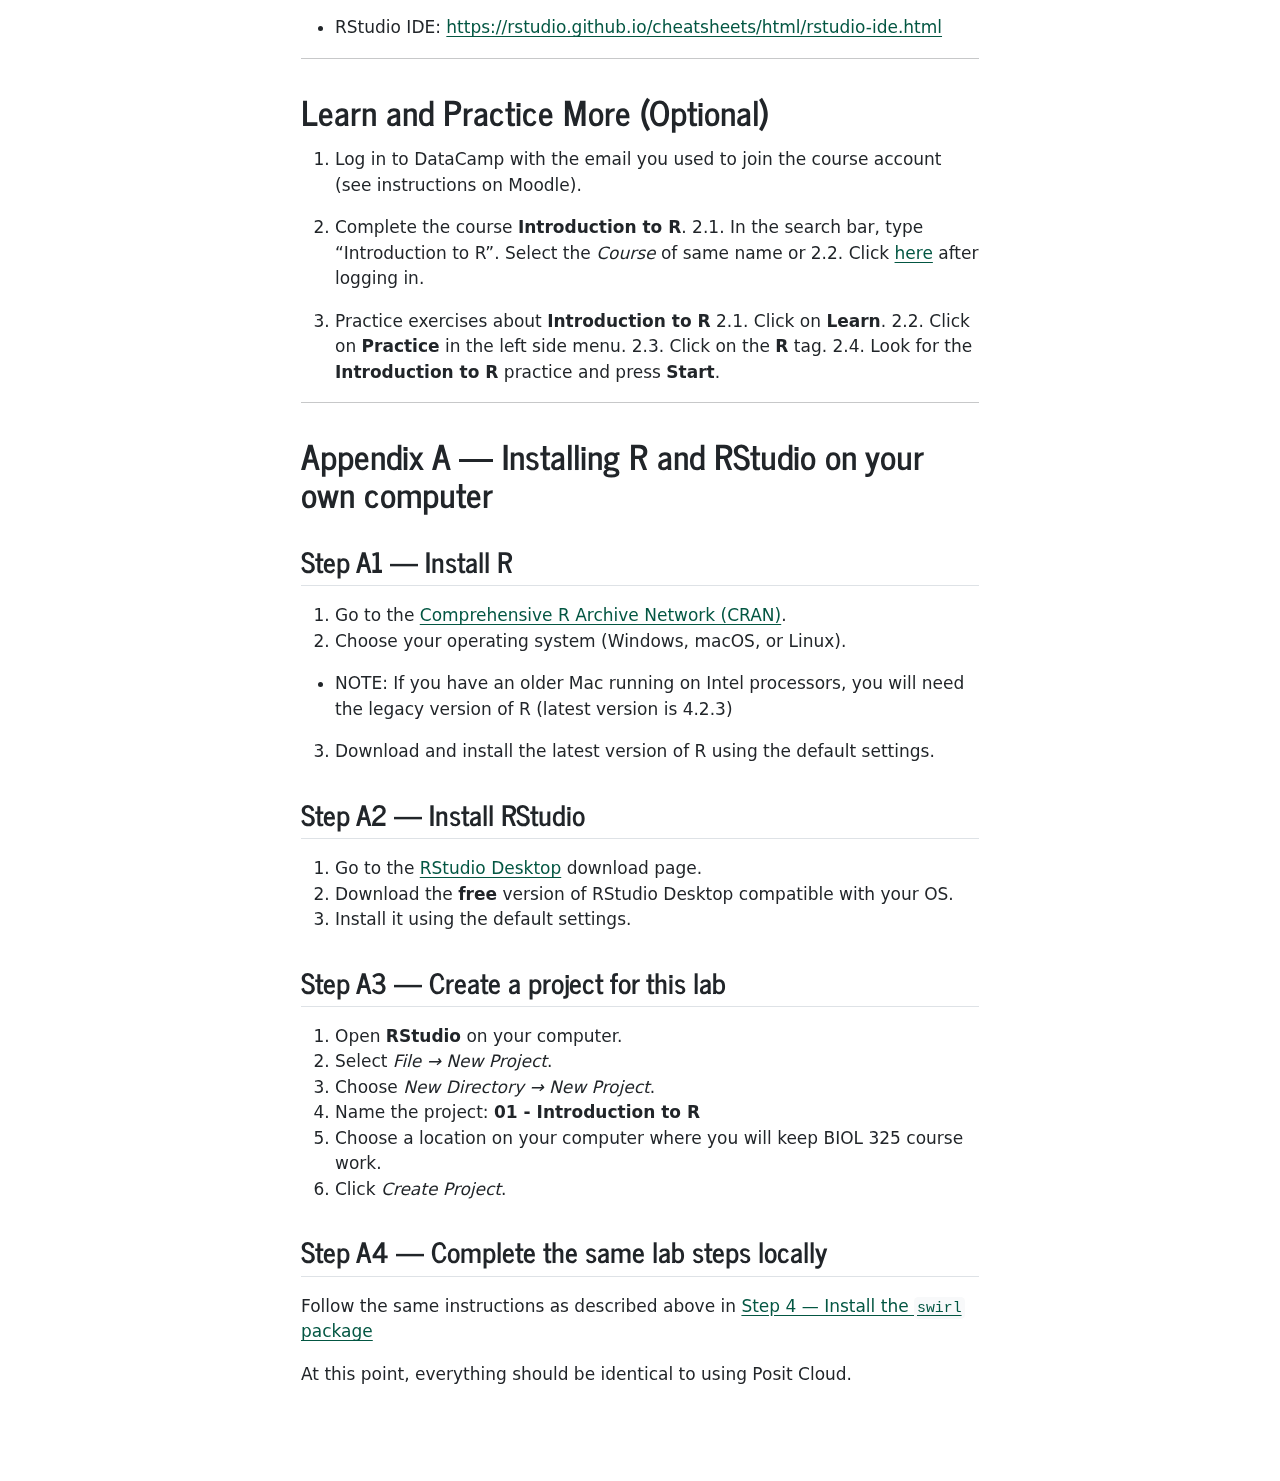
<file: docs/labs/lab01.html>
<!DOCTYPE html>
<html xmlns="http://www.w3.org/1999/xhtml" lang="en" xml:lang="en"><head>

<meta charset="utf-8">
<meta name="generator" content="quarto-1.5.43">

<meta name="viewport" content="width=device-width, initial-scale=1.0, user-scalable=yes">


<title>BIOL 325 — Ecological Analyses – Lab 01 — Introduction to R</title>
<style>
code{white-space: pre-wrap;}
span.smallcaps{font-variant: small-caps;}
div.columns{display: flex; gap: min(4vw, 1.5em);}
div.column{flex: auto; overflow-x: auto;}
div.hanging-indent{margin-left: 1.5em; text-indent: -1.5em;}
ul.task-list{list-style: none;}
ul.task-list li input[type="checkbox"] {
  width: 0.8em;
  margin: 0 0.8em 0.2em -1em; /* quarto-specific, see https://github.com/quarto-dev/quarto-cli/issues/4556 */ 
  vertical-align: middle;
}
/* CSS for syntax highlighting */
pre > code.sourceCode { white-space: pre; position: relative; }
pre > code.sourceCode > span { line-height: 1.25; }
pre > code.sourceCode > span:empty { height: 1.2em; }
.sourceCode { overflow: visible; }
code.sourceCode > span { color: inherit; text-decoration: inherit; }
div.sourceCode { margin: 1em 0; }
pre.sourceCode { margin: 0; }
@media screen {
div.sourceCode { overflow: auto; }
}
@media print {
pre > code.sourceCode { white-space: pre-wrap; }
pre > code.sourceCode > span { display: inline-block; text-indent: -5em; padding-left: 5em; }
}
pre.numberSource code
  { counter-reset: source-line 0; }
pre.numberSource code > span
  { position: relative; left: -4em; counter-increment: source-line; }
pre.numberSource code > span > a:first-child::before
  { content: counter(source-line);
    position: relative; left: -1em; text-align: right; vertical-align: baseline;
    border: none; display: inline-block;
    -webkit-touch-callout: none; -webkit-user-select: none;
    -khtml-user-select: none; -moz-user-select: none;
    -ms-user-select: none; user-select: none;
    padding: 0 4px; width: 4em;
  }
pre.numberSource { margin-left: 3em;  padding-left: 4px; }
div.sourceCode
  {   }
@media screen {
pre > code.sourceCode > span > a:first-child::before { text-decoration: underline; }
}
</style>


<script src="../site_libs/quarto-nav/quarto-nav.js"></script>
<script src="../site_libs/quarto-nav/headroom.min.js"></script>
<script src="../site_libs/clipboard/clipboard.min.js"></script>
<script src="../site_libs/quarto-search/autocomplete.umd.js"></script>
<script src="../site_libs/quarto-search/fuse.min.js"></script>
<script src="../site_libs/quarto-search/quarto-search.js"></script>
<meta name="quarto:offset" content="../">
<script src="../site_libs/quarto-html/quarto.js"></script>
<script src="../site_libs/quarto-html/popper.min.js"></script>
<script src="../site_libs/quarto-html/tippy.umd.min.js"></script>
<script src="../site_libs/quarto-html/anchor.min.js"></script>
<link href="../site_libs/quarto-html/tippy.css" rel="stylesheet">
<link href="../site_libs/quarto-html/quarto-syntax-highlighting.css" rel="stylesheet" id="quarto-text-highlighting-styles">
<script src="../site_libs/bootstrap/bootstrap.min.js"></script>
<link href="../site_libs/bootstrap/bootstrap-icons.css" rel="stylesheet">
<link href="../site_libs/bootstrap/bootstrap.min.css" rel="stylesheet" id="quarto-bootstrap" data-mode="light">
<script id="quarto-search-options" type="application/json">{
  "location": "navbar",
  "copy-button": false,
  "collapse-after": 3,
  "panel-placement": "end",
  "type": "overlay",
  "limit": 50,
  "keyboard-shortcut": [
    "f",
    "/",
    "s"
  ],
  "show-item-context": false,
  "language": {
    "search-no-results-text": "No results",
    "search-matching-documents-text": "matching documents",
    "search-copy-link-title": "Copy link to search",
    "search-hide-matches-text": "Hide additional matches",
    "search-more-match-text": "more match in this document",
    "search-more-matches-text": "more matches in this document",
    "search-clear-button-title": "Clear",
    "search-text-placeholder": "",
    "search-detached-cancel-button-title": "Cancel",
    "search-submit-button-title": "Submit",
    "search-label": "Search"
  }
}</script>


<link rel="stylesheet" href="../styles.css">
</head>

<body class="floating nav-fixed">

<div id="quarto-search-results"></div>
  <header id="quarto-header" class="headroom fixed-top">
    <nav class="navbar navbar-expand-lg " data-bs-theme="dark">
      <div class="navbar-container container-fluid">
      <div class="navbar-brand-container mx-auto">
    <a href="../index.html" class="navbar-brand navbar-brand-logo">
    <img src="../images/unbc_logo.png" alt="" class="navbar-logo">
    </a>
    <a class="navbar-brand" href="../index.html">
    <span class="navbar-title">BIOL 325 — Ecological Analyses</span>
    </a>
  </div>
            <div id="quarto-search" class="" title="Search"></div>
          <button class="navbar-toggler" type="button" data-bs-toggle="collapse" data-bs-target="#navbarCollapse" aria-controls="navbarCollapse" role="menu" aria-expanded="false" aria-label="Toggle navigation" onclick="if (window.quartoToggleHeadroom) { window.quartoToggleHeadroom(); }">
  <span class="navbar-toggler-icon"></span>
</button>
          <div class="collapse navbar-collapse" id="navbarCollapse">
            <ul class="navbar-nav navbar-nav-scroll me-auto">
  <li class="nav-item">
    <a class="nav-link" href="../index.html"> 
<span class="menu-text">Labs</span></a>
  </li>  
</ul>
          </div> <!-- /navcollapse -->
            <div class="quarto-navbar-tools">
</div>
      </div> <!-- /container-fluid -->
    </nav>
</header>
<!-- content -->
<div id="quarto-content" class="quarto-container page-columns page-rows-contents page-layout-article page-navbar">
<!-- sidebar -->
  <nav id="quarto-sidebar" class="sidebar collapse collapse-horizontal quarto-sidebar-collapse-item sidebar-navigation floating overflow-auto">
    <nav id="TOC" role="doc-toc" class="toc-active">
    <h2 id="toc-title">Contents</h2>
   
  <ul>
  <li><a href="#setup-instructions-for-posit-cloud" id="toc-setup-instructions-for-posit-cloud" class="nav-link active" data-scroll-target="#setup-instructions-for-posit-cloud">Setup instructions for Posit Cloud</a>
  <ul class="collapse">
  <li><a href="#step-1-create-a-free-posit-cloud-account" id="toc-step-1-create-a-free-posit-cloud-account" class="nav-link" data-scroll-target="#step-1-create-a-free-posit-cloud-account">Step 1 — Create a free Posit Cloud account</a></li>
  <li><a href="#step-2-log-in-to-posit-cloud" id="toc-step-2-log-in-to-posit-cloud" class="nav-link" data-scroll-target="#step-2-log-in-to-posit-cloud">Step 2 — Log in to Posit Cloud</a></li>
  <li><a href="#step-3-create-a-new-rstudio-project" id="toc-step-3-create-a-new-rstudio-project" class="nav-link" data-scroll-target="#step-3-create-a-new-rstudio-project">Step 3 — Create a new RStudio project</a></li>
  </ul></li>
  <li><a href="#sec-swirl" id="toc-sec-swirl" class="nav-link" data-scroll-target="#sec-swirl">Inside RStudio: install and start swirl</a>
  <ul class="collapse">
  <li><a href="#step-4-install-the-swirl-package" id="toc-step-4-install-the-swirl-package" class="nav-link" data-scroll-target="#step-4-install-the-swirl-package">Step 4 — Install the <code>swirl</code> package</a></li>
  <li><a href="#step-5-load-the-swirl-package" id="toc-step-5-load-the-swirl-package" class="nav-link" data-scroll-target="#step-5-load-the-swirl-package">Step 5 — Load the <code>swirl</code> package</a></li>
  <li><a href="#step-6-install-the-lab-exercises" id="toc-step-6-install-the-lab-exercises" class="nav-link" data-scroll-target="#step-6-install-the-lab-exercises">Step 6 — Install the lab exercises</a></li>
  <li><a href="#step-7-start-swirl" id="toc-step-7-start-swirl" class="nav-link" data-scroll-target="#step-7-start-swirl">Step 7 — Start swirl</a></li>
  </ul></li>
  <li><a href="#cheatsheets" id="toc-cheatsheets" class="nav-link" data-scroll-target="#cheatsheets">Cheatsheets</a></li>
  <li><a href="#learn-and-practice-more-optional" id="toc-learn-and-practice-more-optional" class="nav-link" data-scroll-target="#learn-and-practice-more-optional">Learn and Practice More (Optional)</a></li>
  <li><a href="#sec-apx-A" id="toc-sec-apx-A" class="nav-link" data-scroll-target="#sec-apx-A">Appendix A — Installing R and RStudio on your own computer</a>
  <ul class="collapse">
  <li><a href="#step-a1-install-r" id="toc-step-a1-install-r" class="nav-link" data-scroll-target="#step-a1-install-r">Step A1 — Install R</a></li>
  <li><a href="#step-a2-install-rstudio" id="toc-step-a2-install-rstudio" class="nav-link" data-scroll-target="#step-a2-install-rstudio">Step A2 — Install RStudio</a></li>
  <li><a href="#step-a3-create-a-project-for-this-lab" id="toc-step-a3-create-a-project-for-this-lab" class="nav-link" data-scroll-target="#step-a3-create-a-project-for-this-lab">Step A3 — Create a project for this lab</a></li>
  <li><a href="#step-a4-complete-the-same-lab-steps-locally" id="toc-step-a4-complete-the-same-lab-steps-locally" class="nav-link" data-scroll-target="#step-a4-complete-the-same-lab-steps-locally">Step A4 — Complete the same lab steps locally</a></li>
  </ul></li>
  </ul>
</nav>
</nav>
<div id="quarto-sidebar-glass" class="quarto-sidebar-collapse-item" data-bs-toggle="collapse" data-bs-target=".quarto-sidebar-collapse-item"></div>
<!-- margin-sidebar -->
    <div id="quarto-margin-sidebar" class="sidebar margin-sidebar zindex-bottom">
    </div>
<!-- main -->
<main class="content" id="quarto-document-content">

<header id="title-block-header" class="quarto-title-block default">
<div class="quarto-title">
<h1 class="title">Lab 01 — Introduction to R</h1>
</div>



<div class="quarto-title-meta">

    
  
    
  </div>
  


</header>


<p>The goals of this lab are to introduce you to the basics of using R on RStudio. By the end of this lab, you will be able to:</p>
<ul>
<li>Use R via RStudio on <a href="https://posit.cloud/">Posit Cloud</a> or your own computer (optional)</li>
<li>Create an RStudio project and install R packages</li>
<li>Launch <a href="https://swirlstats.com/">swirl</a>, an interactive tool that teaches R inside R (and RStudio)</li>
<li>Understand the basics of using R</li>
</ul>
<div class="callout callout-style-default callout-note callout-titled">
<div class="callout-header d-flex align-content-center" data-bs-toggle="collapse" data-bs-target=".callout-1-contents" aria-controls="callout-1" aria-expanded="true" aria-label="Toggle callout">
<div class="callout-icon-container">
<i class="callout-icon"></i>
</div>
<div class="callout-title-container flex-fill">
Before we can get going
</div>
<div class="callout-btn-toggle d-inline-block border-0 py-1 ps-1 pe-0 float-end"><i class="callout-toggle"></i></div>
</div>
<div id="callout-1" class="callout-1-contents callout-collapse collapse show">
<div class="callout-body-container callout-body">
<ul>
<li>Login to a UNBC computer (or your own laptop if you prefer)</li>
<li>Open a web browser (Chrome recommended)</li>
</ul>
</div>
</div>
</div>
<div class="callout callout-style-default callout-important callout-titled">
<div class="callout-header d-flex align-content-center" data-bs-toggle="collapse" data-bs-target=".callout-2-contents" aria-controls="callout-2" aria-expanded="true" aria-label="Toggle callout">
<div class="callout-icon-container">
<i class="callout-icon"></i>
</div>
<div class="callout-title-container flex-fill">
Posit Cloud vs RStudio on your personal computer
</div>
<div class="callout-btn-toggle d-inline-block border-0 py-1 ps-1 pe-0 float-end"><i class="callout-toggle"></i></div>
</div>
<div id="callout-2" class="callout-2-contents callout-collapse collapse show">
<div class="callout-body-container callout-body">
<p><strong>Use Posit Cloud if:</strong></p>
<ul>
<li>You want the <em>fastest</em> setup with minimal troubleshooting</li>
<li>You are using a UNBC computer, which requires admin permissions for installing packages</li>
<li>You want an identical setup to what we will demonstrate in class</li>
</ul>
<p><strong>Install R + RStudio on your computer if:</strong></p>
<ul>
<li>You want to work offline</li>
<li>You expect to use R regularly beyond this course and will exceed Posit Cloud limit of 25 hours / month for free accounts</li>
<li>You are comfortable installing software and resolving occasional OS-specific issues</li>
</ul>
<p><strong>Recommended setup</strong></p>
<p>We strongly recommend you use <strong>Posit Cloud</strong> (or RStudio on the UNBC computers <strong>when</strong> instructed to do so) during labs so everyone has the same R and RStudio setup. Installing R and RStudio on your own personal computer is <strong>optional</strong>, but can be beneficial if you’re comfortable installing software on your own computer. It’s likely that you will be using R on RStudio throughout your career to analyse data, so eventually you will want to have both on your computer anyway. Installation instructions for R and RStudio are described in <a href="#sec-apx-A">Appendix A</a> at the bottom of this page.</p>
</div>
</div>
</div>
<section id="setup-instructions-for-posit-cloud" class="level1">
<h1>Setup instructions for Posit Cloud</h1>
<section id="step-1-create-a-free-posit-cloud-account" class="level2">
<h2 class="anchored" data-anchor-id="step-1-create-a-free-posit-cloud-account">Step 1 — Create a free Posit Cloud account</h2>
<ol type="1">
<li>Click <a href="https://posit.cloud/">here</a> to open <strong>Posit Cloud</strong> on your browser.</li>
<li>If you do <strong>not</strong> already have an account:
<ul>
<li>Click the <strong>Get Started</strong> button at the center of the main Posit Cloud page or <strong>Sign Up</strong> on the top right of the page (<a href="#fig-1" class="quarto-xref">Figure&nbsp;1</a>).</li>
<li>On the next page, select a <strong>Free</strong> account (click on the button <em>Learn more</em> under the <strong>Free</strong> option, <strong>NOT</strong> Student account) (<a href="#fig-2" class="quarto-xref">Figure&nbsp;2</a>).</li>
<li>Then, on the next page, click the big <em>Sign Up</em> button (if you selected the <strong>Free</strong> account option in the previous step you will see cost <strong>$0/forever</strong> above the <strong>Sign Up</strong> button) (<a href="#fig-3" class="quarto-xref">Figure&nbsp;3</a>).</li>
<li>On the next page, fill up the required information (username, password, first name, and last name), click <strong>Sign up</strong>, and follow the instructions to activate your account.</li>
</ul></li>
</ol>
<p>&nbsp;</p>
<div id="fig-1" class="quarto-float quarto-figure quarto-figure-center anchored">
<figure class="quarto-float quarto-float-fig figure">
<div aria-describedby="fig-1-caption-0ceaefa1-69ba-4598-a22c-09a6ac19f8ca">
<img src="../images/lab-01/fig-1-posit-signup-login.png" class="img-fluid figure-img">
</div>
<figcaption class="quarto-float-caption-bottom quarto-float-caption quarto-float-fig" id="fig-1-caption-0ceaefa1-69ba-4598-a22c-09a6ac19f8ca">
Figure&nbsp;1: Main Posit Cloud page. Red arrows show where you can click to sign up for an account, whereas blue arrows show where to click to login once you have an acccount
</figcaption>
</figure>
</div>
<p>&nbsp;</p>
<div id="fig-2" class="quarto-float quarto-figure quarto-figure-center anchored">
<figure class="quarto-float quarto-float-fig figure">
<div aria-describedby="fig-2-caption-0ceaefa1-69ba-4598-a22c-09a6ac19f8ca">
<img src="../images/lab-01/fig-2-posit-account-options.png" class="img-fluid figure-img">
</div>
<figcaption class="quarto-float-caption-bottom quarto-float-caption quarto-float-fig" id="fig-2-caption-0ceaefa1-69ba-4598-a22c-09a6ac19f8ca">
Figure&nbsp;2: Account options at Posit Cloud. Make sure to select the <strong>Free</strong> account by clicking at the <strong>Learn more</strong> button under Free as indicated by the red arrow.
</figcaption>
</figure>
</div>
<p>&nbsp;</p>
<div id="fig-3" class="quarto-float quarto-figure quarto-figure-center anchored">
<figure class="quarto-float quarto-float-fig figure">
<div aria-describedby="fig-3-caption-0ceaefa1-69ba-4598-a22c-09a6ac19f8ca">
<img src="../images/lab-01/fig-3-posit-signup-free.png" class="img-fluid figure-img">
</div>
<figcaption class="quarto-float-caption-bottom quarto-float-caption quarto-float-fig" id="fig-3-caption-0ceaefa1-69ba-4598-a22c-09a6ac19f8ca">
Figure&nbsp;3: Sign up page for the <strong>Free</strong> account. After confirming that you picked the <strong>Free</strong> account by checking that cost is <strong>$0/forever</strong> click <strong>Sign Up</strong> as indicated by the red arrow
</figcaption>
</figure>
</div>
<p>&nbsp;</p>
</section>
<section id="step-2-log-in-to-posit-cloud" class="level2">
<h2 class="anchored" data-anchor-id="step-2-log-in-to-posit-cloud">Step 2 — Log in to Posit Cloud</h2>
<ol type="1">
<li>Go to <a href="https://posit.cloud/">Posit Cloud</a> in your web browser.</li>
<li>Click <strong>Log In</strong> (<a href="#fig-1" class="quarto-xref">Figure&nbsp;1</a>).</li>
<li>Enter your credentials.</li>
</ol>
</section>
<section id="step-3-create-a-new-rstudio-project" class="level2">
<h2 class="anchored" data-anchor-id="step-3-create-a-new-rstudio-project">Step 3 — Create a new RStudio project</h2>
<ol type="1">
<li>After logging in, you will see your workspace in Posit Cloud. On the far right of the page, click on <strong>New Project</strong> (<a href="#fig-4" class="quarto-xref">Figure&nbsp;4</a>).</li>
<li>This will open a menu. Now, click on <strong>New RStudio Project</strong> (<a href="#fig-4" class="quarto-xref">Figure&nbsp;4</a>).</li>
<li>Wait for the RStudio session to launch.</li>
<li>When you see RStudio, double click on Untitled Project (top left) and rename the project to <strong>01 - Introduction to R</strong> (<a href="#fig-5" class="quarto-xref">Figure&nbsp;5</a>).</li>
</ol>
<p>You’re now ready to start learning R in this lab!</p>
<p>&nbsp;</p>
<div id="fig-4" class="quarto-float quarto-figure quarto-figure-center anchored">
<figure class="quarto-float quarto-float-fig figure">
<div aria-describedby="fig-4-caption-0ceaefa1-69ba-4598-a22c-09a6ac19f8ca">
<img src="../images/lab-01/fig-4-create-new-project.png" class="img-fluid figure-img">
</div>
<figcaption class="quarto-float-caption-bottom quarto-float-caption quarto-float-fig" id="fig-4-caption-0ceaefa1-69ba-4598-a22c-09a6ac19f8ca">
Figure&nbsp;4: View of the workspace in Posit Cloud. To start a new RStudio project, click on <strong>New Project</strong> (red arrow) and then on <strong>New RStudio Project</strong> (blue arrow)
</figcaption>
</figure>
</div>
<p>&nbsp;</p>
<div id="fig-5" class="quarto-float quarto-figure quarto-figure-center anchored">
<figure class="quarto-float quarto-float-fig figure">
<div aria-describedby="fig-5-caption-0ceaefa1-69ba-4598-a22c-09a6ac19f8ca">
<img src="../images/lab-01/fig-5-rename-project.png" class="img-fluid figure-img">
</div>
<figcaption class="quarto-float-caption-bottom quarto-float-caption quarto-float-fig" id="fig-5-caption-0ceaefa1-69ba-4598-a22c-09a6ac19f8ca">
Figure&nbsp;5: View of an initial RStudio session on Posit Cloud. Make sure to rename the project we will use in this lab as <strong>01 - Introduction to R</strong> by double clicking on Untitled Project (red arrow)
</figcaption>
</figure>
</div>
<div class="callout callout-style-default callout-note callout-titled">
<div class="callout-header d-flex align-content-center" data-bs-toggle="collapse" data-bs-target=".callout-3-contents" aria-controls="callout-3" aria-expanded="true" aria-label="Toggle callout">
<div class="callout-icon-container">
<i class="callout-icon"></i>
</div>
<div class="callout-title-container flex-fill">
Naming matters
</div>
<div class="callout-btn-toggle d-inline-block border-0 py-1 ps-1 pe-0 float-end"><i class="callout-toggle"></i></div>
</div>
<div id="callout-3" class="callout-3-contents callout-collapse collapse show">
<div class="callout-body-container callout-body">
<p>We will use consistent project names all term to keep your work organized.</p>
</div>
</div>
</div>
<hr>
</section>
</section>
<section id="sec-swirl" class="level1">
<h1>Inside RStudio: install and start swirl</h1>
<section id="step-4-install-the-swirl-package" class="level2">
<h2 class="anchored" data-anchor-id="step-4-install-the-swirl-package">Step 4 — Install the <code>swirl</code> package</h2>
<p>In the <strong>Console</strong>, run:</p>
<div class="sourceCode" id="cb1"><pre class="sourceCode r code-with-copy"><code class="sourceCode r"><span id="cb1-1"><a href="#cb1-1" aria-hidden="true" tabindex="-1"></a><span class="fu">install.packages</span>(<span class="st">"swirl"</span>)</span></code><button title="Copy to Clipboard" class="code-copy-button"><i class="bi"></i></button></pre></div>
<div class="callout callout-style-default callout-note callout-titled">
<div class="callout-header d-flex align-content-center" data-bs-toggle="collapse" data-bs-target=".callout-4-contents" aria-controls="callout-4" aria-expanded="true" aria-label="Toggle callout">
<div class="callout-icon-container">
<i class="callout-icon"></i>
</div>
<div class="callout-title-container flex-fill">
Package installation
</div>
<div class="callout-btn-toggle d-inline-block border-0 py-1 ps-1 pe-0 float-end"><i class="callout-toggle"></i></div>
</div>
<div id="callout-4" class="callout-4-contents callout-collapse collapse show">
<div class="callout-body-container callout-body">
<p>You only need to go through this package installation step <strong>once</strong> within an RStudio project in Posit Cloud. If you need the same package in another RStudio project in Posit cloud, it will need to be installed in that project. However, if you’re using RStudio on your computer, you only need to install a package once and it will be available to be loaded in all projects you create.</p>
</div>
</div>
</div>
</section>
<section id="step-5-load-the-swirl-package" class="level2">
<h2 class="anchored" data-anchor-id="step-5-load-the-swirl-package">Step 5 — Load the <code>swirl</code> package</h2>
<p>In the <strong>Console</strong>, run:</p>
<div class="sourceCode" id="cb2"><pre class="sourceCode r code-with-copy"><code class="sourceCode r"><span id="cb2-1"><a href="#cb2-1" aria-hidden="true" tabindex="-1"></a><span class="fu">library</span>(swirl)</span></code><button title="Copy to Clipboard" class="code-copy-button"><i class="bi"></i></button></pre></div>
<div class="callout callout-style-default callout-note callout-titled">
<div class="callout-header d-flex align-content-center" data-bs-toggle="collapse" data-bs-target=".callout-5-contents" aria-controls="callout-5" aria-expanded="true" aria-label="Toggle callout">
<div class="callout-icon-container">
<i class="callout-icon"></i>
</div>
<div class="callout-title-container flex-fill">
Loading packages
</div>
<div class="callout-btn-toggle d-inline-block border-0 py-1 ps-1 pe-0 float-end"><i class="callout-toggle"></i></div>
</div>
<div id="callout-5" class="callout-5-contents callout-collapse collapse show">
<div class="callout-body-container callout-body">
<p>All R packages that you install, like <code>swirl</code>, have to be loaded with function <code>library()</code> every time you start a new RStudio session if you plan on using the package. There is a way to automatically load packages you use often whenever you start RStudio, but we will not show that in the course. Just keep in mind that if you’re trying to use a function from a package that you’re certain you have already installed, but get an error that the function doesn’t exist, it’s likely that you forgot to load the package…</p>
</div>
</div>
</div>
</section>
<section id="step-6-install-the-lab-exercises" class="level2">
<h2 class="anchored" data-anchor-id="step-6-install-the-lab-exercises">Step 6 — Install the lab exercises</h2>
<p>In the <strong>Console</strong>, run:</p>
<div class="sourceCode" id="cb3"><pre class="sourceCode r code-with-copy"><code class="sourceCode r"><span id="cb3-1"><a href="#cb3-1" aria-hidden="true" tabindex="-1"></a><span class="fu">install_course_github</span>(<span class="st">"eogmartins"</span>, <span class="st">"biol325-swirl-labs"</span>, <span class="at">multi =</span> <span class="cn">TRUE</span>)</span></code><button title="Copy to Clipboard" class="code-copy-button"><i class="bi"></i></button></pre></div>
</section>
<section id="step-7-start-swirl" class="level2">
<h2 class="anchored" data-anchor-id="step-7-start-swirl">Step 7 — Start swirl</h2>
<p>In the <strong>Console</strong>, run:</p>
<div class="sourceCode" id="cb4"><pre class="sourceCode r code-with-copy"><code class="sourceCode r"><span id="cb4-1"><a href="#cb4-1" aria-hidden="true" tabindex="-1"></a><span class="fu">swirl</span>()</span></code><button title="Copy to Clipboard" class="code-copy-button"><i class="bi"></i></button></pre></div>
<div class="callout callout-style-default callout-tip callout-titled">
<div class="callout-header d-flex align-content-center" data-bs-toggle="collapse" data-bs-target=".callout-6-contents" aria-controls="callout-6" aria-expanded="true" aria-label="Toggle callout">
<div class="callout-icon-container">
<i class="callout-icon"></i>
</div>
<div class="callout-title-container flex-fill">
Interacting with <code>swirl</code>
</div>
<div class="callout-btn-toggle d-inline-block border-0 py-1 ps-1 pe-0 float-end"><i class="callout-toggle"></i></div>
</div>
<div id="callout-6" class="callout-6-contents callout-collapse collapse show">
<div class="callout-body-container callout-body">
<p>Every time you start <code>swirl</code>, it will ask your name. Be consistent and always use the same name (e.g., avoid sometimes using your full first name and your nickname at other times - pick one and stick to it) so swirl knows what lessons you already completed.</p>
</div>
</div>
</div>
<p>You should now see an interactive prompt in the R console guiding you through the lab. Once <code>swirl</code> presents you with a list of courses, type the number of the course associated with <strong>01 - Introduction to R</strong> (should be 1) and press Enter/Return. You will then be presented with a list of lessons in the course that you must go through (select by typing the number of the lesson in the R console and pressing Enter/Return) in the following order:</p>
<ol type="1">
<li>Basic Building Blocks</li>
<li>Workspace and Files</li>
<li>Sequences of Numbers</li>
<li>Vectors</li>
<li>Missing Values</li>
<li>Subsetting Vectors</li>
<li>Matrices and Data Frames</li>
<li>Looking at Data</li>
<li>Base Graphics</li>
</ol>
<p>Once you finish a Lesson, swirl will once again show you a list of courses. Select <strong>01 - Introduction to R</strong> and then the next lesson in the list that appears. Then rinse and repeat until you complete all nine lessons in this lab.</p>
<p>When you first run <code>swirl</code>, it presents you with a list of useful commands. You can always see that menu again during the lesson if you execute command <code>info()</code> when you’re are at the prompt (you will know the prompt is waiting for a command if you see <code>&gt;</code> on the far left side of the R console). Below is a screenshot of the list for your reference.</p>
<div id="fig-6" class="quarto-float quarto-figure quarto-figure-center anchored">
<figure class="quarto-float quarto-float-fig figure">
<div aria-describedby="fig-6-caption-0ceaefa1-69ba-4598-a22c-09a6ac19f8ca">
<img src="../images/lab-01/fig-6-swirl-commands.png" class="img-fluid figure-img">
</div>
<figcaption class="quarto-float-caption-bottom quarto-float-caption quarto-float-fig" id="fig-6-caption-0ceaefa1-69ba-4598-a22c-09a6ac19f8ca">
Figure&nbsp;6: List of helpful <code>swirl</code>commands
</figcaption>
</figure>
</div>
<hr>
</section>
</section>
<section id="cheatsheets" class="level1">
<h1>Cheatsheets</h1>
<ul>
<li>RStudio IDE: <a href="https://rstudio.github.io/cheatsheets/html/rstudio-ide.html" class="uri">https://rstudio.github.io/cheatsheets/html/rstudio-ide.html</a></li>
</ul>
<hr>
</section>
<section id="learn-and-practice-more-optional" class="level1">
<h1>Learn and Practice More (Optional)</h1>
<ol type="1">
<li><p>Log in to DataCamp with the email you used to join the course account (see instructions on Moodle).</p></li>
<li><p>Complete the course <strong>Introduction to R</strong>. 2.1. In the search bar, type “Introduction to R”. Select the <em>Course</em> of same name or 2.2. Click <a href="https://app.datacamp.com/learn/courses/free-introduction-to-r">here</a> after logging in.</p></li>
<li><p>Practice exercises about <strong>Introduction to R</strong> 2.1. Click on <strong>Learn</strong>. 2.2. Click on <strong>Practice</strong> in the left side menu. 2.3. Click on the <strong>R</strong> tag. 2.4. Look for the <strong>Introduction to R</strong> practice and press <strong>Start</strong>.</p></li>
</ol>
<hr>
</section>
<section id="sec-apx-A" class="level1">
<h1>Appendix A — Installing R and RStudio on your own computer</h1>
<section id="step-a1-install-r" class="level2">
<h2 class="anchored" data-anchor-id="step-a1-install-r">Step A1 — Install R</h2>
<ol type="1">
<li>Go to the <a href="https://cran.r-project.org/">Comprehensive R Archive Network (CRAN)</a>.</li>
<li>Choose your operating system (Windows, macOS, or Linux).</li>
</ol>
<ul>
<li>NOTE: If you have an older Mac running on Intel processors, you will need the legacy version of R (latest version is 4.2.3)</li>
</ul>
<ol start="3" type="1">
<li>Download and install the latest version of R using the default settings.</li>
</ol>
</section>
<section id="step-a2-install-rstudio" class="level2">
<h2 class="anchored" data-anchor-id="step-a2-install-rstudio">Step A2 — Install RStudio</h2>
<ol type="1">
<li>Go to the <a href="https://posit.co/download/rstudio-desktop/">RStudio Desktop</a> download page.</li>
<li>Download the <strong>free</strong> version of RStudio Desktop compatible with your OS.</li>
<li>Install it using the default settings.</li>
</ol>
</section>
<section id="step-a3-create-a-project-for-this-lab" class="level2">
<h2 class="anchored" data-anchor-id="step-a3-create-a-project-for-this-lab">Step A3 — Create a project for this lab</h2>
<ol type="1">
<li>Open <strong>RStudio</strong> on your computer.</li>
<li>Select <em>File → New Project</em>.</li>
<li>Choose <em>New Directory → New Project</em>.</li>
<li>Name the project: <strong>01 - Introduction to R</strong></li>
<li>Choose a location on your computer where you will keep BIOL 325 course work.</li>
<li>Click <em>Create Project</em>.</li>
</ol>
</section>
<section id="step-a4-complete-the-same-lab-steps-locally" class="level2">
<h2 class="anchored" data-anchor-id="step-a4-complete-the-same-lab-steps-locally">Step A4 — Complete the same lab steps locally</h2>
<p>Follow the same instructions as described above in <a href="#sec-swirl">Step 4 — Install the <code>swirl</code> package</a></p>
<p>At this point, everything should be identical to using Posit Cloud.</p>


</section>
</section>

</main> <!-- /main -->
<script id="quarto-html-after-body" type="application/javascript">
window.document.addEventListener("DOMContentLoaded", function (event) {
  const toggleBodyColorMode = (bsSheetEl) => {
    const mode = bsSheetEl.getAttribute("data-mode");
    const bodyEl = window.document.querySelector("body");
    if (mode === "dark") {
      bodyEl.classList.add("quarto-dark");
      bodyEl.classList.remove("quarto-light");
    } else {
      bodyEl.classList.add("quarto-light");
      bodyEl.classList.remove("quarto-dark");
    }
  }
  const toggleBodyColorPrimary = () => {
    const bsSheetEl = window.document.querySelector("link#quarto-bootstrap");
    if (bsSheetEl) {
      toggleBodyColorMode(bsSheetEl);
    }
  }
  toggleBodyColorPrimary();  
  const icon = "";
  const anchorJS = new window.AnchorJS();
  anchorJS.options = {
    placement: 'right',
    icon: icon
  };
  anchorJS.add('.anchored');
  const isCodeAnnotation = (el) => {
    for (const clz of el.classList) {
      if (clz.startsWith('code-annotation-')) {                     
        return true;
      }
    }
    return false;
  }
  const onCopySuccess = function(e) {
    // button target
    const button = e.trigger;
    // don't keep focus
    button.blur();
    // flash "checked"
    button.classList.add('code-copy-button-checked');
    var currentTitle = button.getAttribute("title");
    button.setAttribute("title", "Copied!");
    let tooltip;
    if (window.bootstrap) {
      button.setAttribute("data-bs-toggle", "tooltip");
      button.setAttribute("data-bs-placement", "left");
      button.setAttribute("data-bs-title", "Copied!");
      tooltip = new bootstrap.Tooltip(button, 
        { trigger: "manual", 
          customClass: "code-copy-button-tooltip",
          offset: [0, -8]});
      tooltip.show();    
    }
    setTimeout(function() {
      if (tooltip) {
        tooltip.hide();
        button.removeAttribute("data-bs-title");
        button.removeAttribute("data-bs-toggle");
        button.removeAttribute("data-bs-placement");
      }
      button.setAttribute("title", currentTitle);
      button.classList.remove('code-copy-button-checked');
    }, 1000);
    // clear code selection
    e.clearSelection();
  }
  const getTextToCopy = function(trigger) {
      const codeEl = trigger.previousElementSibling.cloneNode(true);
      for (const childEl of codeEl.children) {
        if (isCodeAnnotation(childEl)) {
          childEl.remove();
        }
      }
      return codeEl.innerText;
  }
  const clipboard = new window.ClipboardJS('.code-copy-button:not([data-in-quarto-modal])', {
    text: getTextToCopy
  });
  clipboard.on('success', onCopySuccess);
  if (window.document.getElementById('quarto-embedded-source-code-modal')) {
    // For code content inside modals, clipBoardJS needs to be initialized with a container option
    // TODO: Check when it could be a function (https://github.com/zenorocha/clipboard.js/issues/860)
    const clipboardModal = new window.ClipboardJS('.code-copy-button[data-in-quarto-modal]', {
      text: getTextToCopy,
      container: window.document.getElementById('quarto-embedded-source-code-modal')
    });
    clipboardModal.on('success', onCopySuccess);
  }
    var localhostRegex = new RegExp(/^(?:http|https):\/\/localhost\:?[0-9]*\//);
    var mailtoRegex = new RegExp(/^mailto:/);
      var filterRegex = new RegExp('/' + window.location.host + '/');
    var isInternal = (href) => {
        return filterRegex.test(href) || localhostRegex.test(href) || mailtoRegex.test(href);
    }
    // Inspect non-navigation links and adorn them if external
 	var links = window.document.querySelectorAll('a[href]:not(.nav-link):not(.navbar-brand):not(.toc-action):not(.sidebar-link):not(.sidebar-item-toggle):not(.pagination-link):not(.no-external):not([aria-hidden]):not(.dropdown-item):not(.quarto-navigation-tool):not(.about-link)');
    for (var i=0; i<links.length; i++) {
      const link = links[i];
      if (!isInternal(link.href)) {
        // undo the damage that might have been done by quarto-nav.js in the case of
        // links that we want to consider external
        if (link.dataset.originalHref !== undefined) {
          link.href = link.dataset.originalHref;
        }
          // target, if specified
          link.setAttribute("target", "_blank");
          if (link.getAttribute("rel") === null) {
            link.setAttribute("rel", "noopener");
          }
      }
    }
  function tippyHover(el, contentFn, onTriggerFn, onUntriggerFn) {
    const config = {
      allowHTML: true,
      maxWidth: 500,
      delay: 100,
      arrow: false,
      appendTo: function(el) {
          return el.parentElement;
      },
      interactive: true,
      interactiveBorder: 10,
      theme: 'quarto',
      placement: 'bottom-start',
    };
    if (contentFn) {
      config.content = contentFn;
    }
    if (onTriggerFn) {
      config.onTrigger = onTriggerFn;
    }
    if (onUntriggerFn) {
      config.onUntrigger = onUntriggerFn;
    }
    window.tippy(el, config); 
  }
  const noterefs = window.document.querySelectorAll('a[role="doc-noteref"]');
  for (var i=0; i<noterefs.length; i++) {
    const ref = noterefs[i];
    tippyHover(ref, function() {
      // use id or data attribute instead here
      let href = ref.getAttribute('data-footnote-href') || ref.getAttribute('href');
      try { href = new URL(href).hash; } catch {}
      const id = href.replace(/^#\/?/, "");
      const note = window.document.getElementById(id);
      if (note) {
        return note.innerHTML;
      } else {
        return "";
      }
    });
  }
  const xrefs = window.document.querySelectorAll('a.quarto-xref');
  const processXRef = (id, note) => {
    // Strip column container classes
    const stripColumnClz = (el) => {
      el.classList.remove("page-full", "page-columns");
      if (el.children) {
        for (const child of el.children) {
          stripColumnClz(child);
        }
      }
    }
    stripColumnClz(note)
    if (id === null || id.startsWith('sec-')) {
      // Special case sections, only their first couple elements
      const container = document.createElement("div");
      if (note.children && note.children.length > 2) {
        container.appendChild(note.children[0].cloneNode(true));
        for (let i = 1; i < note.children.length; i++) {
          const child = note.children[i];
          if (child.tagName === "P" && child.innerText === "") {
            continue;
          } else {
            container.appendChild(child.cloneNode(true));
            break;
          }
        }
        if (window.Quarto?.typesetMath) {
          window.Quarto.typesetMath(container);
        }
        return container.innerHTML
      } else {
        if (window.Quarto?.typesetMath) {
          window.Quarto.typesetMath(note);
        }
        return note.innerHTML;
      }
    } else {
      // Remove any anchor links if they are present
      const anchorLink = note.querySelector('a.anchorjs-link');
      if (anchorLink) {
        anchorLink.remove();
      }
      if (window.Quarto?.typesetMath) {
        window.Quarto.typesetMath(note);
      }
      // TODO in 1.5, we should make sure this works without a callout special case
      if (note.classList.contains("callout")) {
        return note.outerHTML;
      } else {
        return note.innerHTML;
      }
    }
  }
  for (var i=0; i<xrefs.length; i++) {
    const xref = xrefs[i];
    tippyHover(xref, undefined, function(instance) {
      instance.disable();
      let url = xref.getAttribute('href');
      let hash = undefined; 
      if (url.startsWith('#')) {
        hash = url;
      } else {
        try { hash = new URL(url).hash; } catch {}
      }
      if (hash) {
        const id = hash.replace(/^#\/?/, "");
        const note = window.document.getElementById(id);
        if (note !== null) {
          try {
            const html = processXRef(id, note.cloneNode(true));
            instance.setContent(html);
          } finally {
            instance.enable();
            instance.show();
          }
        } else {
          // See if we can fetch this
          fetch(url.split('#')[0])
          .then(res => res.text())
          .then(html => {
            const parser = new DOMParser();
            const htmlDoc = parser.parseFromString(html, "text/html");
            const note = htmlDoc.getElementById(id);
            if (note !== null) {
              const html = processXRef(id, note);
              instance.setContent(html);
            } 
          }).finally(() => {
            instance.enable();
            instance.show();
          });
        }
      } else {
        // See if we can fetch a full url (with no hash to target)
        // This is a special case and we should probably do some content thinning / targeting
        fetch(url)
        .then(res => res.text())
        .then(html => {
          const parser = new DOMParser();
          const htmlDoc = parser.parseFromString(html, "text/html");
          const note = htmlDoc.querySelector('main.content');
          if (note !== null) {
            // This should only happen for chapter cross references
            // (since there is no id in the URL)
            // remove the first header
            if (note.children.length > 0 && note.children[0].tagName === "HEADER") {
              note.children[0].remove();
            }
            const html = processXRef(null, note);
            instance.setContent(html);
          } 
        }).finally(() => {
          instance.enable();
          instance.show();
        });
      }
    }, function(instance) {
    });
  }
      let selectedAnnoteEl;
      const selectorForAnnotation = ( cell, annotation) => {
        let cellAttr = 'data-code-cell="' + cell + '"';
        let lineAttr = 'data-code-annotation="' +  annotation + '"';
        const selector = 'span[' + cellAttr + '][' + lineAttr + ']';
        return selector;
      }
      const selectCodeLines = (annoteEl) => {
        const doc = window.document;
        const targetCell = annoteEl.getAttribute("data-target-cell");
        const targetAnnotation = annoteEl.getAttribute("data-target-annotation");
        const annoteSpan = window.document.querySelector(selectorForAnnotation(targetCell, targetAnnotation));
        const lines = annoteSpan.getAttribute("data-code-lines").split(",");
        const lineIds = lines.map((line) => {
          return targetCell + "-" + line;
        })
        let top = null;
        let height = null;
        let parent = null;
        if (lineIds.length > 0) {
            //compute the position of the single el (top and bottom and make a div)
            const el = window.document.getElementById(lineIds[0]);
            top = el.offsetTop;
            height = el.offsetHeight;
            parent = el.parentElement.parentElement;
          if (lineIds.length > 1) {
            const lastEl = window.document.getElementById(lineIds[lineIds.length - 1]);
            const bottom = lastEl.offsetTop + lastEl.offsetHeight;
            height = bottom - top;
          }
          if (top !== null && height !== null && parent !== null) {
            // cook up a div (if necessary) and position it 
            let div = window.document.getElementById("code-annotation-line-highlight");
            if (div === null) {
              div = window.document.createElement("div");
              div.setAttribute("id", "code-annotation-line-highlight");
              div.style.position = 'absolute';
              parent.appendChild(div);
            }
            div.style.top = top - 2 + "px";
            div.style.height = height + 4 + "px";
            div.style.left = 0;
            let gutterDiv = window.document.getElementById("code-annotation-line-highlight-gutter");
            if (gutterDiv === null) {
              gutterDiv = window.document.createElement("div");
              gutterDiv.setAttribute("id", "code-annotation-line-highlight-gutter");
              gutterDiv.style.position = 'absolute';
              const codeCell = window.document.getElementById(targetCell);
              const gutter = codeCell.querySelector('.code-annotation-gutter');
              gutter.appendChild(gutterDiv);
            }
            gutterDiv.style.top = top - 2 + "px";
            gutterDiv.style.height = height + 4 + "px";
          }
          selectedAnnoteEl = annoteEl;
        }
      };
      const unselectCodeLines = () => {
        const elementsIds = ["code-annotation-line-highlight", "code-annotation-line-highlight-gutter"];
        elementsIds.forEach((elId) => {
          const div = window.document.getElementById(elId);
          if (div) {
            div.remove();
          }
        });
        selectedAnnoteEl = undefined;
      };
        // Handle positioning of the toggle
    window.addEventListener(
      "resize",
      throttle(() => {
        elRect = undefined;
        if (selectedAnnoteEl) {
          selectCodeLines(selectedAnnoteEl);
        }
      }, 10)
    );
    function throttle(fn, ms) {
    let throttle = false;
    let timer;
      return (...args) => {
        if(!throttle) { // first call gets through
            fn.apply(this, args);
            throttle = true;
        } else { // all the others get throttled
            if(timer) clearTimeout(timer); // cancel #2
            timer = setTimeout(() => {
              fn.apply(this, args);
              timer = throttle = false;
            }, ms);
        }
      };
    }
      // Attach click handler to the DT
      const annoteDls = window.document.querySelectorAll('dt[data-target-cell]');
      for (const annoteDlNode of annoteDls) {
        annoteDlNode.addEventListener('click', (event) => {
          const clickedEl = event.target;
          if (clickedEl !== selectedAnnoteEl) {
            unselectCodeLines();
            const activeEl = window.document.querySelector('dt[data-target-cell].code-annotation-active');
            if (activeEl) {
              activeEl.classList.remove('code-annotation-active');
            }
            selectCodeLines(clickedEl);
            clickedEl.classList.add('code-annotation-active');
          } else {
            // Unselect the line
            unselectCodeLines();
            clickedEl.classList.remove('code-annotation-active');
          }
        });
      }
  const findCites = (el) => {
    const parentEl = el.parentElement;
    if (parentEl) {
      const cites = parentEl.dataset.cites;
      if (cites) {
        return {
          el,
          cites: cites.split(' ')
        };
      } else {
        return findCites(el.parentElement)
      }
    } else {
      return undefined;
    }
  };
  var bibliorefs = window.document.querySelectorAll('a[role="doc-biblioref"]');
  for (var i=0; i<bibliorefs.length; i++) {
    const ref = bibliorefs[i];
    const citeInfo = findCites(ref);
    if (citeInfo) {
      tippyHover(citeInfo.el, function() {
        var popup = window.document.createElement('div');
        citeInfo.cites.forEach(function(cite) {
          var citeDiv = window.document.createElement('div');
          citeDiv.classList.add('hanging-indent');
          citeDiv.classList.add('csl-entry');
          var biblioDiv = window.document.getElementById('ref-' + cite);
          if (biblioDiv) {
            citeDiv.innerHTML = biblioDiv.innerHTML;
          }
          popup.appendChild(citeDiv);
        });
        return popup.innerHTML;
      });
    }
  }
});
</script>
</div> <!-- /content -->




</body></html>
</file>
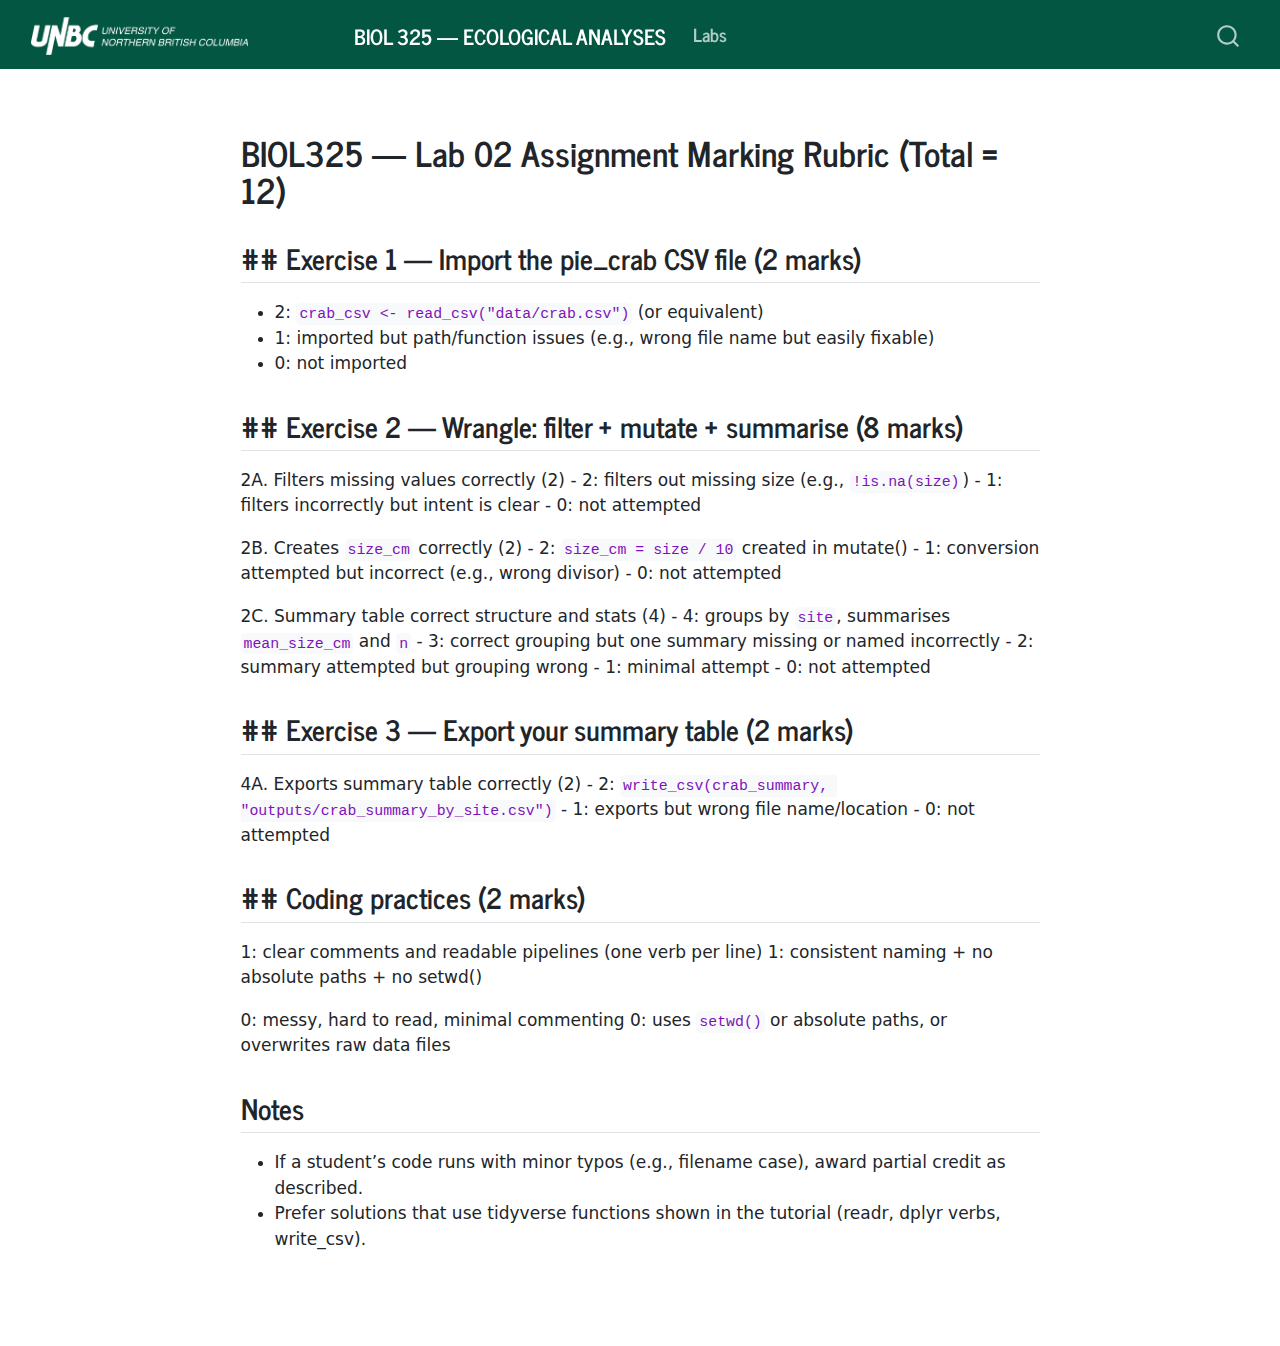
<file: docs/files/lab02/assignment01-rubric.html>
<!DOCTYPE html>
<html xmlns="http://www.w3.org/1999/xhtml" lang="en" xml:lang="en"><head>

<meta charset="utf-8">
<meta name="generator" content="quarto-1.5.43">

<meta name="viewport" content="width=device-width, initial-scale=1.0, user-scalable=yes">


<title>BIOL 325 — Ecological Analyses – assignment01-rubric</title>
<style>
code{white-space: pre-wrap;}
span.smallcaps{font-variant: small-caps;}
div.columns{display: flex; gap: min(4vw, 1.5em);}
div.column{flex: auto; overflow-x: auto;}
div.hanging-indent{margin-left: 1.5em; text-indent: -1.5em;}
ul.task-list{list-style: none;}
ul.task-list li input[type="checkbox"] {
  width: 0.8em;
  margin: 0 0.8em 0.2em -1em; /* quarto-specific, see https://github.com/quarto-dev/quarto-cli/issues/4556 */ 
  vertical-align: middle;
}
</style>


<script src="../../site_libs/quarto-nav/quarto-nav.js"></script>
<script src="../../site_libs/quarto-nav/headroom.min.js"></script>
<script src="../../site_libs/clipboard/clipboard.min.js"></script>
<script src="../../site_libs/quarto-search/autocomplete.umd.js"></script>
<script src="../../site_libs/quarto-search/fuse.min.js"></script>
<script src="../../site_libs/quarto-search/quarto-search.js"></script>
<meta name="quarto:offset" content="../../">
<script src="../../site_libs/quarto-html/quarto.js"></script>
<script src="../../site_libs/quarto-html/popper.min.js"></script>
<script src="../../site_libs/quarto-html/tippy.umd.min.js"></script>
<script src="../../site_libs/quarto-html/anchor.min.js"></script>
<link href="../../site_libs/quarto-html/tippy.css" rel="stylesheet">
<link href="../../site_libs/quarto-html/quarto-syntax-highlighting.css" rel="stylesheet" id="quarto-text-highlighting-styles">
<script src="../../site_libs/bootstrap/bootstrap.min.js"></script>
<link href="../../site_libs/bootstrap/bootstrap-icons.css" rel="stylesheet">
<link href="../../site_libs/bootstrap/bootstrap.min.css" rel="stylesheet" id="quarto-bootstrap" data-mode="light">
<script id="quarto-search-options" type="application/json">{
  "location": "navbar",
  "copy-button": false,
  "collapse-after": 3,
  "panel-placement": "end",
  "type": "overlay",
  "limit": 50,
  "keyboard-shortcut": [
    "f",
    "/",
    "s"
  ],
  "show-item-context": false,
  "language": {
    "search-no-results-text": "No results",
    "search-matching-documents-text": "matching documents",
    "search-copy-link-title": "Copy link to search",
    "search-hide-matches-text": "Hide additional matches",
    "search-more-match-text": "more match in this document",
    "search-more-matches-text": "more matches in this document",
    "search-clear-button-title": "Clear",
    "search-text-placeholder": "",
    "search-detached-cancel-button-title": "Cancel",
    "search-submit-button-title": "Submit",
    "search-label": "Search"
  }
}</script>


<link rel="stylesheet" href="../../styles.css">
</head>

<body class="nav-fixed fullcontent">

<div id="quarto-search-results"></div>
  <header id="quarto-header" class="headroom fixed-top">
    <nav class="navbar navbar-expand-lg " data-bs-theme="dark">
      <div class="navbar-container container-fluid">
      <div class="navbar-brand-container mx-auto">
    <a href="../../index.html" class="navbar-brand navbar-brand-logo">
    <img src="../../images/unbc_logo.png" alt="" class="navbar-logo">
    </a>
    <a class="navbar-brand" href="../../index.html">
    <span class="navbar-title">BIOL 325 — Ecological Analyses</span>
    </a>
  </div>
            <div id="quarto-search" class="" title="Search"></div>
          <button class="navbar-toggler" type="button" data-bs-toggle="collapse" data-bs-target="#navbarCollapse" aria-controls="navbarCollapse" role="menu" aria-expanded="false" aria-label="Toggle navigation" onclick="if (window.quartoToggleHeadroom) { window.quartoToggleHeadroom(); }">
  <span class="navbar-toggler-icon"></span>
</button>
          <div class="collapse navbar-collapse" id="navbarCollapse">
            <ul class="navbar-nav navbar-nav-scroll me-auto">
  <li class="nav-item">
    <a class="nav-link" href="../../index.html"> 
<span class="menu-text">Labs</span></a>
  </li>  
</ul>
          </div> <!-- /navcollapse -->
            <div class="quarto-navbar-tools">
</div>
      </div> <!-- /container-fluid -->
    </nav>
</header>
<!-- content -->
<div id="quarto-content" class="quarto-container page-columns page-rows-contents page-layout-article page-navbar">
<!-- sidebar -->
<!-- margin-sidebar -->
    
<!-- main -->
<main class="content" id="quarto-document-content">




<section id="biol325-lab-02-assignment-marking-rubric-total-12" class="level1">
<h1>BIOL325 — Lab 02 Assignment Marking Rubric (Total = 12)</h1>
<section id="exercise-1-import-the-pie_crab-csv-file-2-marks" class="level2">
<h2 class="anchored" data-anchor-id="exercise-1-import-the-pie_crab-csv-file-2-marks">## Exercise 1 — Import the pie_crab CSV file (2 marks)</h2>
<ul>
<li>2: <code>crab_csv &lt;- read_csv("data/crab.csv")</code> (or equivalent)</li>
<li>1: imported but path/function issues (e.g., wrong file name but easily fixable)</li>
<li>0: not imported</li>
</ul>
</section>
<section id="exercise-2-wrangle-filter-mutate-summarise-8-marks" class="level2">
<h2 class="anchored" data-anchor-id="exercise-2-wrangle-filter-mutate-summarise-8-marks">## Exercise 2 — Wrangle: filter + mutate + summarise (8 marks)</h2>
<p>2A. Filters missing values correctly (2) - 2: filters out missing size (e.g., <code>!is.na(size)</code>) - 1: filters incorrectly but intent is clear - 0: not attempted</p>
<p>2B. Creates <code>size_cm</code> correctly (2) - 2: <code>size_cm = size / 10</code> created in mutate() - 1: conversion attempted but incorrect (e.g., wrong divisor) - 0: not attempted</p>
<p>2C. Summary table correct structure and stats (4) - 4: groups by <code>site</code>, summarises <code>mean_size_cm</code> and <code>n</code> - 3: correct grouping but one summary missing or named incorrectly - 2: summary attempted but grouping wrong - 1: minimal attempt - 0: not attempted</p>
</section>
<section id="exercise-3-export-your-summary-table-2-marks" class="level2">
<h2 class="anchored" data-anchor-id="exercise-3-export-your-summary-table-2-marks">## Exercise 3 — Export your summary table (2 marks)</h2>
<p>4A. Exports summary table correctly (2) - 2: <code>write_csv(crab_summary, "outputs/crab_summary_by_site.csv")</code> - 1: exports but wrong file name/location - 0: not attempted</p>
</section>
<section id="coding-practices-2-marks" class="level2">
<h2 class="anchored" data-anchor-id="coding-practices-2-marks">## Coding practices (2 marks)</h2>
<p>1: clear comments and readable pipelines (one verb per line) 1: consistent naming + no absolute paths + no setwd()</p>
<p>0: messy, hard to read, minimal commenting 0: uses <code>setwd()</code> or absolute paths, or overwrites raw data files</p>
</section>
<section id="notes" class="level2">
<h2 class="anchored" data-anchor-id="notes">Notes</h2>
<ul>
<li>If a student’s code runs with minor typos (e.g., filename case), award partial credit as described.</li>
<li>Prefer solutions that use tidyverse functions shown in the tutorial (readr, dplyr verbs, write_csv).</li>
</ul>


</section>
</section>

</main> <!-- /main -->
<script id="quarto-html-after-body" type="application/javascript">
window.document.addEventListener("DOMContentLoaded", function (event) {
  const toggleBodyColorMode = (bsSheetEl) => {
    const mode = bsSheetEl.getAttribute("data-mode");
    const bodyEl = window.document.querySelector("body");
    if (mode === "dark") {
      bodyEl.classList.add("quarto-dark");
      bodyEl.classList.remove("quarto-light");
    } else {
      bodyEl.classList.add("quarto-light");
      bodyEl.classList.remove("quarto-dark");
    }
  }
  const toggleBodyColorPrimary = () => {
    const bsSheetEl = window.document.querySelector("link#quarto-bootstrap");
    if (bsSheetEl) {
      toggleBodyColorMode(bsSheetEl);
    }
  }
  toggleBodyColorPrimary();  
  const icon = "";
  const anchorJS = new window.AnchorJS();
  anchorJS.options = {
    placement: 'right',
    icon: icon
  };
  anchorJS.add('.anchored');
  const isCodeAnnotation = (el) => {
    for (const clz of el.classList) {
      if (clz.startsWith('code-annotation-')) {                     
        return true;
      }
    }
    return false;
  }
  const onCopySuccess = function(e) {
    // button target
    const button = e.trigger;
    // don't keep focus
    button.blur();
    // flash "checked"
    button.classList.add('code-copy-button-checked');
    var currentTitle = button.getAttribute("title");
    button.setAttribute("title", "Copied!");
    let tooltip;
    if (window.bootstrap) {
      button.setAttribute("data-bs-toggle", "tooltip");
      button.setAttribute("data-bs-placement", "left");
      button.setAttribute("data-bs-title", "Copied!");
      tooltip = new bootstrap.Tooltip(button, 
        { trigger: "manual", 
          customClass: "code-copy-button-tooltip",
          offset: [0, -8]});
      tooltip.show();    
    }
    setTimeout(function() {
      if (tooltip) {
        tooltip.hide();
        button.removeAttribute("data-bs-title");
        button.removeAttribute("data-bs-toggle");
        button.removeAttribute("data-bs-placement");
      }
      button.setAttribute("title", currentTitle);
      button.classList.remove('code-copy-button-checked');
    }, 1000);
    // clear code selection
    e.clearSelection();
  }
  const getTextToCopy = function(trigger) {
      const codeEl = trigger.previousElementSibling.cloneNode(true);
      for (const childEl of codeEl.children) {
        if (isCodeAnnotation(childEl)) {
          childEl.remove();
        }
      }
      return codeEl.innerText;
  }
  const clipboard = new window.ClipboardJS('.code-copy-button:not([data-in-quarto-modal])', {
    text: getTextToCopy
  });
  clipboard.on('success', onCopySuccess);
  if (window.document.getElementById('quarto-embedded-source-code-modal')) {
    // For code content inside modals, clipBoardJS needs to be initialized with a container option
    // TODO: Check when it could be a function (https://github.com/zenorocha/clipboard.js/issues/860)
    const clipboardModal = new window.ClipboardJS('.code-copy-button[data-in-quarto-modal]', {
      text: getTextToCopy,
      container: window.document.getElementById('quarto-embedded-source-code-modal')
    });
    clipboardModal.on('success', onCopySuccess);
  }
    var localhostRegex = new RegExp(/^(?:http|https):\/\/localhost\:?[0-9]*\//);
    var mailtoRegex = new RegExp(/^mailto:/);
      var filterRegex = new RegExp('/' + window.location.host + '/');
    var isInternal = (href) => {
        return filterRegex.test(href) || localhostRegex.test(href) || mailtoRegex.test(href);
    }
    // Inspect non-navigation links and adorn them if external
 	var links = window.document.querySelectorAll('a[href]:not(.nav-link):not(.navbar-brand):not(.toc-action):not(.sidebar-link):not(.sidebar-item-toggle):not(.pagination-link):not(.no-external):not([aria-hidden]):not(.dropdown-item):not(.quarto-navigation-tool):not(.about-link)');
    for (var i=0; i<links.length; i++) {
      const link = links[i];
      if (!isInternal(link.href)) {
        // undo the damage that might have been done by quarto-nav.js in the case of
        // links that we want to consider external
        if (link.dataset.originalHref !== undefined) {
          link.href = link.dataset.originalHref;
        }
      }
    }
  function tippyHover(el, contentFn, onTriggerFn, onUntriggerFn) {
    const config = {
      allowHTML: true,
      maxWidth: 500,
      delay: 100,
      arrow: false,
      appendTo: function(el) {
          return el.parentElement;
      },
      interactive: true,
      interactiveBorder: 10,
      theme: 'quarto',
      placement: 'bottom-start',
    };
    if (contentFn) {
      config.content = contentFn;
    }
    if (onTriggerFn) {
      config.onTrigger = onTriggerFn;
    }
    if (onUntriggerFn) {
      config.onUntrigger = onUntriggerFn;
    }
    window.tippy(el, config); 
  }
  const noterefs = window.document.querySelectorAll('a[role="doc-noteref"]');
  for (var i=0; i<noterefs.length; i++) {
    const ref = noterefs[i];
    tippyHover(ref, function() {
      // use id or data attribute instead here
      let href = ref.getAttribute('data-footnote-href') || ref.getAttribute('href');
      try { href = new URL(href).hash; } catch {}
      const id = href.replace(/^#\/?/, "");
      const note = window.document.getElementById(id);
      if (note) {
        return note.innerHTML;
      } else {
        return "";
      }
    });
  }
  const xrefs = window.document.querySelectorAll('a.quarto-xref');
  const processXRef = (id, note) => {
    // Strip column container classes
    const stripColumnClz = (el) => {
      el.classList.remove("page-full", "page-columns");
      if (el.children) {
        for (const child of el.children) {
          stripColumnClz(child);
        }
      }
    }
    stripColumnClz(note)
    if (id === null || id.startsWith('sec-')) {
      // Special case sections, only their first couple elements
      const container = document.createElement("div");
      if (note.children && note.children.length > 2) {
        container.appendChild(note.children[0].cloneNode(true));
        for (let i = 1; i < note.children.length; i++) {
          const child = note.children[i];
          if (child.tagName === "P" && child.innerText === "") {
            continue;
          } else {
            container.appendChild(child.cloneNode(true));
            break;
          }
        }
        if (window.Quarto?.typesetMath) {
          window.Quarto.typesetMath(container);
        }
        return container.innerHTML
      } else {
        if (window.Quarto?.typesetMath) {
          window.Quarto.typesetMath(note);
        }
        return note.innerHTML;
      }
    } else {
      // Remove any anchor links if they are present
      const anchorLink = note.querySelector('a.anchorjs-link');
      if (anchorLink) {
        anchorLink.remove();
      }
      if (window.Quarto?.typesetMath) {
        window.Quarto.typesetMath(note);
      }
      // TODO in 1.5, we should make sure this works without a callout special case
      if (note.classList.contains("callout")) {
        return note.outerHTML;
      } else {
        return note.innerHTML;
      }
    }
  }
  for (var i=0; i<xrefs.length; i++) {
    const xref = xrefs[i];
    tippyHover(xref, undefined, function(instance) {
      instance.disable();
      let url = xref.getAttribute('href');
      let hash = undefined; 
      if (url.startsWith('#')) {
        hash = url;
      } else {
        try { hash = new URL(url).hash; } catch {}
      }
      if (hash) {
        const id = hash.replace(/^#\/?/, "");
        const note = window.document.getElementById(id);
        if (note !== null) {
          try {
            const html = processXRef(id, note.cloneNode(true));
            instance.setContent(html);
          } finally {
            instance.enable();
            instance.show();
          }
        } else {
          // See if we can fetch this
          fetch(url.split('#')[0])
          .then(res => res.text())
          .then(html => {
            const parser = new DOMParser();
            const htmlDoc = parser.parseFromString(html, "text/html");
            const note = htmlDoc.getElementById(id);
            if (note !== null) {
              const html = processXRef(id, note);
              instance.setContent(html);
            } 
          }).finally(() => {
            instance.enable();
            instance.show();
          });
        }
      } else {
        // See if we can fetch a full url (with no hash to target)
        // This is a special case and we should probably do some content thinning / targeting
        fetch(url)
        .then(res => res.text())
        .then(html => {
          const parser = new DOMParser();
          const htmlDoc = parser.parseFromString(html, "text/html");
          const note = htmlDoc.querySelector('main.content');
          if (note !== null) {
            // This should only happen for chapter cross references
            // (since there is no id in the URL)
            // remove the first header
            if (note.children.length > 0 && note.children[0].tagName === "HEADER") {
              note.children[0].remove();
            }
            const html = processXRef(null, note);
            instance.setContent(html);
          } 
        }).finally(() => {
          instance.enable();
          instance.show();
        });
      }
    }, function(instance) {
    });
  }
      let selectedAnnoteEl;
      const selectorForAnnotation = ( cell, annotation) => {
        let cellAttr = 'data-code-cell="' + cell + '"';
        let lineAttr = 'data-code-annotation="' +  annotation + '"';
        const selector = 'span[' + cellAttr + '][' + lineAttr + ']';
        return selector;
      }
      const selectCodeLines = (annoteEl) => {
        const doc = window.document;
        const targetCell = annoteEl.getAttribute("data-target-cell");
        const targetAnnotation = annoteEl.getAttribute("data-target-annotation");
        const annoteSpan = window.document.querySelector(selectorForAnnotation(targetCell, targetAnnotation));
        const lines = annoteSpan.getAttribute("data-code-lines").split(",");
        const lineIds = lines.map((line) => {
          return targetCell + "-" + line;
        })
        let top = null;
        let height = null;
        let parent = null;
        if (lineIds.length > 0) {
            //compute the position of the single el (top and bottom and make a div)
            const el = window.document.getElementById(lineIds[0]);
            top = el.offsetTop;
            height = el.offsetHeight;
            parent = el.parentElement.parentElement;
          if (lineIds.length > 1) {
            const lastEl = window.document.getElementById(lineIds[lineIds.length - 1]);
            const bottom = lastEl.offsetTop + lastEl.offsetHeight;
            height = bottom - top;
          }
          if (top !== null && height !== null && parent !== null) {
            // cook up a div (if necessary) and position it 
            let div = window.document.getElementById("code-annotation-line-highlight");
            if (div === null) {
              div = window.document.createElement("div");
              div.setAttribute("id", "code-annotation-line-highlight");
              div.style.position = 'absolute';
              parent.appendChild(div);
            }
            div.style.top = top - 2 + "px";
            div.style.height = height + 4 + "px";
            div.style.left = 0;
            let gutterDiv = window.document.getElementById("code-annotation-line-highlight-gutter");
            if (gutterDiv === null) {
              gutterDiv = window.document.createElement("div");
              gutterDiv.setAttribute("id", "code-annotation-line-highlight-gutter");
              gutterDiv.style.position = 'absolute';
              const codeCell = window.document.getElementById(targetCell);
              const gutter = codeCell.querySelector('.code-annotation-gutter');
              gutter.appendChild(gutterDiv);
            }
            gutterDiv.style.top = top - 2 + "px";
            gutterDiv.style.height = height + 4 + "px";
          }
          selectedAnnoteEl = annoteEl;
        }
      };
      const unselectCodeLines = () => {
        const elementsIds = ["code-annotation-line-highlight", "code-annotation-line-highlight-gutter"];
        elementsIds.forEach((elId) => {
          const div = window.document.getElementById(elId);
          if (div) {
            div.remove();
          }
        });
        selectedAnnoteEl = undefined;
      };
        // Handle positioning of the toggle
    window.addEventListener(
      "resize",
      throttle(() => {
        elRect = undefined;
        if (selectedAnnoteEl) {
          selectCodeLines(selectedAnnoteEl);
        }
      }, 10)
    );
    function throttle(fn, ms) {
    let throttle = false;
    let timer;
      return (...args) => {
        if(!throttle) { // first call gets through
            fn.apply(this, args);
            throttle = true;
        } else { // all the others get throttled
            if(timer) clearTimeout(timer); // cancel #2
            timer = setTimeout(() => {
              fn.apply(this, args);
              timer = throttle = false;
            }, ms);
        }
      };
    }
      // Attach click handler to the DT
      const annoteDls = window.document.querySelectorAll('dt[data-target-cell]');
      for (const annoteDlNode of annoteDls) {
        annoteDlNode.addEventListener('click', (event) => {
          const clickedEl = event.target;
          if (clickedEl !== selectedAnnoteEl) {
            unselectCodeLines();
            const activeEl = window.document.querySelector('dt[data-target-cell].code-annotation-active');
            if (activeEl) {
              activeEl.classList.remove('code-annotation-active');
            }
            selectCodeLines(clickedEl);
            clickedEl.classList.add('code-annotation-active');
          } else {
            // Unselect the line
            unselectCodeLines();
            clickedEl.classList.remove('code-annotation-active');
          }
        });
      }
  const findCites = (el) => {
    const parentEl = el.parentElement;
    if (parentEl) {
      const cites = parentEl.dataset.cites;
      if (cites) {
        return {
          el,
          cites: cites.split(' ')
        };
      } else {
        return findCites(el.parentElement)
      }
    } else {
      return undefined;
    }
  };
  var bibliorefs = window.document.querySelectorAll('a[role="doc-biblioref"]');
  for (var i=0; i<bibliorefs.length; i++) {
    const ref = bibliorefs[i];
    const citeInfo = findCites(ref);
    if (citeInfo) {
      tippyHover(citeInfo.el, function() {
        var popup = window.document.createElement('div');
        citeInfo.cites.forEach(function(cite) {
          var citeDiv = window.document.createElement('div');
          citeDiv.classList.add('hanging-indent');
          citeDiv.classList.add('csl-entry');
          var biblioDiv = window.document.getElementById('ref-' + cite);
          if (biblioDiv) {
            citeDiv.innerHTML = biblioDiv.innerHTML;
          }
          popup.appendChild(citeDiv);
        });
        return popup.innerHTML;
      });
    }
  }
});
</script>
</div> <!-- /content -->




</body></html>
</file>
<file: _site/site_libs/quarto-html/tippy.css>
.tippy-box[data-animation=fade][data-state=hidden]{opacity:0}[data-tippy-root]{max-width:calc(100vw - 10px)}.tippy-box{position:relative;background-color:#333;color:#fff;border-radius:4px;font-size:14px;line-height:1.4;white-space:normal;outline:0;transition-property:transform,visibility,opacity}.tippy-box[data-placement^=top]>.tippy-arrow{bottom:0}.tippy-box[data-placement^=top]>.tippy-arrow:before{bottom:-7px;left:0;border-width:8px 8px 0;border-top-color:initial;transform-origin:center top}.tippy-box[data-placement^=bottom]>.tippy-arrow{top:0}.tippy-box[data-placement^=bottom]>.tippy-arrow:before{top:-7px;left:0;border-width:0 8px 8px;border-bottom-color:initial;transform-origin:center bottom}.tippy-box[data-placement^=left]>.tippy-arrow{right:0}.tippy-box[data-placement^=left]>.tippy-arrow:before{border-width:8px 0 8px 8px;border-left-color:initial;right:-7px;transform-origin:center left}.tippy-box[data-placement^=right]>.tippy-arrow{left:0}.tippy-box[data-placement^=right]>.tippy-arrow:before{left:-7px;border-width:8px 8px 8px 0;border-right-color:initial;transform-origin:center right}.tippy-box[data-inertia][data-state=visible]{transition-timing-function:cubic-bezier(.54,1.5,.38,1.11)}.tippy-arrow{width:16px;height:16px;color:#333}.tippy-arrow:before{content:"";position:absolute;border-color:transparent;border-style:solid}.tippy-content{position:relative;padding:5px 9px;z-index:1}
</file>
<file: _site/site_libs/quarto-html/quarto-syntax-highlighting.css>
/* quarto syntax highlight colors */
:root {
  --quarto-hl-ot-color: #003B4F;
  --quarto-hl-at-color: #657422;
  --quarto-hl-ss-color: #20794D;
  --quarto-hl-an-color: #5E5E5E;
  --quarto-hl-fu-color: #4758AB;
  --quarto-hl-st-color: #20794D;
  --quarto-hl-cf-color: #003B4F;
  --quarto-hl-op-color: #5E5E5E;
  --quarto-hl-er-color: #AD0000;
  --quarto-hl-bn-color: #AD0000;
  --quarto-hl-al-color: #AD0000;
  --quarto-hl-va-color: #111111;
  --quarto-hl-bu-color: inherit;
  --quarto-hl-ex-color: inherit;
  --quarto-hl-pp-color: #AD0000;
  --quarto-hl-in-color: #5E5E5E;
  --quarto-hl-vs-color: #20794D;
  --quarto-hl-wa-color: #5E5E5E;
  --quarto-hl-do-color: #5E5E5E;
  --quarto-hl-im-color: #00769E;
  --quarto-hl-ch-color: #20794D;
  --quarto-hl-dt-color: #AD0000;
  --quarto-hl-fl-color: #AD0000;
  --quarto-hl-co-color: #5E5E5E;
  --quarto-hl-cv-color: #5E5E5E;
  --quarto-hl-cn-color: #8f5902;
  --quarto-hl-sc-color: #5E5E5E;
  --quarto-hl-dv-color: #AD0000;
  --quarto-hl-kw-color: #003B4F;
}

/* other quarto variables */
:root {
  --quarto-font-monospace: SFMono-Regular, Menlo, Monaco, Consolas, "Liberation Mono", "Courier New", monospace;
}

pre > code.sourceCode > span {
  color: #003B4F;
}

code span {
  color: #003B4F;
}

code.sourceCode > span {
  color: #003B4F;
}

div.sourceCode,
div.sourceCode pre.sourceCode {
  color: #003B4F;
}

code span.ot {
  color: #003B4F;
  font-style: inherit;
}

code span.at {
  color: #657422;
  font-style: inherit;
}

code span.ss {
  color: #20794D;
  font-style: inherit;
}

code span.an {
  color: #5E5E5E;
  font-style: inherit;
}

code span.fu {
  color: #4758AB;
  font-style: inherit;
}

code span.st {
  color: #20794D;
  font-style: inherit;
}

code span.cf {
  color: #003B4F;
  font-weight: bold;
  font-style: inherit;
}

code span.op {
  color: #5E5E5E;
  font-style: inherit;
}

code span.er {
  color: #AD0000;
  font-style: inherit;
}

code span.bn {
  color: #AD0000;
  font-style: inherit;
}

code span.al {
  color: #AD0000;
  font-style: inherit;
}

code span.va {
  color: #111111;
  font-style: inherit;
}

code span.bu {
  font-style: inherit;
}

code span.ex {
  font-style: inherit;
}

code span.pp {
  color: #AD0000;
  font-style: inherit;
}

code span.in {
  color: #5E5E5E;
  font-style: inherit;
}

code span.vs {
  color: #20794D;
  font-style: inherit;
}

code span.wa {
  color: #5E5E5E;
  font-style: italic;
}

code span.do {
  color: #5E5E5E;
  font-style: italic;
}

code span.im {
  color: #00769E;
  font-style: inherit;
}

code span.ch {
  color: #20794D;
  font-style: inherit;
}

code span.dt {
  color: #AD0000;
  font-style: inherit;
}

code span.fl {
  color: #AD0000;
  font-style: inherit;
}

code span.co {
  color: #5E5E5E;
  font-style: inherit;
}

code span.cv {
  color: #5E5E5E;
  font-style: italic;
}

code span.cn {
  color: #8f5902;
  font-style: inherit;
}

code span.sc {
  color: #5E5E5E;
  font-style: inherit;
}

code span.dv {
  color: #AD0000;
  font-style: inherit;
}

code span.kw {
  color: #003B4F;
  font-weight: bold;
  font-style: inherit;
}

.prevent-inlining {
  content: "</";
}

/*# sourceMappingURL=debc5d5d77c3f9108843748ff7464032.css.map */
</file>
<file: _site/styles.css>
/* css styles */
</file>
<file: docs/site_libs/quarto-html/tippy.css>
.tippy-box[data-animation=fade][data-state=hidden]{opacity:0}[data-tippy-root]{max-width:calc(100vw - 10px)}.tippy-box{position:relative;background-color:#333;color:#fff;border-radius:4px;font-size:14px;line-height:1.4;white-space:normal;outline:0;transition-property:transform,visibility,opacity}.tippy-box[data-placement^=top]>.tippy-arrow{bottom:0}.tippy-box[data-placement^=top]>.tippy-arrow:before{bottom:-7px;left:0;border-width:8px 8px 0;border-top-color:initial;transform-origin:center top}.tippy-box[data-placement^=bottom]>.tippy-arrow{top:0}.tippy-box[data-placement^=bottom]>.tippy-arrow:before{top:-7px;left:0;border-width:0 8px 8px;border-bottom-color:initial;transform-origin:center bottom}.tippy-box[data-placement^=left]>.tippy-arrow{right:0}.tippy-box[data-placement^=left]>.tippy-arrow:before{border-width:8px 0 8px 8px;border-left-color:initial;right:-7px;transform-origin:center left}.tippy-box[data-placement^=right]>.tippy-arrow{left:0}.tippy-box[data-placement^=right]>.tippy-arrow:before{left:-7px;border-width:8px 8px 8px 0;border-right-color:initial;transform-origin:center right}.tippy-box[data-inertia][data-state=visible]{transition-timing-function:cubic-bezier(.54,1.5,.38,1.11)}.tippy-arrow{width:16px;height:16px;color:#333}.tippy-arrow:before{content:"";position:absolute;border-color:transparent;border-style:solid}.tippy-content{position:relative;padding:5px 9px;z-index:1}
</file>
<file: docs/site_libs/quarto-html/quarto-syntax-highlighting.css>
/* quarto syntax highlight colors */
:root {
  --quarto-hl-ot-color: #003B4F;
  --quarto-hl-at-color: #657422;
  --quarto-hl-ss-color: #20794D;
  --quarto-hl-an-color: #5E5E5E;
  --quarto-hl-fu-color: #4758AB;
  --quarto-hl-st-color: #20794D;
  --quarto-hl-cf-color: #003B4F;
  --quarto-hl-op-color: #5E5E5E;
  --quarto-hl-er-color: #AD0000;
  --quarto-hl-bn-color: #AD0000;
  --quarto-hl-al-color: #AD0000;
  --quarto-hl-va-color: #111111;
  --quarto-hl-bu-color: inherit;
  --quarto-hl-ex-color: inherit;
  --quarto-hl-pp-color: #AD0000;
  --quarto-hl-in-color: #5E5E5E;
  --quarto-hl-vs-color: #20794D;
  --quarto-hl-wa-color: #5E5E5E;
  --quarto-hl-do-color: #5E5E5E;
  --quarto-hl-im-color: #00769E;
  --quarto-hl-ch-color: #20794D;
  --quarto-hl-dt-color: #AD0000;
  --quarto-hl-fl-color: #AD0000;
  --quarto-hl-co-color: #5E5E5E;
  --quarto-hl-cv-color: #5E5E5E;
  --quarto-hl-cn-color: #8f5902;
  --quarto-hl-sc-color: #5E5E5E;
  --quarto-hl-dv-color: #AD0000;
  --quarto-hl-kw-color: #003B4F;
}

/* other quarto variables */
:root {
  --quarto-font-monospace: SFMono-Regular, Menlo, Monaco, Consolas, "Liberation Mono", "Courier New", monospace;
}

pre > code.sourceCode > span {
  color: #003B4F;
}

code span {
  color: #003B4F;
}

code.sourceCode > span {
  color: #003B4F;
}

div.sourceCode,
div.sourceCode pre.sourceCode {
  color: #003B4F;
}

code span.ot {
  color: #003B4F;
  font-style: inherit;
}

code span.at {
  color: #657422;
  font-style: inherit;
}

code span.ss {
  color: #20794D;
  font-style: inherit;
}

code span.an {
  color: #5E5E5E;
  font-style: inherit;
}

code span.fu {
  color: #4758AB;
  font-style: inherit;
}

code span.st {
  color: #20794D;
  font-style: inherit;
}

code span.cf {
  color: #003B4F;
  font-weight: bold;
  font-style: inherit;
}

code span.op {
  color: #5E5E5E;
  font-style: inherit;
}

code span.er {
  color: #AD0000;
  font-style: inherit;
}

code span.bn {
  color: #AD0000;
  font-style: inherit;
}

code span.al {
  color: #AD0000;
  font-style: inherit;
}

code span.va {
  color: #111111;
  font-style: inherit;
}

code span.bu {
  font-style: inherit;
}

code span.ex {
  font-style: inherit;
}

code span.pp {
  color: #AD0000;
  font-style: inherit;
}

code span.in {
  color: #5E5E5E;
  font-style: inherit;
}

code span.vs {
  color: #20794D;
  font-style: inherit;
}

code span.wa {
  color: #5E5E5E;
  font-style: italic;
}

code span.do {
  color: #5E5E5E;
  font-style: italic;
}

code span.im {
  color: #00769E;
  font-style: inherit;
}

code span.ch {
  color: #20794D;
  font-style: inherit;
}

code span.dt {
  color: #AD0000;
  font-style: inherit;
}

code span.fl {
  color: #AD0000;
  font-style: inherit;
}

code span.co {
  color: #5E5E5E;
  font-style: inherit;
}

code span.cv {
  color: #5E5E5E;
  font-style: italic;
}

code span.cn {
  color: #8f5902;
  font-style: inherit;
}

code span.sc {
  color: #5E5E5E;
  font-style: inherit;
}

code span.dv {
  color: #AD0000;
  font-style: inherit;
}

code span.kw {
  color: #003B4F;
  font-weight: bold;
  font-style: inherit;
}

.prevent-inlining {
  content: "</";
}

/*# sourceMappingURL=debc5d5d77c3f9108843748ff7464032.css.map */
</file>
<file: docs/styles.css>
/* css styles */

/* Logo sizing */
.navbar-brand img {
  max-height: 38px;
  margin-right: 5.75rem;
  width: auto;
}

.navbar-brand span,
.navbar-brand .navbar-title {
  font-size: 1.25rem;
  color: white !important;
  font-weight: 600;
}


/* Author name */
.quarto-title-meta-contents {
  font-size: 1.25rem !important;
}

/* Author title (e.g., Instructors) */
.quarto-title-meta-heading {
  font-size: 1.5rem !important;
}
</file>
